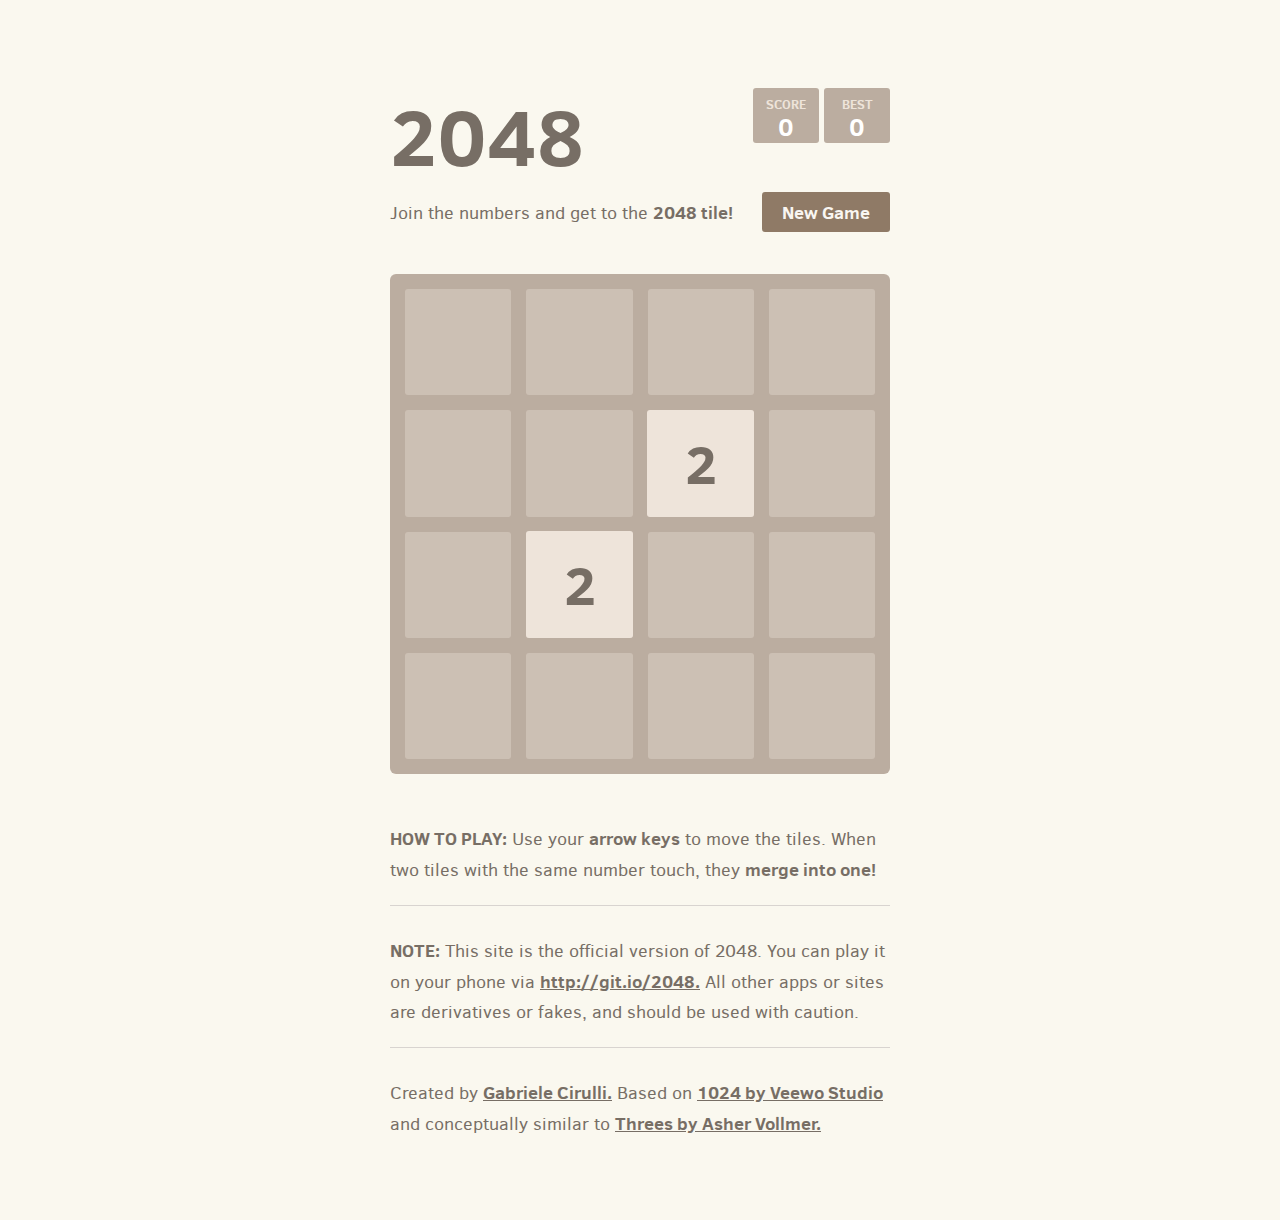
<file: games/2048/index.html>
<!DOCTYPE html>
<html>
<head>
  <meta charset="utf-8">
  <title>2048</title>

  <link href="style/main.css" rel="stylesheet" type="text/css">
  <link rel="shortcut icon" href="favicon.ico">
  <link rel="apple-touch-icon" href="meta/apple-touch-icon.png">
  <link rel="apple-touch-startup-image" href="meta/apple-touch-startup-image-640x1096.png" media="(device-width: 320px) and (device-height: 568px) and (-webkit-device-pixel-ratio: 2)"> <!-- iPhone 5+ -->
  <link rel="apple-touch-startup-image" href="meta/apple-touch-startup-image-640x920.png"  media="(device-width: 320px) and (device-height: 480px) and (-webkit-device-pixel-ratio: 2)"> <!-- iPhone, retina -->
  <meta name="apple-mobile-web-app-capable" content="yes">
  <meta name="apple-mobile-web-app-status-bar-style" content="black">

  <meta name="HandheldFriendly" content="True">
  <meta name="MobileOptimized" content="320">
  <meta name="viewport" content="width=device-width, target-densitydpi=160dpi, initial-scale=1.0, maximum-scale=1, user-scalable=no, minimal-ui">
</head>
<body>
  <div class="container">
    <div class="heading">
      <h1 class="title">2048</h1>
      <div class="scores-container">
        <div class="score-container">0</div>
        <div class="best-container">0</div>
      </div>
    </div>

    <div class="above-game">
      <p class="game-intro">Join the numbers and get to the <strong>2048 tile!</strong></p>
      <a class="restart-button">New Game</a>
    </div>

    <div class="game-container">
      <div class="game-message">
        <p></p>
        <div class="lower">
	        <a class="keep-playing-button">Keep going</a>
          <a class="retry-button">Try again</a>
        </div>
      </div>

      <div class="grid-container">
        <div class="grid-row">
          <div class="grid-cell"></div>
          <div class="grid-cell"></div>
          <div class="grid-cell"></div>
          <div class="grid-cell"></div>
        </div>
        <div class="grid-row">
          <div class="grid-cell"></div>
          <div class="grid-cell"></div>
          <div class="grid-cell"></div>
          <div class="grid-cell"></div>
        </div>
        <div class="grid-row">
          <div class="grid-cell"></div>
          <div class="grid-cell"></div>
          <div class="grid-cell"></div>
          <div class="grid-cell"></div>
        </div>
        <div class="grid-row">
          <div class="grid-cell"></div>
          <div class="grid-cell"></div>
          <div class="grid-cell"></div>
          <div class="grid-cell"></div>
        </div>
      </div>

      <div class="tile-container">

      </div>
    </div>

    <p class="game-explanation">
      <strong class="important">How to play:</strong> Use your <strong>arrow keys</strong> to move the tiles. When two tiles with the same number touch, they <strong>merge into one!</strong>
    </p>
    <hr>
    <p>
    <strong class="important">Note:</strong> This site is the official version of 2048. You can play it on your phone via <a href="http://git.io/2048">http://git.io/2048.</a> All other apps or sites are derivatives or fakes, and should be used with caution.
    </p>
    <hr>
    <p>
    Created by <a href="http://gabrielecirulli.com" target="_blank">Gabriele Cirulli.</a> Based on <a href="https://itunes.apple.com/us/app/1024!/id823499224" target="_blank">1024 by Veewo Studio</a> and conceptually similar to <a href="http://asherv.com/threes/" target="_blank">Threes by Asher Vollmer.</a>
    </p>
  </div>

  <script src="js/bind_polyfill.js"></script>
  <script src="js/classlist_polyfill.js"></script>
  <script src="js/animframe_polyfill.js"></script>
  <script src="js/keyboard_input_manager.js"></script>
  <script src="js/html_actuator.js"></script>
  <script src="js/grid.js"></script>
  <script src="js/tile.js"></script>
  <script src="js/local_storage_manager.js"></script>
  <script src="js/game_manager.js"></script>
  <script src="js/application.js"></script>
</body>
</html>
</file>
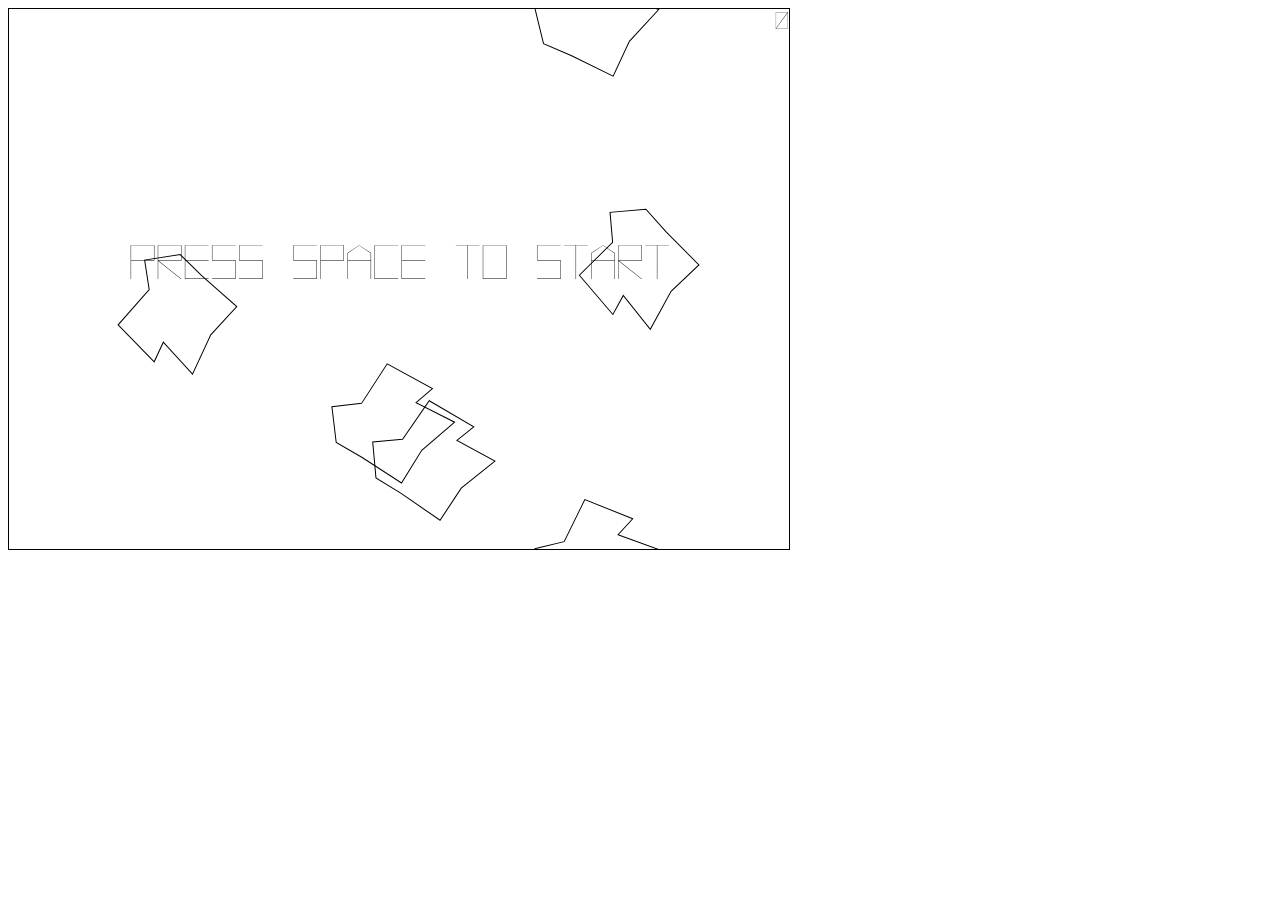
<file: games/asteroids/index.html>
<html>
  <head>
    <script src="jquery-1.4.1.min.js"></script>
    <script src="vector_battle_regular.typeface.js"></script>
    <script src="ipad.js"></script>
    <script src="game.js"></script>
    <style>
      #canvas { border:1px solid black; top:0px; left:0px; }
      .button { position:absolute; border:1px solid black; }
      #left-controls { position:absolute; left:1px; bottom:0px; display:none; }
      #right-controls { position:absolute; right:1px; bottom:0px; display:none; }
      #up { width:200px; height:100px; bottom:100px;}
      #left { width:100px; height:100px; bottom:0px;}
      #right { width:100px; height:100px; bottom:0px; left:100px; }
      #space { width:200px; height:200px; bottom:0px; right:0px; }
    </style>
  </head>
  <body>
    <div id="game-container">
      <canvas id="canvas" width="780" height="540"></canvas>
      <div id="left-controls">
        <div id="up" class='button'>THRUST</div>
        <div id="left" class='button'>LEFT</div>
        <div id="right" class='button'>RIGHT</div>
      </div>
      <div id="right-controls">
        <div id="space" class='button'>FIRE</div>
      </div>
    </div>
  </body>
</html>
</file>
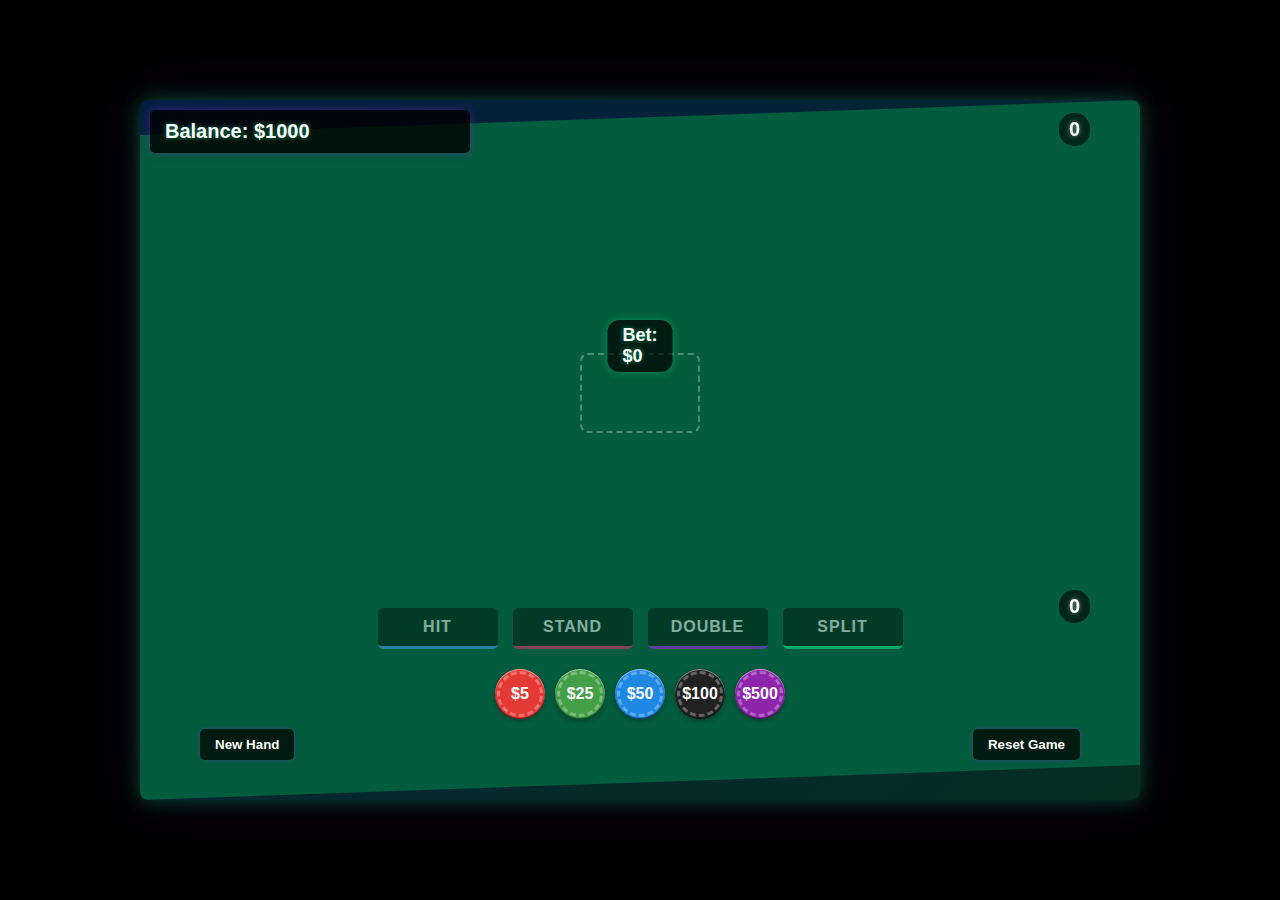
<file: games/blackjack/index.html>
<!DOCTYPE html>
<html lang="en">
<head>
    <meta charset="UTF-8">
    <meta name="viewport" content="width=device-width, initial-scale=1.0, maximum-scale=1.0, user-scalable=no">
    <link rel="icon" type="image/x-icon" href="favicon/favicon.ico">
    <title>Blackjack Game | A Simple Blackjack Game</title>
    <meta name="description" content="A simple and fun blackjack game that allows you to play against the dealer. The goal is to get as close to 21 as possible without going over.">

    <!-- Open Graph Meta Tags -->
    <meta property="og:title" content="Blackjack Game | A Simple Blackjack Game">
    <meta property="og:description" content="A simple and fun blackjack game that allows you to play against the dealer. The goal is to get as close to 21 as possible without going over.">
    <meta property="og:image" content="https://i.ibb.co/d4fJS5QZ/og-image.jpg">
    <meta property="og:url" content="https://saganaki22.github.io/Blackjack/">
    <meta property="og:type" content="website">
    
    <!-- Twitter Card Meta Tags -->
    <meta name="twitter:card" content="summary_large_image">
    <meta name="twitter:title" content="Blackjack Game | A Simple Blackjack Game">
    <meta name="twitter:description" content="A simple and fun blackjack game that allows you to play against the dealer. The goal is to get as close to 21 as possible without going over.">
    <meta name="twitter:image" content="https://i.ibb.co/d4fJS5QZ/og-image.jpg">
       <!-- Favicons -->
    <link rel="icon" type="image/png" sizes="32x32" href="favicon/favicon-32x32.png">
    <link rel="icon" type="image/png" sizes="16x16" href="favicon/favicon-16x16.png">
    <link rel="apple-touch-icon" sizes="180x180" href="favicon/apple-touch-icon.png">
    <link rel="manifest" href="favicon/site.webmanifest">
    <meta name="theme-color" content="#ffffff">
    <style>
        :root {
            --neon-purple: #b026ff;
            --neon-blue: #4da6ff;
            --neon-green: #00ff9d;
            --neon-red: #ff2a6d;
            --felt-green: #035c3d;
            --card-back: #1a237e;
            --chip-red: #e53935;
            --chip-blue: #1e88e5;
            --chip-green: #43a047;
            --chip-black: #212121;
            --chip-purple: #8e24aa;
        }

        * {
            margin: 0;
            padding: 0;
            box-sizing: border-box;
            font-family: 'Arial', sans-serif;
            user-select: none; /* Prevent text selection */
            -webkit-user-select: none; /* For Safari */
            -moz-user-select: none; /* For Firefox */
            -ms-user-select: none; /* For IE/Edge */
        }

        body {
            background-color: #000;
            color: white;
            min-height: 100vh;
            overflow: hidden;
            display: flex;
            flex-direction: column;
            justify-content: center;
            align-items: center;
        }

        .game-container {
            width: 1000px;
            height: 700px;
            position: relative;
            background: linear-gradient(145deg, #041e42, #052e20);
            border-radius: 8px;
            box-shadow: 0 0 20px rgba(0, 255, 157, 0.3), 
                        0 0 60px rgba(176, 38, 255, 0.1);
            overflow: hidden;
        }

        .game-container::before {
            content: '';
            position: absolute;
            top: 0;
            left: 0;
            right: 0;
            bottom: 0;
            background: var(--felt-green);
            clip-path: polygon(0 5%, 100% 0, 100% 95%, 0 100%);
            z-index: 0;
        }

        .table {
            position: relative;
            width: 100%;
            height: 100%;
            z-index: 1;
            padding: 20px;
            display: flex;
            flex-direction: column;
        }

        .info-panel {
            display: flex;
            justify-content: space-between;
            width: 320px;
            padding: 10px 15px;
            background: rgba(0,0,0,0.8);
            border-radius: 5px;
            margin: 10px 0 0 10px;
            color: white;
            font-size: 14px;
            box-shadow: 0 0 10px rgba(176, 38, 255, 0.3);
            z-index: 10;
            position: absolute;
            top: 0;
            left: 0;
        }

        .dealer-area, .player-area {
            display: flex;
            flex-direction: column;
            align-items: center;
            padding: 20px;
            flex: 1;
            position: relative;
        }

        .dealer-area {
            justify-content: flex-end;
        }

        .player-area {
            justify-content: flex-start;
        }

        .hand {
            display: flex;
            justify-content: center;
            height: 150px;
            width: 100%;
            position: relative;
        }

        .hand-value {
            position: absolute;
            font-size: 20px;
            color: white;
            text-shadow: 0 0 5px rgba(255,255,255,0.5);
            font-weight: bold;
            padding: 5px 10px;
            border-radius: 15px;
            background: rgba(0,0,0,0.6);
            backdrop-filter: blur(5px);
            z-index: 10;
        }

        .dealer-hand-value {
            top: -35px;
            right: 10px;
        }

        .player-hand-value {
            bottom: -35px;
            right: 10px;
        }

        .card {
            width: 100px;
            height: 140px;
            background-color: white;
            border-radius: 8px;
            margin: 0 -20px;
            position: relative;
            box-shadow: 0 2px 10px rgba(0,0,0,0.3);
            transition: transform 0.3s ease-out;
            transform-style: preserve-3d;
            transform: perspective(800px) rotateY(180deg);
            cursor: default;
        }

        .card.dealt {
            transform: perspective(800px) rotateY(0deg);
        }

        .card.hidden {
            transform: perspective(800px) rotateY(180deg);
        }

        .card-face, .card-back {
            position: absolute;
            width: 100%;
            height: 100%;
            backface-visibility: hidden;
            border-radius: 8px;
            display: flex;
            justify-content: center;
            align-items: center;
            font-weight: bold;
        }

        .card-face {
            background-color: white;
            color: black;
            display: flex;
            flex-direction: column;
            padding: 5px;
        }

        .card-back {
            background: var(--card-back);
            background-image: linear-gradient(45deg, #1a237e 25%, transparent 25%), 
                             linear-gradient(-45deg, #1a237e 25%, transparent 25%), 
                             linear-gradient(45deg, transparent 75%, #1a237e 75%), 
                             linear-gradient(-45deg, transparent 75%, #1a237e 75%);
            background-size: 20px 20px;
            background-position: 0 0, 0 10px, 10px -10px, -10px 0px;
            border: 5px solid #3949ab;
            transform: rotateY(180deg);
        }

        .card-value {
            font-size: 24px;
            position: absolute;
            top: 5px;
            left: 5px;
        }

        .card-value-bottom {
            font-size: 24px;
            position: absolute;
            bottom: 5px;
            right: 5px;
            transform: rotate(180deg);
        }

        .card-suit {
            font-size: 40px;
            margin: auto;
        }

        .hearts, .diamonds {
            color: red;
        }

        .controls {
            display: flex;
            justify-content: center;
            gap: 15px;
            margin-top: 20px;
            margin-bottom: 10px;
        }

        .btn {
            padding: 10px 20px;
            border: none;
            border-radius: 5px;
            font-size: 16px;
            font-weight: bold;
            cursor: pointer;
            transition: all 0.2s ease;
            text-transform: uppercase;
            letter-spacing: 1px;
            background: rgba(0,0,0,0.7);
            color: white;
            min-width: 120px;
            text-align: center;
            box-shadow: 0 0 10px rgba(0, 255, 157, 0.3);
        }

        .btn:hover {
            transform: translateY(-3px);
            box-shadow: 0 0 15px rgba(176, 38, 255, 0.5);
        }

        .btn:active {
            transform: translateY(1px);
        }

        .btn-hit {
            border-bottom: 3px solid var(--neon-blue);
        }

        .btn-stand {
            border-bottom: 3px solid var(--neon-red);
        }

        .btn-double {
            border-bottom: 3px solid var(--neon-purple);
        }

        .btn-split {
            border-bottom: 3px solid var(--neon-green);
        }

        .btn:disabled {
            opacity: 0.5;
            cursor: not-allowed;
            transform: none;
            box-shadow: none;
        }

        .chip-tray {
            display: flex;
            gap: 10px;
            margin-top: 10px;
            justify-content: center;
        }

        .chip {
            width: 50px;
            height: 50px;
            border-radius: 50%;
            display: flex;
            justify-content: center;
            align-items: center;
            color: white;
            font-weight: bold;
            cursor: grab;
            box-shadow: 
                0 1px 0 rgba(255,255,255,0.5) inset,
                0 -1px 0 rgba(0,0,0,0.5) inset,
                0 2px 5px rgba(0,0,0,0.3);
            position: relative;
            user-select: none;
            transition: transform 0.2s ease;
        }

        .chip::before {
            content: '';
            position: absolute;
            width: 40px;
            height: 40px;
            border-radius: 50%;
            border: 3px dashed rgba(255,255,255,0.3);
        }

        .chip:hover {
            transform: translateY(-3px);
        }

        .chip[draggable="true"]:active {
            cursor: grabbing;
        }

        .chip-5 {
            background: var(--chip-red);
        }

        .chip-25 {
            background: var(--chip-green);
        }

        .chip-50 {
            background: var(--chip-blue);
        }

        .chip-100 {
            background: var(--chip-black);
        }

        .chip-500 {
            background: var(--chip-purple);
        }

        .bet-area {
            width: 120px;
            height: 80px;
            border: 2px dashed rgba(255, 255, 255, 0.3);
            border-radius: 8px;
            display: flex;
            flex-direction: column;
            justify-content: center;
            align-items: center;
            margin: 15px auto 5px auto;
            transition: all 0.3s ease;
            position: relative;
        }

        .bet-area.highlight {
            border-color: var(--neon-green);
            box-shadow: 0 0 15px rgba(0, 255, 157, 0.5);
        }

        .bet-amount {
            position: absolute;
            top: -35px;
            left: 50%;
            transform: translateX(-50%);
            font-size: 18px;
            font-weight: bold;
            color: white;
            background: rgba(0,0,0,0.7);
            padding: 5px 15px;
            border-radius: 12px;
            text-shadow: 0 0 5px rgba(0, 255, 157, 0.5);
            box-shadow: 0 0 10px rgba(0, 255, 157, 0.3);
            z-index: 10;
        }

        .bet-chips {
            position: absolute;
            top: 50%;
            left: 50%;
            transform: translate(-50%, -50%);
            display: flex;
            flex-direction: column;
            align-items: center;
        }

        .bet-chip {
            width: 40px;
            height: 40px;
            border-radius: 50%;
            margin-top: -15px;
            position: relative;
            box-shadow: 
                0 1px 0 rgba(255,255,255,0.5) inset,
                0 -1px 0 rgba(0,0,0,0.5) inset,
                0 2px 5px rgba(0,0,0,0.3);
            display: flex;
            justify-content: center;
            align-items: center;
            color: white;
            font-weight: bold;
            font-size: 10px;
            transform: perspective(100px) rotateX(30deg);
        }
        
        .bet-chip::before {
            content: '';
            position: absolute;
            width: 32px;
            height: 32px;
            border-radius: 50%;
            border: 2px dashed rgba(255,255,255,0.3);
        }

        .message {
            position: absolute;
            top: 50%;
            left: 50%;
            transform: translate(-50%, -50%);
            background: rgba(0,0,0,0.8);
            padding: 20px 40px;
            border-radius: 10px;
            font-size: 28px;
            font-weight: bold;
            color: white;
            text-align: center;
            z-index: 100;
            opacity: 0;
            transition: opacity 0.3s ease;
            pointer-events: none;
            text-shadow: 0 0 10px var(--neon-green);
        }

        .message.show {
            opacity: 1;
        }

        .win-message {
            color: var(--neon-green);
        }

        .lose-message {
            color: var(--neon-red);
        }

        .push-message {
            color: var(--neon-blue);
        }

        .balance {
            font-size: 20px;
            font-weight: bold;
            text-shadow: 0 0 5px rgba(0, 255, 157, 0.5);
        }

        .history-log {
            max-height: 100px;
            overflow-y: auto;
            margin-left: 20px;
            flex: 1;
            display: flex;
            flex-direction: column;
            align-items: flex-start;
            padding-right: 10px;
            scrollbar-width: thin;
            scrollbar-color: var(--neon-blue) rgba(0,0,0,0.2);
        }

        /* Custom scrollbar styling for Webkit browsers (Chrome, Safari, etc.) */
        .history-log::-webkit-scrollbar {
            width: 8px;
        }

        .history-log::-webkit-scrollbar-track {
            background: rgba(0,0,0,0.2);
            border-radius: 4px;
        }

        .history-log::-webkit-scrollbar-thumb {
            background: var(--neon-blue);
            border-radius: 4px;
            box-shadow: 0 0 5px var(--neon-blue);
        }

        .history-log::-webkit-scrollbar-thumb:hover {
            background: var(--neon-purple);
            box-shadow: 0 0 8px var(--neon-purple);
        }

        .history-item {
            margin: 2px 0;
            padding: 2px 5px;
            border-radius: 3px;
            font-size: 12px;
        }

        /* CSS for history items - win, lose, push */
        .history-win {
            background-color: rgba(0, 255, 157, 0.2);
            border-left: 3px solid var(--neon-green);
        }

        .history-lose {
            background-color: rgba(255, 42, 109, 0.2);
            border-left: 3px solid var(--neon-red);
        }

        .history-push {
            background-color: rgba(77, 166, 255, 0.2);
            border-left: 3px solid var(--neon-blue);
        }

        .actions-panel {
            display: flex;
            justify-content: space-between;
            width: 100%;
            padding: 0 20px;
        }

        .new-game, .new-hand {
            background: rgba(0,0,0,0.7);
            border: none;
            color: white;
            padding: 8px 15px;
            border-radius: 5px;
            cursor: pointer;
            transition: all 0.2s ease;
            font-weight: bold;
            margin-top: 10px;
            box-shadow: 0 0 5px rgba(176, 38, 255, 0.3);
        }

        .new-game:hover, .new-hand:hover {
            box-shadow: 0 0 10px rgba(176, 38, 255, 0.5);
            transform: translateY(-2px);
        }

        /* Animations */
        @keyframes breathe {
            0% { box-shadow: 0 0 5px rgba(255, 255, 0, 0.3); }
            50% { box-shadow: 0 0 20px rgba(255, 255, 0, 0.8); border-color: yellow; }
            100% { box-shadow: 0 0 5px rgba(255, 255, 0, 0.3); }
        }

        .breathe {
            animation: breathe 1.5s infinite;
            border: 2px solid rgba(255, 255, 0, 0.5) !important;
        }

        @keyframes blueGlow {
            0% { box-shadow: 0 0 5px rgba(77, 166, 255, 0.5); }
            50% { box-shadow: 0 0 15px rgba(77, 166, 255, 0.8); border-color: var(--neon-blue); }
            100% { box-shadow: 0 0 5px rgba(77, 166, 255, 0.5); }
        }

        .blue-glow {
            animation: blueGlow 1.5s infinite;
            border: 2px solid var(--neon-blue) !important;
        }

        @keyframes buttonPulse {
            0% { transform: translateX(-50%) scale(1); box-shadow: 0 0 10px rgba(0, 255, 157, 0.5); }
            50% { transform: translateX(-50%) scale(1.1); box-shadow: 0 0 20px rgba(0, 255, 157, 0.8); }
            100% { transform: translateX(-50%) scale(1); box-shadow: 0 0 10px rgba(0, 255, 157, 0.5); }
        }

        .button-pulse {
            animation: buttonPulse 1.5s infinite;
        }

        @keyframes pulse {
            0% { box-shadow: 0 0 5px rgba(255, 255, 255, 0.3); }
            50% { box-shadow: 0 0 15px rgba(255, 255, 255, 0.8); border-color: white; }
            100% { box-shadow: 0 0 5px rgba(255, 255, 255, 0.3); }
        }

        .pulse {
            animation: pulse 1.5s infinite;
            border: 2px dashed rgba(255, 255, 255, 0.8) !important;
        }

        @keyframes slideIn {
            0% { transform: translateY(-20px); opacity: 0; }
            100% { transform: translateY(0); opacity: 1; }
        }

        .slide-in {
            animation: slideIn 0.5s forwards;
        }

        .button-breathe {
            animation: buttonBreathe 2s infinite;
            border: 2px solid rgba(0, 255, 157, 0.5);
        }
        
        /* Responsive adjustments */
        @media (max-width: 1024px) {
            .game-container {
                width: 95%;
                height: 95vh;
            }

            .card {
                width: 80px;
                height: 120px;
            }
        }
        
        /* Mobile and touch-specific styles */
        @media (max-width: 768px) {
            .controls {
                flex-wrap: wrap;
            }

            .btn {
                flex: 1;
                min-width: auto;
                padding: 12px 15px;
                font-size: 16px;
            }
            
            .chip {
                width: 60px;
                height: 60px;
                font-size: 18px;
            }
            
            .chip::before {
                width: 48px;
                height: 48px;
            }
            
            .bet-button {
                padding: 12px 25px;
                font-size: 18px;
                border-radius: 25px;
            }
            
            .new-hand, .new-game {
                padding: 12px 20px;
                font-size: 16px;
            }
            
            /* Mobile layout adjustments */
            .info-panel {
                flex-direction: column;
                width: 280px;
                padding: 10px;
                margin: 5px 0 0 5px;
                position: absolute;
                top: 5px;
                left: 5px;
                z-index: 100;
                background-color: rgba(0, 0, 0, 0.85);
                border: 1px solid rgba(77, 166, 255, 0.2);
                border-radius: 5px;
                transition: opacity 0.3s ease, transform 0.3s ease;
            }
            
            .info-panel.collapsed {
                transform: translateY(-80%);
                opacity: 0.7;
            }

            .info-panel::after {
                content: "≡";
                position: absolute;
                bottom: -20px;
                right: 10px;
                background-color: rgba(0, 0, 0, 0.8);
                border: 1px solid rgba(77, 166, 255, 0.2);
                color: var(--neon-blue);
                width: 24px;
                height: 20px;
                display: flex;
                justify-content: center;
                align-items: center;
                border-radius: 0 0 4px 4px;
                cursor: pointer;
                font-size: 16px;
                text-shadow: 0 0 5px var(--neon-blue);
            }
            
            .balance {
                margin-bottom: 5px;
                font-size: 14px;
                text-shadow: 0 0 5px var(--neon-blue);
            }
            
            .history-log {
                max-height: 80px;
                width: 100%;
                border-top: 1px solid rgba(77, 166, 255, 0.2);
                padding-top: 3px;
                margin-top: 3px;
                transition: max-height 0.3s ease;
            }
            
            .history-item {
                width: 100%;
                font-size: 11px;
                margin: 1px 0;
                white-space: nowrap;
                overflow: hidden;
                text-overflow: ellipsis;
            }
        }
        
        /* Add active states for touch devices */
        @media (hover: none) {
            .btn:active, .new-hand:active, .new-game:active {
                transform: scale(0.95);
                box-shadow: 0 0 15px rgba(0, 255, 157, 0.7);
            }
            
            .chip:active {
                transform: scale(1.1);
            }
            
            .bet-button:active {
                transform: translateX(-50%) scale(0.95);
            }
            
            .touch-active {
                transition: transform 0.1s ease, box-shadow 0.1s ease;
            }
            
            .btn.touch-active, .new-hand.touch-active, .new-game.touch-active {
                transform: scale(0.95);
                box-shadow: 0 0 15px rgba(0, 255, 157, 0.7);
            }
            
            .bet-button.touch-active {
                transform: translateX(-50%) scale(0.95);
                box-shadow: 0 0 15px rgba(0, 255, 157, 0.8);
            }
        }
        
        /* Bet Button Styles */
        .bet-button {
            background: linear-gradient(145deg, var(--neon-green), var(--neon-blue));
            color: white;
            border: none;
            border-radius: 20px;
            padding: 8px 20px;
            font-weight: bold;
            cursor: pointer;
            box-shadow: 0 0 10px rgba(0, 255, 157, 0.5);
            transition: all 0.3s ease;
            display: none; /* Initially hidden */
            position: absolute; /* Changed from relative to absolute */
            z-index: 10;
            top: 100%; /* Position it at the bottom edge of bet-area */
            left: 50%;
            transform: translateX(-50%); /* Center it horizontally */
            margin-top: 15px; /* Increased space between bet area and button */
        }

        .bet-button:hover {
            transform: translateX(-50%) scale(1.05); /* Keep horizontal centering while scaling */
            box-shadow: 0 0 15px rgba(0, 255, 157, 0.8);
        }

        .bet-button:active {
            transform: translateX(-50%) scale(0.98); /* Keep horizontal centering when clicked */
        }

        .bet-button.button-breathe:hover {
            animation: buttonBreathe 2s infinite;
        }

        .bet-button.button-breathe:active {
            animation: buttonBreathe 2s infinite;
        }
        
        @keyframes buttonBreathe {
            0% { box-shadow: 0 0 10px rgba(0, 255, 157, 0.5); border-color: rgba(0, 255, 157, 0.5); }
            50% { box-shadow: 0 0 20px rgba(0, 255, 157, 0.8), 0 0 30px rgba(0, 255, 157, 0.4); border-color: rgba(0, 255, 157, 1); }
            100% { box-shadow: 0 0 10px rgba(0, 255, 157, 0.5); border-color: rgba(0, 255, 157, 0.5); }
        }

        /* Extra small mobile screens */
        @media (max-width: 360px) {
            .info-panel {
                width: 240px;
            }

            .history-log {
                max-height: 65px;
            }

            .history-item {
                font-size: 10px;
                padding: 2px 4px;
            }
        }
    </style>
</head>
<body>
    <div class="game-container">
        <div class="table">
            <div class="info-panel">
                <div class="balance">Balance: $1000</div>
                <div class="history-log"></div>
            </div>
            <div class="dealer-area">
                <div class="hand dealer-hand">
                    <span class="hand-value dealer-hand-value">0</span>
                </div>
            </div>
            <div class="player-area">
                <div class="message"></div>
                <div class="bet-area">
                    <div class="bet-chips"></div>
                    <div class="bet-amount">Bet: $0</div>
                    <button class="bet-button">Deal Cards</button>
                </div>
                <div class="hand player-hand">
                    <span class="hand-value player-hand-value">0</span>
                </div>
                <div class="controls">
                    <button class="btn btn-hit" disabled>Hit</button>
                    <button class="btn btn-stand" disabled>Stand</button>
                    <button class="btn btn-double" disabled>Double</button>
                    <button class="btn btn-split" disabled>Split</button>
                </div>
                <div class="chip-tray">
                    <div class="chip chip-5" draggable="true" data-value="5">$5</div>
                    <div class="chip chip-25" draggable="true" data-value="25">$25</div>
                    <div class="chip chip-50" draggable="true" data-value="50">$50</div>
                    <div class="chip chip-100" draggable="true" data-value="100">$100</div>
                    <div class="chip chip-500" draggable="true" data-value="500">$500</div>
                </div>
                <div class="actions-panel">
                    <button class="new-hand">New Hand</button>
                    <button class="new-game">Reset Game</button>
                </div>
            </div>
        </div>
    </div>

    <script>
        // Game state
        const state = {
            deck: [],
            dealerHand: [],
            playerHand: [],
            playerSplitHand: null,
            currentHand: 'player',
            balance: 1000,
            bet: 0,
            betPlaced: false,
            gameInProgress: false,
            canSplit: false,
            canDouble: false,
            dealersTurn: false,
            handOver: false,
            cardsDealt: 0
        };

        // DOM Elements
        const dealerHandElement = document.querySelector('.dealer-hand');
        const playerHandElement = document.querySelector('.player-hand');
        let dealerValueElement = document.querySelector('.dealer-hand-value');
        let playerValueElement = document.querySelector('.player-hand-value');
        const hitButton = document.querySelector('.btn-hit');
        const standButton = document.querySelector('.btn-stand');
        const doubleButton = document.querySelector('.btn-double');
        const splitButton = document.querySelector('.btn-split');
        const balanceElement = document.querySelector('.balance');
        const betElement = document.querySelector('.bet-amount');
        const betArea = document.querySelector('.bet-area');
        const betChipsElement = document.querySelector('.bet-chips');
        const newHandButton = document.querySelector('.new-hand');
        const newGameButton = document.querySelector('.new-game');
        const messageElement = document.querySelector('.message');
        const historyLog = document.querySelector('.history-log');
        const chipElements = document.querySelectorAll('.chip');
        const betButton = document.querySelector('.bet-button');

        // Card definitions
        const suits = ['♥', '♦', '♠', '♣'];
        const values = ['2', '3', '4', '5', '6', '7', '8', '9', '10', 'J', 'Q', 'K', 'A'];

        // Initialize the game
        function init() {
            updateBalanceDisplay();
            setupDragAndDrop();
            setupEventListeners();
            createNewDeck();
            shuffleDeck();
        }

        // Create a fresh deck of cards
        function createNewDeck() {
            state.deck = [];
            for (const suit of suits) {
                for (const value of values) {
                    state.deck.push({ suit, value });
                }
            }
        }

        // Shuffle the deck
        function shuffleDeck() {
            for (let i = state.deck.length - 1; i > 0; i--) {
                const j = Math.floor(Math.random() * (i + 1));
                [state.deck[i], state.deck[j]] = [state.deck[j], state.deck[i]];
            }
            playSound('shuffle');
        }

        // Check if we need to shuffle (less than 20% of cards left)
        function checkDeckShuffle() {
            if (state.deck.length < 11) {
                createNewDeck();
                shuffleDeck();
                addHistoryItem('Deck shuffled', 'neutral');
            }
        }

        // Set up drag and drop for betting chips
        function setupDragAndDrop() {
            chipElements.forEach(chip => {
                chip.addEventListener('dragstart', dragStart);
                
                // Add touch events for mobile devices
                chip.addEventListener('touchstart', touchStart, { passive: false });
                chip.addEventListener('touchmove', touchMove, { passive: false });
                chip.addEventListener('touchend', touchEnd);
            });

            betArea.addEventListener('dragover', dragOver);
            betArea.addEventListener('dragleave', dragLeave);
            betArea.addEventListener('drop', drop);
            
            // Add touch events for the bet area
            betArea.addEventListener('touchenter', dragOver);
            betArea.addEventListener('touchleave', dragLeave);
        }

        // Touch event handlers for mobile devices
        let touchDragging = false;
        let draggedChip = null;
        let chipValue = 0;
        let touchOffsetX = 0;
        let touchOffsetY = 0;
        
        function touchStart(e) {
            if (state.gameInProgress === true) {
                return false;
            }
            
            e.preventDefault();
            const touch = e.touches[0];
            
            // Get the chip value
            chipValue = parseInt(this.dataset.value);
            
            // Create visual feedback for dragging
            this.classList.add('dragging');
            
            // Create a clone of the chip that follows the touch
            draggedChip = this.cloneNode(true);
            draggedChip.style.position = 'absolute';
            draggedChip.style.zIndex = '1000';
            draggedChip.style.opacity = '0.8';
            draggedChip.style.pointerEvents = 'none';
            document.body.appendChild(draggedChip);
            
            // Calculate offset from touch point to chip center
            const rect = this.getBoundingClientRect();
            touchOffsetX = rect.width / 2;
            touchOffsetY = rect.height / 2;
            
            // Position the clone at the touch point
            draggedChip.style.left = (touch.clientX - touchOffsetX) + 'px';
            draggedChip.style.top = (touch.clientY - touchOffsetY) + 'px';
            
            touchDragging = true;
        }
        
        function touchMove(e) {
            if (!touchDragging || state.gameInProgress) return;
            
            e.preventDefault();
            const touch = e.touches[0];
            
            // Move the chip clone with the touch
            draggedChip.style.left = (touch.clientX - touchOffsetX) + 'px';
            draggedChip.style.top = (touch.clientY - touchOffsetY) + 'px';
            
            // Detect if touch is over bet area
            const betRect = betArea.getBoundingClientRect();
            if (touch.clientX >= betRect.left && touch.clientX <= betRect.right &&
                touch.clientY >= betRect.top && touch.clientY <= betRect.bottom) {
                betArea.classList.add('highlight');
            } else {
                betArea.classList.remove('highlight');
            }
        }
        
        function touchEnd(e) {
            if (!touchDragging) return;
            
            const touch = e.changedTouches[0];
            
            // Check if the touch ended over the bet area
            const betRect = betArea.getBoundingClientRect();
            if (touch.clientX >= betRect.left && touch.clientX <= betRect.right &&
                touch.clientY >= betRect.top && touch.clientY <= betRect.bottom) {
                // Place the bet if the chip is over the bet area
                if (chipValue <= state.balance) {
                    placeBet(chipValue);
                    playSound('chip');
                    
                    // Show and highlight the bet button
                    if (state.bet > 0) {
                        betButton.style.display = 'block';
                        betButton.classList.add('button-breathe');
                    }
                } else {
                    showMessage('Not enough chips!', 'lose');
                }
            }
            
            // Clean up
            betArea.classList.remove('highlight');
            document.querySelectorAll('.chip.dragging').forEach(chip => {
                chip.classList.remove('dragging');
            });
            
            if (draggedChip) {
                document.body.removeChild(draggedChip);
                draggedChip = null;
            }
            
            touchDragging = false;
        }

        // Set up event listeners
        function setupEventListeners() {
            // Add both mouse and touch events for buttons
            hitButton.addEventListener('click', hit);
            standButton.addEventListener('click', stand);
            doubleButton.addEventListener('click', doubleDown);
            splitButton.addEventListener('click', split);
            newHandButton.addEventListener('click', startNewHand);
            newGameButton.addEventListener('click', resetGame);
            betButton.addEventListener('click', startNewHand);
            
            // Add touch-specific feedback for all buttons
            const allButtons = [hitButton, standButton, doubleButton, splitButton, newHandButton, newGameButton, betButton];
            allButtons.forEach(button => {
                // Add touch feedback (visual feedback on touchstart)
                button.addEventListener('touchstart', function(e) {
                    if (!this.disabled) {
                        this.classList.add('touch-active');
                    }
                }, { passive: true });
                
                // Remove touch feedback
                button.addEventListener('touchend', function(e) {
                    this.classList.remove('touch-active');
                }, { passive: true });
                
                button.addEventListener('touchcancel', function(e) {
                    this.classList.remove('touch-active');
                }, { passive: true });
            });
            
            // Prevent zoom on double tap for mobile devices
            document.addEventListener('touchend', function(e) {
                const now = Date.now();
                const DOUBLE_TAP_THRESHOLD = 300;
                if (now - lastTap < DOUBLE_TAP_THRESHOLD) {
                    e.preventDefault();
                }
                lastTap = now;
            }, { passive: false });

            // For mobile devices - make info panel collapsible
            if (window.matchMedia("(max-width: 768px)").matches) {
                const infoPanel = document.querySelector('.info-panel');
                if (infoPanel) {
                    infoPanel.addEventListener('click', function(e) {
                        // Check if click was on the tab area (the ::after pseudo-element)
                        if (e.clientY > infoPanel.getBoundingClientRect().bottom - 30) {
                            infoPanel.classList.toggle('collapsed');
                        }
                    });
                }
            }
        }
        
        // Track for double-tap prevention
        let lastTap = 0;

        // Drag functions for chips
        function dragStart(e) {
            // Only block dragging if a game is actively in progress
            if (state.gameInProgress === true) {
                return false;
            }
            
            e.dataTransfer.setData('text/plain', e.target.dataset.value);
            setTimeout(() => {
                e.target.classList.add('dragging');
            }, 0);
        }

        function dragOver(e) {
            if (state.gameInProgress) return false;
            
            e.preventDefault();
            this.classList.add('highlight');
        }

        function dragLeave(e) {
            this.classList.remove('highlight');
        }

        function drop(e) {
            if (state.gameInProgress) return false;
            
            e.preventDefault();
            this.classList.remove('highlight');
            
            const chipValue = parseInt(e.dataTransfer.getData('text/plain'));
            
            if (chipValue <= state.balance) {
                placeBet(chipValue);
                playSound('chip');
                
                // Show and highlight the bet button - keep the animation running permanently
                if (state.bet > 0) {
                    betButton.style.display = 'block';
                    betButton.classList.add('button-breathe');
                }
            } else {
                showMessage('Not enough chips!', 'lose');
            }
            
            document.querySelectorAll('.chip.dragging').forEach(chip => {
                chip.classList.remove('dragging');
            });
        }

        // Place a bet
        function placeBet(amount) {
            if (amount > state.balance) {
                showMessage('Not enough chips!', 'lose');
                return;
            }
            
            state.bet += amount;
            state.balance -= amount;
            
            updateBetDisplay();
            updateBalanceDisplay();
            
            // Add chip visualization
            addChipToBetArea(amount);
            
            // Make the chips more visible
            const betChips = document.querySelectorAll('.bet-chip');
            betChips.forEach((chip, index) => {
                chip.style.zIndex = index + 1;
            });
            
            if (!state.betPlaced) {
                state.betPlaced = true;
                newHandButton.textContent = 'Deal Cards';
                
                // Show the bet button when chips are placed with permanent breathing effect
                betButton.style.display = 'block';
                betButton.classList.add('button-breathe');
            }
        }

        // Add a visual chip to the bet area
        function addChipToBetArea(amount) {
            const chip = document.createElement('div');
            chip.classList.add('bet-chip');
            
            // Set chip color based on denomination
            switch(amount) {
                case 5: chip.style.backgroundColor = 'var(--chip-red)'; chip.textContent = '$5'; break;
                case 25: chip.style.backgroundColor = 'var(--chip-green)'; chip.textContent = '$25'; break;
                case 50: chip.style.backgroundColor = 'var(--chip-blue)'; chip.textContent = '$50'; break;
                case 100: chip.style.backgroundColor = 'var(--chip-black)'; chip.textContent = '$100'; break;
                case 500: chip.style.backgroundColor = 'var(--chip-purple)'; chip.textContent = '$500'; break;
            }
            
            betChipsElement.appendChild(chip);
        }

        // Clear the bet area
        function clearBetArea() {
            betChipsElement.innerHTML = '';
        }

        // Start a new hand
        function startNewHand() {
            if (state.gameInProgress) return;
            
            // Remove blue glow effect if present
            newHandButton.classList.remove('blue-glow');
            
            if (!state.betPlaced) {
                showMessage('Place your bet first!', 'push');
                betArea.classList.add('pulse');
                setTimeout(() => {
                    betArea.classList.remove('pulse');
                }, 1500);
                return;
            }
            
            // Hide the bet button when the hand starts
            betButton.style.display = 'none';
            betButton.classList.remove('button-breathe');
            
            // Reset from previous hand
            clearCards();
            checkDeckShuffle();
            
            // Deal cards
            state.gameInProgress = true;
            state.handOver = false;
            state.dealersTurn = false;
            state.dealerHand = [];
            state.playerHand = [];
            state.playerSplitHand = null;
            state.currentHand = 'player';
            state.cardsDealt = 0;
            
            dealInitialCards();
            
            // Update button states
            newHandButton.disabled = true;
            newHandButton.textContent = 'New Hand';
            
            updateControls();
        }

        // Deal initial cards
        function dealInitialCards() {
            // Player card 1
            setTimeout(() => {
                dealCard(state.playerHand, playerHandElement, true);
            }, 300);
            
            // Dealer card 1
            setTimeout(() => {
                dealCard(state.dealerHand, dealerHandElement, true);
                // Show "??" for dealer's hand value until dealer's turn
                dealerValueElement.textContent = "**";
            }, 600);
            
            // Player card 2
            setTimeout(() => {
                dealCard(state.playerHand, playerHandElement, true);
                checkForNaturalBlackjack();
                updateControls();
            }, 900);
            
            // Dealer card 2
            setTimeout(() => {
                const card = state.deck.pop();
                state.dealerHand.push(card);
                renderCard(card, dealerHandElement, false);
                state.cardsDealt++;
                // Keep showing "??" for dealer's hand - don't update the value display
                updateControls();
            }, 1200);
        }

        // Deal a card
        function dealCard(hand, element, faceUp = true) {
            if (state.deck.length === 0) {
                createNewDeck();
                shuffleDeck();
            }
            
            const card = state.deck.pop();
            hand.push(card);
            renderCard(card, element, faceUp);
            state.cardsDealt++;
            
            // Update hand value
            if (element === playerHandElement) {
                updateHandValue(playerValueElement, calculateHandValue(hand));
                checkForBust(hand);
            } else if (!state.dealersTurn) {
                // Don't update dealer's hand value display until dealer's turn
                // Keep showing "??" - already set in dealInitialCards
            } else {
                // Only update dealer's hand value during dealer's turn
                updateHandValue(dealerValueElement, calculateHandValue(hand));
            }
            
            playSound('card');
        }

        // Render a card in the DOM
        function renderCard(card, element, faceUp = true) {
            const cardElement = document.createElement('div');
            cardElement.classList.add('card');
            
            const suitColor = card.suit === '♥' || card.suit === '♦' ? 'hearts' : 'spades';
            const value = card.value;
            
            cardElement.innerHTML = `
                <div class="card-face ${suitColor}">
                    <div class="card-value">${value}</div>
                    <div class="card-suit">${card.suit}</div>
                    <div class="card-value-bottom">${value}</div>
                </div>
                <div class="card-back"></div>
            `;
            
            element.appendChild(cardElement);
            
            // Animate the card flip
            setTimeout(() => {
                cardElement.classList.add(faceUp ? 'dealt' : 'hidden');
            }, 50);
        }

        // Update the hand value display
        function updateHandValue(element, value) {
            element.textContent = value;
        }

        // Calculate hand value
        function calculateHandValue(hand, hideFirstCard = false) {
            if (hand.length === 0) return 0;
            
            let handCopy = [...hand];
            if (hideFirstCard) {
                handCopy = handCopy.slice(1);
            }
            
            let value = 0;
            let aceCount = 0;
            
            for (const card of handCopy) {
                if (card.value === 'A') {
                    aceCount++;
                    value += 11;
                } else if (['K', 'Q', 'J'].includes(card.value)) {
                    value += 10;
                } else {
                    value += parseInt(card.value);
                }
            }
            
            // Adjust for aces
            while (value > 21 && aceCount > 0) {
                value -= 10;
                aceCount--;
            }
            
            return value;
        }

        // Check for a natural blackjack
        function checkForNaturalBlackjack() {
            if (state.playerHand.length === 2 && calculateHandValue(state.playerHand) === 21) {
                // Natural blackjack!
                dealerPlay();
            }
        }

        // Check for bust
        function checkForBust(hand) {
            const value = calculateHandValue(hand);
            if (value > 21) {
                if (state.currentHand === 'player') {
                    setTimeout(() => {
                        showResult('bust');
                    }, 500);
                } else if (state.currentHand === 'dealer') {
                    setTimeout(() => {
                        showResult('dealer_bust');
                    }, 500);
                }
            }
        }

        // Player actions
        function hit() {
            dealCard(state.playerHand, playerHandElement);
            updateControls();
        }

        function stand() {
            dealerPlay();
        }

        function doubleDown() {
            if (state.balance < state.bet) {
                showMessage('Not enough chips to double!', 'lose');
                return;
            }
            
            // Double the bet
            state.balance -= state.bet;
            state.bet *= 2;
            
            updateBetDisplay();
            updateBalanceDisplay();
            
            // Deal one more card and end turn
            dealCard(state.playerHand, playerHandElement);
            dealerPlay();
        }

        function split() {
            // To be implemented in a future version
            showMessage('Split not implemented yet', 'push');
        }

        // Dealer's turn
        function dealerPlay() {
            // First reveal the hidden card
            const hiddenCard = dealerHandElement.querySelector('.card.hidden');
            if (hiddenCard) {
                hiddenCard.classList.remove('hidden');
                hiddenCard.classList.add('dealt');
            }
            
            state.dealersTurn = true;
            
            // Now show the true value of dealer's hand
            updateHandValue(dealerValueElement, calculateHandValue(state.dealerHand));
            
            // Dealer draws until 17 or higher
            const dealerDraw = () => {
                const value = calculateHandValue(state.dealerHand);
                
                if (value < 17) {
                    setTimeout(() => {
                        dealCard(state.dealerHand, dealerHandElement);
                        dealerDraw();
                    }, 700);
                } else {
                    showResult();
                }
            };
            
            setTimeout(() => {
                dealerDraw();
            }, 700);
        }

        // Show the result of the hand
        function showResult(specialCase = null) {
            state.handOver = true;
            state.gameInProgress = false;
            state.dealersTurn = false;
            
            const playerValue = calculateHandValue(state.playerHand);
            const dealerValue = calculateHandValue(state.dealerHand);
            
            let result;
            let payout = 0;
            
            if (specialCase === 'bust') {
                result = 'Player Busts';
                showMessage(result, 'lose');
                addHistoryItem(`Player busts with ${playerValue}`, 'lose');
            } else if (specialCase === 'dealer_bust') {
                result = 'Dealer Busts';
                payout = state.bet * 2;
                showMessage(result, 'win');
                addHistoryItem(`Dealer busts with ${dealerValue}, player wins with ${playerValue}`, 'win');
            } else {
                // Natural blackjack
                if (playerValue === 21 && state.playerHand.length === 2) {
                    if (dealerValue === 21 && state.dealerHand.length === 2) {
                        result = 'Push';
                        payout = state.bet;
                        showMessage(result, 'push');
                        addHistoryItem(`Push - Both have blackjack`, 'push');
                    } else {
                        result = 'Blackjack!';
                        payout = Math.floor(state.bet * 2.5); // Ensure we get a whole number
                        showMessage(result, 'win');
                        addHistoryItem(`Player wins with blackjack (${playerValue} vs ${dealerValue})`, 'win');
                    }
                } 
                // Normal cases
                else if (playerValue > 21) {
                    result = 'Player Busts';
                    showMessage(result, 'lose');
                    addHistoryItem(`Player busts with ${playerValue}`, 'lose');
                } else if (dealerValue > 21) {
                    result = 'Dealer Busts';
                    payout = state.bet * 2;
                    showMessage(result, 'win');
                    addHistoryItem(`Dealer busts with ${dealerValue}, player wins with ${playerValue}`, 'win');
                } else if (playerValue > dealerValue) {
                    result = 'Player Wins';
                    payout = state.bet * 2;
                    showMessage(result, 'win');
                    addHistoryItem(`Player wins ${playerValue} vs ${dealerValue}`, 'win');
                } else if (playerValue < dealerValue) {
                    result = 'Dealer Wins';
                    showMessage(result, 'lose');
                    addHistoryItem(`Dealer wins ${dealerValue} vs ${playerValue}`, 'lose');
                } else {
                    result = 'Push';
                    payout = state.bet;
                    showMessage(result, 'push');
                    addHistoryItem(`Push - Both have ${playerValue}`, 'push');
                }
            }
            
            // Update balance with payout
            state.balance += payout;
            updateBalanceDisplay();
            
            if (payout > 0) {
                playSound('win');
            }
            
            // Reset bet
            state.bet = 0;
            updateBetDisplay();
            clearBetArea();
            
            // Reset game state for next hand
            state.betPlaced = false;
            newHandButton.disabled = false;
            
            // Add blue glow effect to new hand button to indicate ready for next hand
            newHandButton.classList.add('blue-glow');
            
            // Hide the bet button
            betButton.style.display = 'none';
            
            updateControls();
            
            // Clear the cards immediately to prepare for next hand
            clearCards();
            
            // Only show "Game Over" message if player is out of chips
            if (state.balance === 0) {
                showMessage('Game Over! Reset to play again', 'lose');
            } else {
                // Otherwise prompt for next bet
                setTimeout(() => {
                    showMessage('Place your bet for next hand', 'push');
                    
                    // Highlight the bet area to indicate where to place bet
                    betArea.classList.add('pulse');
                    setTimeout(() => {
                        betArea.classList.remove('pulse');
                    }, 2000);
                    
                    // Change button text to make it clear what to do next
                    newHandButton.textContent = 'Deal Cards';
                }, 1000);
            }
        }

        // Update the balance display
        function updateBalanceDisplay() {
            balanceElement.textContent = `Balance: $${state.balance}`;
        }

        // Update the bet display
        function updateBetDisplay() {
            betElement.textContent = `Bet: $${state.bet}`;
        }

        // Update control button states
        function updateControls() {
            const playerValue = calculateHandValue(state.playerHand);
            
            if (state.gameInProgress && !state.dealersTurn && !state.handOver) {
                hitButton.disabled = false;
                standButton.disabled = false;
                
                // Double down only allowed on first two cards
                doubleButton.disabled = !(state.playerHand.length === 2 && state.balance >= state.bet);
                
                // Split only allowed with two cards of same value
                splitButton.disabled = true; // For now, split is not implemented
                
                // Disable New Hand button during active gameplay
                newHandButton.disabled = true;
            } else {
                hitButton.disabled = true;
                standButton.disabled = true;
                doubleButton.disabled = true;
                splitButton.disabled = true;
                
                // Always enable New Hand button when not in active gameplay
                newHandButton.disabled = false;
            }
            
            // Update New Hand button text based on whether a bet has been placed
            if (!state.gameInProgress && state.betPlaced) {
                newHandButton.textContent = 'Deal Cards';
            } else if (!state.gameInProgress) {
                newHandButton.textContent = 'New Hand';
            }
        }

        // Clear all cards
        function clearCards() {
            dealerHandElement.innerHTML = `<span class="hand-value dealer-hand-value">0</span>`;
            playerHandElement.innerHTML = `<span class="hand-value player-hand-value">0</span>`;
            
            // Re-select the elements since they were cleared
            dealerValueElement = document.querySelector('.dealer-hand-value');
            playerValueElement = document.querySelector('.player-hand-value');
        }

        // Reset the game completely
        function resetGame() {
            state.balance = 1000;
            state.bet = 0;
            state.betPlaced = false;
            state.gameInProgress = false;
            state.handOver = false;
            state.dealersTurn = false;
            state.dealerHand = [];
            state.playerHand = [];
            state.playerSplitHand = null;
            state.cardsDealt = 0;
            
            clearCards();
            clearBetArea();
            updateBalanceDisplay();
            updateBetDisplay();
            
            createNewDeck();
            shuffleDeck();
            
            // Clear history
            historyLog.innerHTML = '';
            
            // Reset controls
            newHandButton.disabled = false;
            
            // Hide bet button
            betButton.style.display = 'none';
            
            updateControls();
            
            showMessage('Game Reset', 'push');
        }

        // Show a message
        function showMessage(text, type) {
            messageElement.textContent = text;
            messageElement.className = 'message show';
            
            if (type === 'win') {
                messageElement.classList.add('win-message');
                playSound('win');
            } else if (type === 'lose') {
                messageElement.classList.add('lose-message');
                playSound('lose');
            } else {
                messageElement.classList.add('push-message');
            }
            
            setTimeout(() => {
                messageElement.classList.remove('show');
            }, 2000);
        }

        // Add an entry to the history log
        function addHistoryItem(text, type) {
            const item = document.createElement('div');
            item.classList.add('history-item');
            item.classList.add(`history-${type}`);
            item.textContent = text;
            
            // Insert at the beginning (top) of the log
            historyLog.insertBefore(item, historyLog.firstChild);
            
            // Remove oldest items if we have too many
            while (historyLog.children.length > 10) {
                historyLog.removeChild(historyLog.lastChild);
            }
            
            item.classList.add('slide-in');
            
            // Make sure scroll is at the top to show newest messages
            historyLog.scrollTop = 0;
        }

        // Play sound effects
        function playSound(type) {
            // In a real game, you'd implement actual sounds here
            // This is a placeholder for the sound feature
            console.log(`Playing sound: ${type}`);
        }

        // Initialize the game when the page loads
        window.addEventListener('DOMContentLoaded', init);
    </script>
</body>
</html>
</file>
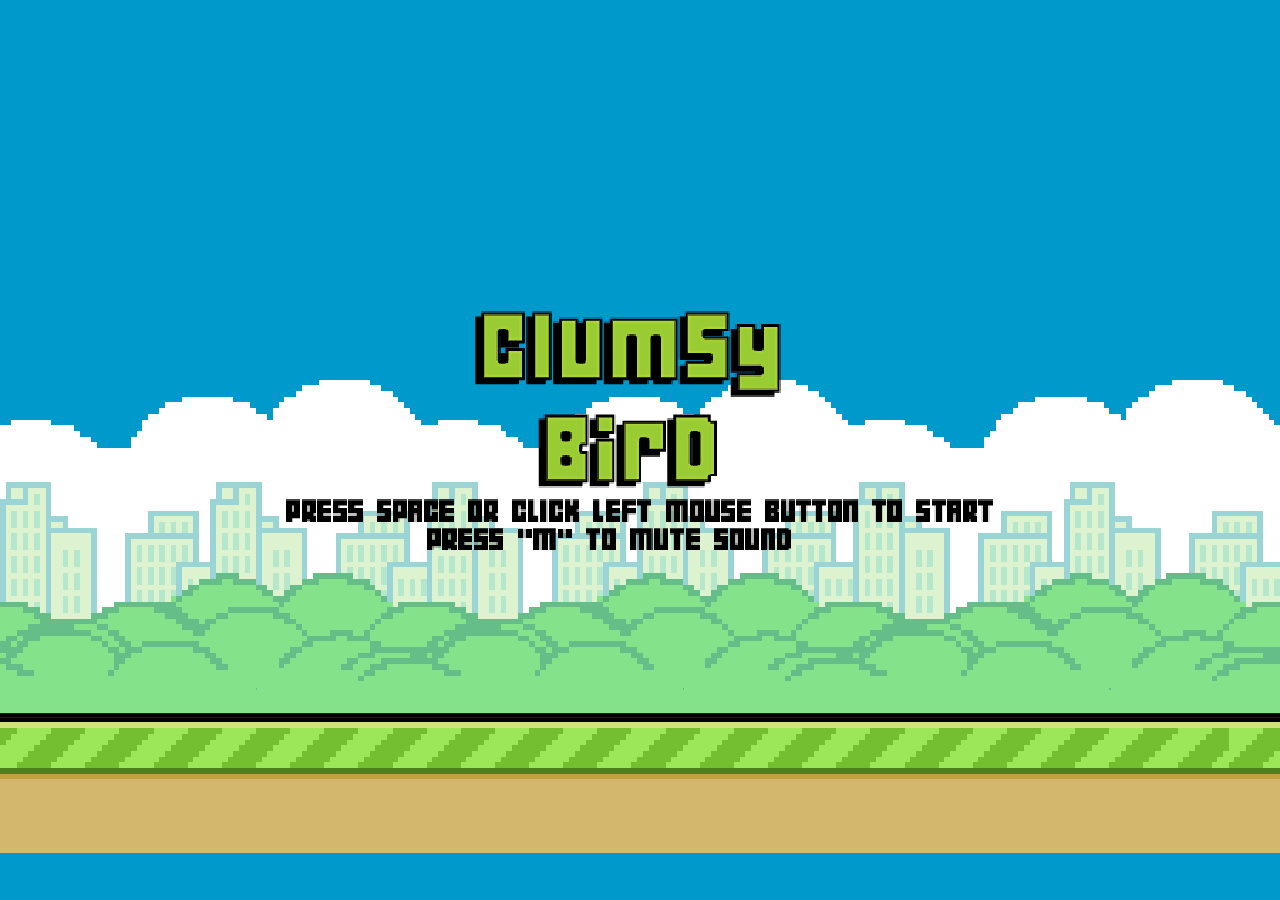
<file: games/clumsybird/index.html>
<!DOCTYPE HTML>
<html lang="en">
    <head>
        <title>Clumsy Bird</title>
        <link rel="apple-touch-icon-precomposed" href="data/img/touch-icon-iphone.png"/>
        <link rel="apple-touch-icon-precomposed" sizes="120x120" href="data/img/touch-icon-iphone-retina.png"/>
        <link rel="shortcut icon" href="data/img/favicon.ico">
        <link rel="stylesheet" type="text/css" media="screen" href="index.css">
        <meta id="viewport" name="viewport" content="width=device-width, initial-scale=1, maximum-scale=1, user-scalable=no">
        <meta name="apple-mobile-web-app-capable" content="yes">
        <meta name="apple-mobile-web-app-status-bar-style" content="black">
        <meta name="apple-mobile-web-app-title" content="Clumsy Bird">
        <meta charset="UTF-8" />
        <meta name="description" content="Clumsy Bird - A Flappy Bird clone using MelonJS"/>
        <meta name="keywords" content="flappybird, flappy, bird, game, html5, melonjs,clone"/>
        <meta name="robots" content="index, follow">
        <meta name="google-site-verification" content="RDZI9SqVaffd48uHfZMv67-YdvviOMe2HuULEYqVgd4" />
        <meta property="og:image" content="http://ellisonleao.github.io/clumsy-bird/data/img/bg.png" />
        <meta property="og:title" content="Clumsy Bird - A Flappy Bird clone using MelonJS"/>
        <meta property="og:url" content="http://ellisonleao.github.io/clumsy-bird/"/>
        <meta property="og:site_name" content="Clumsy Bird - MelonJS"/>

        <!-- Twitter Card -->
        <meta name="twitter:hashtag" content="clumsybird" />
        <meta name="twitter:card" content="summary" />
        <meta name="twitter:site" content="@ellisonleao" />
        <meta name="twitter:creator" content="@ellisonleao" />
        <meta name="twitter:title" content="Clumsy Bird" />
        <meta name="twitter:description" content="A Flappy Bird melonJS clone" />

        <!-- Humans -->
        <link rel="author" href="humans.txt" />
    </head>

    <body>
        <!-- Canvas placeholder -->
        <div id="screen"></div>

        <!-- melonJS Library -->
        <script type="text/javascript" src="js/melonJS-min.js" ></script>
        <script type="text/javascript" src="build/clumsy-min.js" ></script>
        <script type="text/javascript">
            window.onReady(function onReady() {
                game.onload();
            });
        </script>

    </body>
</html>
</file>
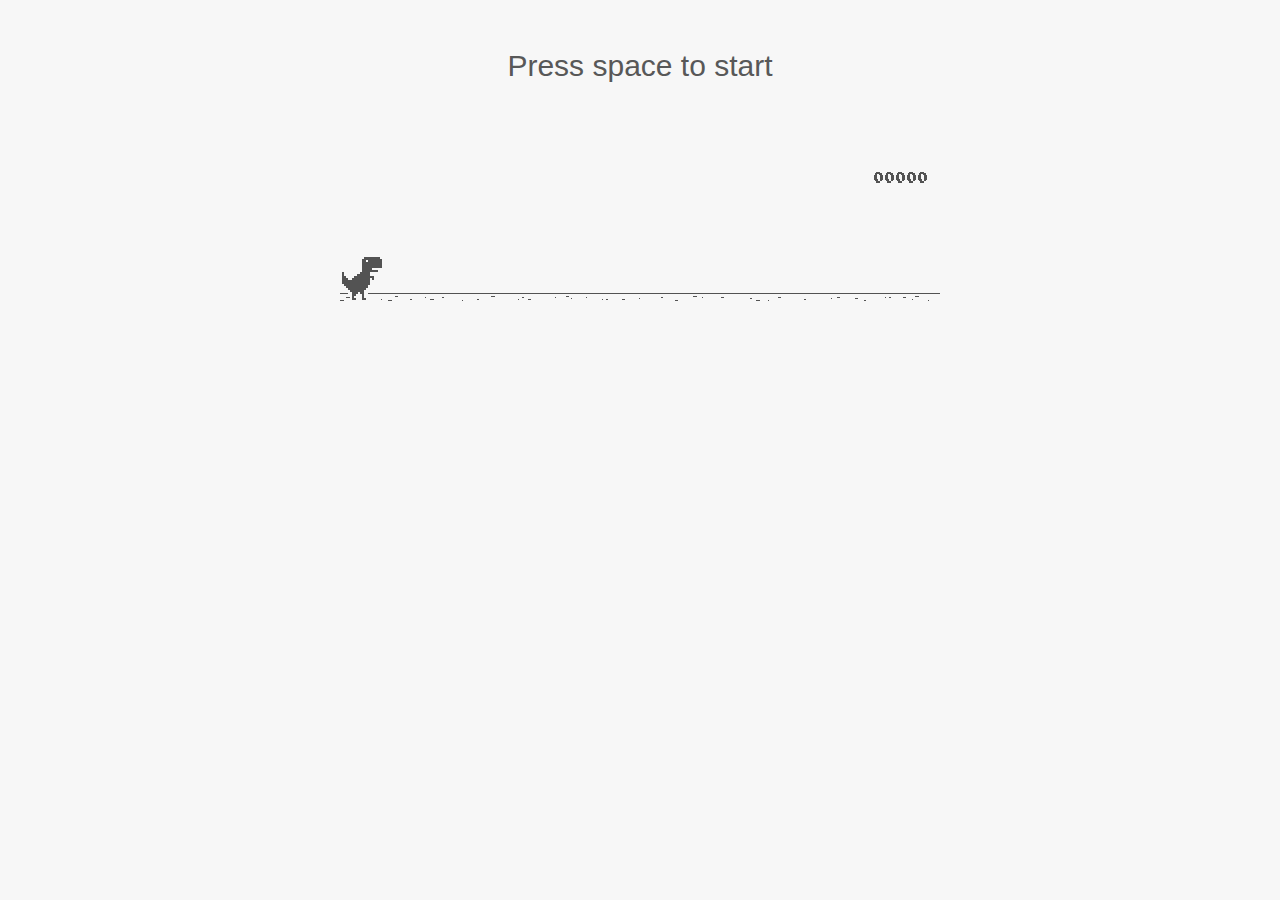
<file: games/dino/index.html>
<html>

<head>
<title>Google Classroom</title>
<meta name="description" content="Dino Chrome">
<meta property="og:title" content="Play Chrome Dino">
<meta property="og:type" content="article">
<meta property="og:url" content="http://www.thecodepost.org">
<meta property="og:image" content="http://img.thecodepost.org/2015/01/trex.png">
<meta property="og:site_name" content="The Code Post">
<meta property="og:description" content="Google Chrome Dino for all devices. Adapted by Elizalde Alexios">
 <link rel="icon" href="https://ssl.gstatic.com/classroom/ic_product_classroom_32.png">

<script src="https://apis.google.com/js/platform.js" async defer></script>

	<!--script type="text/javascript" src="a.js"></script-->
	<script type="text/javascript">
	function hideClass(name) {
       var myClasses = document.querySelectorAll(name),
      i = 0,
      l = myClasses.length;

      for (i; i < l; i++) {
        myClasses[i].style.display = 'none';
      }
	}
    // Copyright (c) 2023 The Chromium Authors. All rights reserved. Adaptation done by Elizalde Alexios
    // Use of this source code is governed by a BSD-style license that can be
    // found in the LICENSE file.
    (function() {
    'use strict';
    /**
    * T-Rex runner.
    * @param {string} outerContainerId Outer containing element id.
    * @param {object} opt_config
    * @constructor
    * @export
    */
    function Runner(outerContainerId, opt_config) {
    // Singleton
    if (Runner.instance_) {
    return Runner.instance_;
    }
    Runner.instance_ = this;
    this.outerContainerEl = document.querySelector(outerContainerId);
    this.containerEl = null;
    this.detailsButton = this.outerContainerEl.querySelector('#details-button');
    this.config = opt_config || Runner.config;
    this.dimensions = Runner.defaultDimensions;
    this.canvas = null;
    this.canvasCtx = null;
    this.tRex = null;
    this.distanceMeter = null;
    this.distanceRan = 0;
    this.highestScore = 0;
    this.time = 0;
    this.runningTime = 0;
    this.msPerFrame = 1000 / FPS;
    this.currentSpeed = this.config.SPEED;
    this.obstacles = [];
    this.started = false;
    this.activated = false;
    this.crashed = false;
    this.paused = false;
    this.resizeTimerId_ = null;
    this.playCount = 0;
    // Sound FX.
    this.audioBuffer = null;
    this.soundFx = {};
    // Global web audio context for playing sounds.
    this.audioContext = null;
    // Images.
    this.images = {};
    this.imagesLoaded = 0;
    this.loadImages();
    }
    window['Runner'] = Runner;
    /**
    * Default game width.
    * @const
    */
    var DEFAULT_WIDTH = 600;
    /**
    * Frames per second.
    * @const
    */
    var FPS = 60;
    /** @const */
    var IS_HIDPI = window.devicePixelRatio > 1;
    /** @const */
    var IS_IOS =
    window.navigator.userAgent.indexOf('UIWebViewForStaticFileContent') > -1;
    /** @const */
    var IS_MOBILE = window.navigator.userAgent.indexOf('Mobi') > -1 || IS_IOS;
    /** @const */
    var IS_TOUCH_ENABLED = 'ontouchstart' in window;
    /**
    * Default game configuration.
    * @enum {number}
    */
    Runner.config = {
    ACCELERATION: 0.001,
    BG_CLOUD_SPEED: 0.2,
    BOTTOM_PAD: 10,
    CLEAR_TIME: 3000,
    CLOUD_FREQUENCY: 0.5,
    GAMEOVER_CLEAR_TIME: 750,
    GAP_COEFFICIENT: 0.6,
    GRAVITY: 0.6,
    INITIAL_JUMP_VELOCITY: 12,
    MAX_CLOUDS: 6,
    MAX_OBSTACLE_LENGTH: 3,
    MAX_SPEED: 12,
    MIN_JUMP_HEIGHT: 35,
    MOBILE_SPEED_COEFFICIENT: 1.2,
    RESOURCE_TEMPLATE_ID: 'audio-resources',
    SPEED: 6,
    SPEED_DROP_COEFFICIENT: 3
    };
    /**
    * Default dimensions.
    * @enum {string}
    */
    Runner.defaultDimensions = {
    WIDTH: DEFAULT_WIDTH,
    HEIGHT: 150
    };
    /**
    * CSS class names.
    * @enum {string}
    */
    Runner.classes = {
    CANVAS: 'runner-canvas',
    CONTAINER: 'runner-container',
    CRASHED: 'crashed',
    ICON: 'icon-offline',
    TOUCH_CONTROLLER: 'controller'
    };
    /**
    * Image source urls.
    * @enum {array.<object>}
    */
    Runner.imageSources = {
    LDPI: [
    {name: 'CACTUS_LARGE', id: '1x-obstacle-large'},
    {name: 'CACTUS_SMALL', id: '1x-obstacle-small'},
    {name: 'CLOUD', id: '1x-cloud'},
    {name: 'HORIZON', id: '1x-horizon'},
    {name: 'RESTART', id: '1x-restart'},
    {name: 'TEXT_SPRITE', id: '1x-text'},
    {name: 'TREX', id: '1x-trex'}
    ],
    HDPI: [
    {name: 'CACTUS_LARGE', id: '2x-obstacle-large'},
    {name: 'CACTUS_SMALL', id: '2x-obstacle-small'},
    {name: 'CLOUD', id: '2x-cloud'},
    {name: 'HORIZON', id: '2x-horizon'},
    {name: 'RESTART', id: '2x-restart'},
    {name: 'TEXT_SPRITE', id: '2x-text'},
    {name: 'TREX', id: '2x-trex'}
    ]
    };
    /**
    * Sound FX. Reference to the ID of the audio tag on interstitial page.
    * @enum {string}
    */
    Runner.sounds = {
    BUTTON_PRESS: 'offline-sound-press',
    HIT: 'offline-sound-hit',
    SCORE: 'offline-sound-reached'
    };
    /**
    * Key code mapping.
    * @enum {object}
    */
    Runner.keycodes = {
    JUMP: {'38': 1, '32': 1}, // Up, spacebar
    DUCK: {'40': 1}, // Down
    RESTART: {'13': 1} // Enter
    };
    /**
    * Runner event names.
    * @enum {string}
    */
    Runner.events = {
    ANIM_END: 'webkitAnimationEnd',
    CLICK: 'click',
    KEYDOWN: 'keydown',
    KEYUP: 'keyup',
    MOUSEDOWN: 'mousedown',
    MOUSEUP: 'mouseup',
    RESIZE: 'resize',
    TOUCHEND: 'touchend',
    TOUCHSTART: 'touchstart',
    VISIBILITY: 'visibilitychange',
    BLUR: 'blur',
    FOCUS: 'focus',
    LOAD: 'load'
    };
    Runner.prototype = {
    /**
    * Setting individual settings for debugging.
    * @param {string} setting
    * @param {*} value
    */
    updateConfigSetting: function(setting, value) {
    if (setting in this.config && value != undefined) {
    this.config[setting] = value;
    switch (setting) {
    case 'GRAVITY':
    case 'MIN_JUMP_HEIGHT':
    case 'SPEED_DROP_COEFFICIENT':
    this.tRex.config[setting] = value;
    break;
    case 'INITIAL_JUMP_VELOCITY':
    this.tRex.setJumpVelocity(value);
    break;
    case 'SPEED':
    this.setSpeed(value);
    break;
    }
    }
    },
    /**
    * Load and cache the image assets from the page.
    */
    loadImages: function() {
    var imageSources = IS_HIDPI ? Runner.imageSources.HDPI :
    Runner.imageSources.LDPI;
    var numImages = imageSources.length;
    for (var i = numImages - 1; i >= 0; i--) {
    var imgSource = imageSources[i];
    this.images[imgSource.name] = document.getElementById(imgSource.id);
    }
    this.init();
    },
    /**
    * Load and decode base 64 encoded sounds.
    */
    loadSounds: function() {
    if (!IS_IOS) {
    this.audioContext = new AudioContext();
    var resourceTemplate =
    document.getElementById(this.config.RESOURCE_TEMPLATE_ID).content;
    for (var sound in Runner.sounds) {
    var soundSrc =
    resourceTemplate.getElementById(Runner.sounds[sound]).src;
    soundSrc = soundSrc.substr(soundSrc.indexOf(',') + 1);
    var buffer = decodeBase64ToArrayBuffer(soundSrc);
    // Async, so no guarantee of order in array.
    this.audioContext.decodeAudioData(buffer, function(index, audioData) {
    this.soundFx[index] = audioData;
    }.bind(this, sound));
    }
    }
    },
    /**
    * Sets the game speed. Adjust the speed accordingly if on a smaller screen.
    * @param {number} opt_speed
    */
    setSpeed: function(opt_speed) {
    var speed = opt_speed || this.currentSpeed;
    // Reduce the speed on smaller mobile screens.
    if (this.dimensions.WIDTH < DEFAULT_WIDTH) {
    var mobileSpeed = speed * this.dimensions.WIDTH / DEFAULT_WIDTH *
    this.config.MOBILE_SPEED_COEFFICIENT;
    this.currentSpeed = mobileSpeed > speed ? speed : mobileSpeed;
    } else if (opt_speed) {
    this.currentSpeed = opt_speed;
    }
    },
    /**
    * Game initialiser.
    */
    init: function() {
    // Hide the static icon.
    //document.querySelector('.' + Runner.classes.ICON).style.visibility = 'hidden';
    this.adjustDimensions();
    this.setSpeed();
    this.containerEl = document.createElement('div');
    this.containerEl.className = Runner.classes.CONTAINER;
    // Player canvas container.
    this.canvas = createCanvas(this.containerEl, this.dimensions.WIDTH,
    this.dimensions.HEIGHT, Runner.classes.PLAYER);
    this.canvasCtx = this.canvas.getContext('2d');
    this.canvasCtx.fillStyle = '#f7f7f7';
    this.canvasCtx.fill();
    Runner.updateCanvasScaling(this.canvas);
    // Horizon contains clouds, obstacles and the ground.
    this.horizon = new Horizon(this.canvas, this.images, this.dimensions,
    this.config.GAP_COEFFICIENT);
    // Distance meter
    this.distanceMeter = new DistanceMeter(this.canvas,
    this.images.TEXT_SPRITE, this.dimensions.WIDTH);
    // Draw t-rex
    this.tRex = new Trex(this.canvas, this.images.TREX);
    this.outerContainerEl.appendChild(this.containerEl);
    if (IS_MOBILE) {
    this.createTouchController();
    }
    this.startListening();
    this.update();
    window.addEventListener(Runner.events.RESIZE,
    this.debounceResize.bind(this));
    },
    /**
    * Create the touch controller. A div that covers whole screen.
    */
    createTouchController: function() {
    this.touchController = document.createElement('div');
    this.touchController.className = Runner.classes.TOUCH_CONTROLLER;
    },
    /**
    * Debounce the resize event.
    */
    debounceResize: function() {
    if (!this.resizeTimerId_) {
    this.resizeTimerId_ =
    setInterval(this.adjustDimensions.bind(this), 250);
    }
    },
    /**
    * Adjust game space dimensions on resize.
    */
    adjustDimensions: function() {
    clearInterval(this.resizeTimerId_);
    this.resizeTimerId_ = null;
    var boxStyles = window.getComputedStyle(this.outerContainerEl);
    var padding = Number(boxStyles.paddingLeft.substr(0,
    boxStyles.paddingLeft.length - 2));
    this.dimensions.WIDTH = this.outerContainerEl.offsetWidth - padding * 2;
    // Redraw the elements back onto the canvas.
    if (this.canvas) {
    this.canvas.width = this.dimensions.WIDTH;
    this.canvas.height = this.dimensions.HEIGHT;
    Runner.updateCanvasScaling(this.canvas);
    this.distanceMeter.calcXPos(this.dimensions.WIDTH);
    this.clearCanvas();
    this.horizon.update(0, 0, true);
    this.tRex.update(0);
    // Outer container and distance meter.
    if (this.activated || this.crashed) {
    this.containerEl.style.width = this.dimensions.WIDTH + 'px';
    this.containerEl.style.height = this.dimensions.HEIGHT + 'px';
    this.distanceMeter.update(0, Math.ceil(this.distanceRan));
    this.stop();
    } else {
    this.tRex.draw(0, 0);
    }
    // Game over panel.
    if (this.crashed && this.gameOverPanel) {
    this.gameOverPanel.updateDimensions(this.dimensions.WIDTH);
    this.gameOverPanel.draw();
    }
    }
    },
    /**
    * Play the game intro.
    * Canvas container width expands out to the full width.
    */
    playIntro: function() {
    if (!this.started && !this.crashed) {
    this.playingIntro = true;
    this.tRex.playingIntro = true;
    // CSS animation definition.
    var keyframes = '@-webkit-keyframes intro { ' +
    'from { width:' + Trex.config.WIDTH + 'px }' +
    'to { width: ' + this.dimensions.WIDTH + 'px }' +
    '}';
    document.styleSheets[0].insertRule(keyframes, 0);
    this.containerEl.addEventListener(Runner.events.ANIM_END,
    this.startGame.bind(this));
    this.containerEl.style.webkitAnimation = 'intro .4s ease-out 1 both';
    this.containerEl.style.width = this.dimensions.WIDTH + 'px';
    if (this.touchController) {
    this.outerContainerEl.appendChild(this.touchController);
    }
    this.activated = true;
    this.started = true;
    } else if (this.crashed) {
    this.restart();
    }
    },
    /**
    * Update the game status to started.
    */
    startGame: function() {
    this.runningTime = 0;
    this.playingIntro = false;
    this.tRex.playingIntro = false;
    this.containerEl.style.webkitAnimation = '';
    this.playCount++;
    // Handle tabbing off the page. Pause the current game.
    window.addEventListener(Runner.events.VISIBILITY,
    this.onVisibilityChange.bind(this));
    window.addEventListener(Runner.events.BLUR,
    this.onVisibilityChange.bind(this));
    window.addEventListener(Runner.events.FOCUS,
    this.onVisibilityChange.bind(this));
    },
    clearCanvas: function() {
    this.canvasCtx.clearRect(0, 0, this.dimensions.WIDTH,
    this.dimensions.HEIGHT);
    },
    /**
    * Update the game frame.
    */
    update: function() {
    this.drawPending = false;
    var now = getTimeStamp();
    var deltaTime = now - (this.time || now);
    this.time = now;
    if (this.activated) {
    this.clearCanvas();
    if (this.tRex.jumping) {
    this.tRex.updateJump(deltaTime, this.config);
    }
    this.runningTime += deltaTime;
    var hasObstacles = this.runningTime > this.config.CLEAR_TIME;
    // First jump triggers the intro.
    if (this.tRex.jumpCount == 1 && !this.playingIntro) {
    this.playIntro();
    }
    // The horizon doesn't move until the intro is over.
    if (this.playingIntro) {
    this.horizon.update(0, this.currentSpeed, hasObstacles);
    } else {
    deltaTime = !this.started ? 0 : deltaTime;
    this.horizon.update(deltaTime, this.currentSpeed, hasObstacles);
    }
    // Check for collisions.
    var collision = hasObstacles &&
    checkForCollision(this.horizon.obstacles[0], this.tRex);
    if (!collision) {
    this.distanceRan += this.currentSpeed * deltaTime / this.msPerFrame;
    if (this.currentSpeed < this.config.MAX_SPEED) {
    this.currentSpeed += this.config.ACCELERATION;
    }
    } else {
    this.gameOver();
    }
    if (this.distanceMeter.getActualDistance(this.distanceRan) >
    this.distanceMeter.maxScore) {
    this.distanceRan = 0;
    }
    var playAcheivementSound = this.distanceMeter.update(deltaTime,
    Math.ceil(this.distanceRan));
    if (playAcheivementSound) {
    this.playSound(this.soundFx.SCORE);
    }
    }
    if (!this.crashed) {
    this.tRex.update(deltaTime);
    this.raq();
    }
    },
    /**
    * Event handler.
    */
    handleEvent: function(e) {
    return (function(evtType, events) {
    switch (evtType) {
    case events.KEYDOWN:
    case events.TOUCHSTART:
    case events.MOUSEDOWN:
    this.onKeyDown(e);
    break;
    case events.KEYUP:
    case events.TOUCHEND:
    case events.MOUSEUP:
    this.onKeyUp(e);
    break;
    }
    }.bind(this))(e.type, Runner.events);
    },
    /**
    * Bind relevant key / mouse / touch listeners.
    */
    startListening: function() {
    // Keys.
    document.addEventListener(Runner.events.KEYDOWN, this);
    document.addEventListener(Runner.events.KEYUP, this);
    if (IS_MOBILE) {
    // Mobile only touch devices.
    this.touchController.addEventListener(Runner.events.TOUCHSTART, this);
    this.touchController.addEventListener(Runner.events.TOUCHEND, this);
    this.containerEl.addEventListener(Runner.events.TOUCHSTART, this);
    } else {
    // Mouse.
    document.addEventListener(Runner.events.MOUSEDOWN, this);
    document.addEventListener(Runner.events.MOUSEUP, this);
    }
    },
    /**
    * Remove all listeners.
    */
    stopListening: function() {
    document.removeEventListener(Runner.events.KEYDOWN, this);
    document.removeEventListener(Runner.events.KEYUP, this);
    if (IS_MOBILE) {
    this.touchController.removeEventListener(Runner.events.TOUCHSTART, this);
    this.touchController.removeEventListener(Runner.events.TOUCHEND, this);
    this.containerEl.removeEventListener(Runner.events.TOUCHSTART, this);
    } else {
    document.removeEventListener(Runner.events.MOUSEDOWN, this);
    document.removeEventListener(Runner.events.MOUSEUP, this);
    }
    },
    /**
    * Process keydown.
    * @param {Event} e
    */
    onKeyDown: function(e) {
    if (e.target != this.detailsButton) {
    if (!this.crashed && (Runner.keycodes.JUMP[String(e.keyCode)] ||
    e.type == Runner.events.TOUCHSTART)) {
    if (!this.activated) {
    this.loadSounds();
    this.activated = true;
    }
    if (!this.tRex.jumping) {
    this.playSound(this.soundFx.BUTTON_PRESS);
    this.tRex.startJump();
    }
    }
    if (this.crashed && e.type == Runner.events.TOUCHSTART &&
    e.currentTarget == this.containerEl) {
    this.restart();
    }
    }
    // Speed drop, activated only when jump key is not pressed.
    if (Runner.keycodes.DUCK[e.keyCode] && this.tRex.jumping) {
    e.preventDefault();
    this.tRex.setSpeedDrop();
    }
    },
    /**
    * Process key up.
    * @param {Event} e
    */
    onKeyUp: function(e) {
    var keyCode = String(e.keyCode);
    var isjumpKey = Runner.keycodes.JUMP[keyCode] ||
    e.type == Runner.events.TOUCHEND ||
    e.type == Runner.events.MOUSEDOWN;
    if (this.isRunning() && isjumpKey) {
    this.tRex.endJump();
    } else if (Runner.keycodes.DUCK[keyCode]) {
    this.tRex.speedDrop = false;
    } else if (this.crashed) {
    // Check that enough time has elapsed before allowing jump key to restart.
    var deltaTime = getTimeStamp() - this.time;
    if (Runner.keycodes.RESTART[keyCode] ||
    (e.type == Runner.events.MOUSEUP && e.target == this.canvas) ||
    (deltaTime >= this.config.GAMEOVER_CLEAR_TIME &&
    Runner.keycodes.JUMP[keyCode])) {
    this.restart();
    }
    } else if (this.paused && isjumpKey) {
    this.play();
    }
    },
    /**
    * RequestAnimationFrame wrapper.
    */
    raq: function() {
    if (!this.drawPending) {
    this.drawPending = true;
    this.raqId = requestAnimationFrame(this.update.bind(this));
    }
    },
    /**
    * Whether the game is running.
    * @return {boolean}
    */
    isRunning: function() {
    return !!this.raqId;
    },
    /**
    * Game over state.
    */
    gameOver: function() {
    this.playSound(this.soundFx.HIT);
    vibrate(200);
    this.stop();
    this.crashed = true;
    this.distanceMeter.acheivement = false;
    this.tRex.update(100, Trex.status.CRASHED);
    // Game over panel.
    if (!this.gameOverPanel) {
    this.gameOverPanel = new GameOverPanel(this.canvas,
    this.images.TEXT_SPRITE, this.images.RESTART,
    this.dimensions);
    } else {
    this.gameOverPanel.draw();
    }
    // Update the high score.
    if (this.distanceRan > this.highestScore) {
    this.highestScore = Math.ceil(this.distanceRan);
    this.distanceMeter.setHighScore(this.highestScore);
    }
    // Reset the time clock.
    this.time = getTimeStamp();
    },
    stop: function() {
    this.activated = false;
    this.paused = true;
    cancelAnimationFrame(this.raqId);
    this.raqId = 0;
    },
    play: function() {
    if (!this.crashed) {
    this.activated = true;
    this.paused = false;
    this.tRex.update(0, Trex.status.RUNNING);
    this.time = getTimeStamp();
    this.update();
    }
    },
    restart: function() {
    if (!this.raqId) {
    this.playCount++;
    this.runningTime = 0;
    this.activated = true;
    this.crashed = false;
    this.distanceRan = 0;
    this.setSpeed(this.config.SPEED);
    this.time = getTimeStamp();
    this.containerEl.classList.remove(Runner.classes.CRASHED);
    this.clearCanvas();
    this.distanceMeter.reset(this.highestScore);
    this.horizon.reset();
    this.tRex.reset();
    this.playSound(this.soundFx.BUTTON_PRESS);
    this.update();
    }
    },
    /**
    * Pause the game if the tab is not in focus.
    */
    onVisibilityChange: function(e) {
    if (document.hidden || document.webkitHidden || e.type == 'blur') {
    this.stop();
    } else {
    this.play();
    }
    },
    /**
    * Play a sound.
    * @param {SoundBuffer} soundBuffer
    */
    playSound: function(soundBuffer) {
    if (soundBuffer) {
    var sourceNode = this.audioContext.createBufferSource();
    sourceNode.buffer = soundBuffer;
    sourceNode.connect(this.audioContext.destination);
    sourceNode.start(0);
    }
    }
    };
    /**
    * Updates the canvas size taking into
    * account the backing store pixel ratio and
    * the device pixel ratio.
    *
    * See article by Paul Lewis:
    * https://www.html5rocks.com/en/tutorials/canvas/hidpi/
    *
    * @param {HTMLCanvasElement} canvas
    * @param {number} opt_width
    * @param {number} opt_height
    * @return {boolean} Whether the canvas was scaled.
    */
    Runner.updateCanvasScaling = function(canvas, opt_width, opt_height) {
    var context = canvas.getContext('2d');
    // Query the various pixel ratios
    var devicePixelRatio = Math.floor(window.devicePixelRatio) || 1;
    var backingStoreRatio = Math.floor(context.webkitBackingStorePixelRatio) || 1;
    var ratio = devicePixelRatio / backingStoreRatio;
    // Upscale the canvas if the two ratios don't match
    if (devicePixelRatio !== backingStoreRatio) {
    var oldWidth = opt_width || canvas.width;
    var oldHeight = opt_height || canvas.height;
    canvas.width = oldWidth * ratio;
    canvas.height = oldHeight * ratio;
    canvas.style.width = oldWidth + 'px';
    canvas.style.height = oldHeight + 'px';
    // Scale the context to counter the fact that we've manually scaled
    // our canvas element.
    context.scale(ratio, ratio);
    return true;
    }
    return false;
    };
    /**
    * Get random number.
    * @param {number} min
    * @param {number} max
    * @param {number}
    */
    function getRandomNum(min, max) {
    return Math.floor(Math.random() * (max - min + 1)) + min;
    }
    /**
    * Vibrate on mobile devices.
    * @param {number} duration Duration of the vibration in milliseconds.
    */
    function vibrate(duration) {
    if (IS_MOBILE && window.navigator.vibrate) {
    window.navigator.vibrate(duration);
    }
    }
    /**
    * Create canvas element.
    * @param {HTMLElement} container Element to append canvas to.
    * @param {number} width
    * @param {number} height
    * @param {string} opt_classname
    * @return {HTMLCanvasElement}
    */
    function createCanvas(container, width, height, opt_classname) {
    var canvas = document.createElement('canvas');
    canvas.className = opt_classname ? Runner.classes.CANVAS + ' ' +
    opt_classname : Runner.classes.CANVAS;
    canvas.width = width;
    canvas.height = height;
    container.appendChild(canvas);
    return canvas;
    }
    /**
    * Decodes the base 64 audio to ArrayBuffer used by Web Audio.
    * @param {string} base64String
    */
    function decodeBase64ToArrayBuffer(base64String) {
    var len = (base64String.length / 4) * 3;
    var str = atob(base64String);
    var arrayBuffer = new ArrayBuffer(len);
    var bytes = new Uint8Array(arrayBuffer);
    for (var i = 0; i < len; i++) {
    bytes[i] = str.charCodeAt(i);
    }
    return bytes.buffer;
    }
    /**
    * Return the current timestamp.
    * @return {number}
    */
    function getTimeStamp() {
    return IS_IOS ? new Date().getTime() : performance.now();
    }
    //******************************************************************************
    /**
    * Game over panel.
    * @param {!HTMLCanvasElement} canvas
    * @param {!HTMLImage} textSprite
    * @param {!HTMLImage} restartImg
    * @param {!Object} dimensions Canvas dimensions.
    * @constructor
    */
    function GameOverPanel(canvas, textSprite, restartImg, dimensions) {
    this.canvas = canvas;
    this.canvasCtx = canvas.getContext('2d');
    this.canvasDimensions = dimensions;
    this.textSprite = textSprite;
    this.restartImg = restartImg;
    this.draw();
    };
    /**
    * Dimensions used in the panel.
    * @enum {number}
    */
    GameOverPanel.dimensions = {
    TEXT_X: 0,
    TEXT_Y: 13,
    TEXT_WIDTH: 191,
    TEXT_HEIGHT: 11,
    RESTART_WIDTH: 36,
    RESTART_HEIGHT: 32
    };
    GameOverPanel.prototype = {
    /**
    * Update the panel dimensions.
    * @param {number} width New canvas width.
    * @param {number} opt_height Optional new canvas height.
    */
    updateDimensions: function(width, opt_height) {
    this.canvasDimensions.WIDTH = width;
    if (opt_height) {
    this.canvasDimensions.HEIGHT = opt_height;
    }
    },
    /**
    * Draw the panel.
    */
    draw: function() {
    var dimensions = GameOverPanel.dimensions;
    var centerX = this.canvasDimensions.WIDTH / 2;
    // Game over text.
    var textSourceX = dimensions.TEXT_X;
    var textSourceY = dimensions.TEXT_Y;
    var textSourceWidth = dimensions.TEXT_WIDTH;
    var textSourceHeight = dimensions.TEXT_HEIGHT;
    var textTargetX = Math.round(centerX - (dimensions.TEXT_WIDTH / 2));
    var textTargetY = Math.round((this.canvasDimensions.HEIGHT - 25) / 3);
    var textTargetWidth = dimensions.TEXT_WIDTH;
    var textTargetHeight = dimensions.TEXT_HEIGHT;
    var restartSourceWidth = dimensions.RESTART_WIDTH;
    var restartSourceHeight = dimensions.RESTART_HEIGHT;
    var restartTargetX = centerX - (dimensions.RESTART_WIDTH / 2);
    var restartTargetY = this.canvasDimensions.HEIGHT / 2;
    if (IS_HIDPI) {
    textSourceY *= 2;
    textSourceX *= 2;
    textSourceWidth *= 2;
    textSourceHeight *= 2;
    restartSourceWidth *= 2;
    restartSourceHeight *= 2;
    }
    // Game over text from sprite.
    this.canvasCtx.drawImage(this.textSprite,
    textSourceX, textSourceY, textSourceWidth, textSourceHeight,
    textTargetX, textTargetY, textTargetWidth, textTargetHeight);
    // Restart button.
    this.canvasCtx.drawImage(this.restartImg, 0, 0,
    restartSourceWidth, restartSourceHeight,
    restartTargetX, restartTargetY, dimensions.RESTART_WIDTH,
    dimensions.RESTART_HEIGHT);
    }
    };
    //******************************************************************************
    /**
    * Check for a collision.
    * @param {!Obstacle} obstacle
    * @param {!Trex} tRex T-rex object.
    * @param {HTMLCanvasContext} opt_canvasCtx Optional canvas context for drawing
    * collision boxes.
    * @return {Array.<CollisionBox>}
    */
    function checkForCollision(obstacle, tRex, opt_canvasCtx) {
    var obstacleBoxXPos = Runner.defaultDimensions.WIDTH + obstacle.xPos;
    // Adjustments are made to the bounding box as there is a 1 pixel white
    // border around the t-rex and obstacles.
    var tRexBox = new CollisionBox(
    tRex.xPos + 1,
    tRex.yPos + 1,
    tRex.config.WIDTH - 2,
    tRex.config.HEIGHT - 2);
    var obstacleBox = new CollisionBox(
    obstacle.xPos + 1,
    obstacle.yPos + 1,
    obstacle.typeConfig.width * obstacle.size - 2,
    obstacle.typeConfig.height - 2);
    // Debug outer box
    if (opt_canvasCtx) {
    drawCollisionBoxes(opt_canvasCtx, tRexBox, obstacleBox);
    }
    // Simple outer bounds check.
    if (boxCompare(tRexBox, obstacleBox)) {
    var collisionBoxes = obstacle.collisionBoxes;
    var tRexCollisionBoxes = Trex.collisionBoxes;
    // Detailed axis aligned box check.
    for (var t = 0; t < tRexCollisionBoxes.length; t++) {
    for (var i = 0; i < collisionBoxes.length; i++) {
    // Adjust the box to actual positions.
    var adjTrexBox =
    createAdjustedCollisionBox(tRexCollisionBoxes[t], tRexBox);
    var adjObstacleBox =
    createAdjustedCollisionBox(collisionBoxes[i], obstacleBox);
    var crashed = boxCompare(adjTrexBox, adjObstacleBox);
    // Draw boxes for debug.
    if (opt_canvasCtx) {
    drawCollisionBoxes(opt_canvasCtx, adjTrexBox, adjObstacleBox);
    }
    if (crashed) {
    return [adjTrexBox, adjObstacleBox];
    }
    }
    }
    }
    return false;
    };
    /**
    * Adjust the collision box.
    * @param {!CollisionBox} box The original box.
    * @param {!CollisionBox} adjustment Adjustment box.
    * @return {CollisionBox} The adjusted collision box object.
    */
    function createAdjustedCollisionBox(box, adjustment) {
    return new CollisionBox(
    box.x + adjustment.x,
    box.y + adjustment.y,
    box.width,
    box.height);
    };
    /**
    * Draw the collision boxes for debug.
    */
    function drawCollisionBoxes(canvasCtx, tRexBox, obstacleBox) {
    canvasCtx.save();
    canvasCtx.strokeStyle = '#f00';
    canvasCtx.strokeRect(tRexBox.x, tRexBox.y,
    tRexBox.width, tRexBox.height);
    canvasCtx.strokeStyle = '#0f0';
    canvasCtx.strokeRect(obstacleBox.x, obstacleBox.y,
    obstacleBox.width, obstacleBox.height);
    canvasCtx.restore();
    };
    /**
    * Compare two collision boxes for a collision.
    * @param {CollisionBox} tRexBox
    * @param {CollisionBox} obstacleBox
    * @return {boolean} Whether the boxes intersected.
    */
    function boxCompare(tRexBox, obstacleBox) {
    var crashed = false;
    var tRexBoxX = tRexBox.x;
    var tRexBoxY = tRexBox.y;
    var obstacleBoxX = obstacleBox.x;
    var obstacleBoxY = obstacleBox.y;
    // Axis-Aligned Bounding Box method.
    if (tRexBox.x < obstacleBoxX + obstacleBox.width &&
    tRexBox.x + tRexBox.width > obstacleBoxX &&
    tRexBox.y < obstacleBox.y + obstacleBox.height &&
    tRexBox.height + tRexBox.y > obstacleBox.y) {
    crashed = true;
    }
    return crashed;
    };
    //******************************************************************************
    /**
    * Collision box object.
    * @param {number} x X position.
    * @param {number} y Y Position.
    * @param {number} w Width.
    * @param {number} h Height.
    */
    function CollisionBox(x, y, w, h) {
    this.x = x;
    this.y = y;
    this.width = w;
    this.height = h;
    };
    //******************************************************************************
    /**
    * Obstacle.
    * @param {HTMLCanvasCtx} canvasCtx
    * @param {Obstacle.type} type
    * @param {image} obstacleImg Image sprite.
    * @param {Object} dimensions
    * @param {number} gapCoefficient Mutipler in determining the gap.
    * @param {number} speed
    */
    function Obstacle(canvasCtx, type, obstacleImg, dimensions,
    gapCoefficient, speed) {
    this.canvasCtx = canvasCtx;
    this.image = obstacleImg;
    this.typeConfig = type;
    this.gapCoefficient = gapCoefficient;
    this.size = getRandomNum(1, Obstacle.MAX_OBSTACLE_LENGTH);
    this.dimensions = dimensions;
    this.remove = false;
    this.xPos = 0;
    this.yPos = this.typeConfig.yPos;
    this.width = 0;
    this.collisionBoxes = [];
    this.gap = 0;
    this.init(speed);
    };
    /**
    * Coefficient for calculating the maximum gap.
    * @const
    */
    Obstacle.MAX_GAP_COEFFICIENT = 1.5;
    /**
    * Maximum obstacle grouping count.
    * @const
    */
    Obstacle.MAX_OBSTACLE_LENGTH = 3,
    Obstacle.prototype = {
    /**
    * Initialise the DOM for the obstacle.
    * @param {number} speed
    */
    init: function(speed) {
    this.cloneCollisionBoxes();
    // Only allow sizing if we're at the right speed.
    if (this.size > 1 && this.typeConfig.multipleSpeed > speed) {
    this.size = 1;
    }
    this.width = this.typeConfig.width * this.size;
    this.xPos = this.dimensions.WIDTH - this.width;
    this.draw();
    // Make collision box adjustments,
    // Central box is adjusted to the size as one box.
    // ____ ______ ________
    // _| |-| _| |-| _| |-|
    // | |<->| | | |<--->| | | |<----->| |
    // | | 1 | | | | 2 | | | | 3 | |
    // |_|___|_| |_|_____|_| |_|_______|_|
    //
    if (this.size > 1) {
    this.collisionBoxes[1].width = this.width - this.collisionBoxes[0].width -
    this.collisionBoxes[2].width;
    this.collisionBoxes[2].x = this.width - this.collisionBoxes[2].width;
    }
    this.gap = this.getGap(this.gapCoefficient, speed);
    },
    /**
    * Draw and crop based on size.
    */
    draw: function() {
    var sourceWidth = this.typeConfig.width;
    var sourceHeight = this.typeConfig.height;
    if (IS_HIDPI) {
    sourceWidth = sourceWidth * 2;
    sourceHeight = sourceHeight * 2;
    }
    // Sprite
    var sourceX = (sourceWidth * this.size) * (0.5 * (this.size - 1));
    this.canvasCtx.drawImage(this.image,
    sourceX, 0,
    sourceWidth * this.size, sourceHeight,
    this.xPos, this.yPos,
    this.typeConfig.width * this.size, this.typeConfig.height);
    },
    /**
    * Obstacle frame update.
    * @param {number} deltaTime
    * @param {number} speed
    */
    update: function(deltaTime, speed) {
    if (!this.remove) {
    this.xPos -= Math.floor((speed * FPS / 1000) * deltaTime);
    this.draw();
    if (!this.isVisible()) {
    this.remove = true;
    }
    }
    },
    /**
    * Calculate a random gap size.
    * - Minimum gap gets wider as speed increses
    * @param {number} gapCoefficient
    * @param {number} speed
    * @return {number} The gap size.
    */
    getGap: function(gapCoefficient, speed) {
    var minGap = Math.round(this.width * speed +
    this.typeConfig.minGap * gapCoefficient);
    var maxGap = Math.round(minGap * Obstacle.MAX_GAP_COEFFICIENT);
    return getRandomNum(minGap, maxGap);
    },
    /**
    * Check if obstacle is visible.
    * @return {boolean} Whether the obstacle is in the game area.
    */
    isVisible: function() {
    return this.xPos + this.width > 0;
    },
    /**
    * Make a copy of the collision boxes, since these will change based on
    * obstacle type and size.
    */
    cloneCollisionBoxes: function() {
    var collisionBoxes = this.typeConfig.collisionBoxes;
    for (var i = collisionBoxes.length - 1; i >= 0; i--) {
    this.collisionBoxes[i] = new CollisionBox(collisionBoxes[i].x,
    collisionBoxes[i].y, collisionBoxes[i].width,
    collisionBoxes[i].height);
    }
    }
    };
    /**
    * Obstacle definitions.
    * minGap: minimum pixel space betweeen obstacles.
    * multipleSpeed: Speed at which multiples are allowed.
    */
    Obstacle.types = [
    {
    type: 'CACTUS_SMALL',
    className: ' cactus cactus-small ',
    width: 17,
    height: 35,
    yPos: 105,
    multipleSpeed: 3,
    minGap: 120,
    collisionBoxes: [
    new CollisionBox(0, 7, 5, 27),
    new CollisionBox(4, 0, 6, 34),
    new CollisionBox(10, 4, 7, 14)
    ]
    },
    {
    type: 'CACTUS_LARGE',
    className: ' cactus cactus-large ',
    width: 25,
    height: 50,
    yPos: 90,
    multipleSpeed: 6,
    minGap: 120,
    collisionBoxes: [
    new CollisionBox(0, 12, 7, 38),
    new CollisionBox(8, 0, 7, 49),
    new CollisionBox(13, 10, 10, 38)
    ]
    }
    ];
    //******************************************************************************
    /**
    * T-rex game character.
    * @param {HTMLCanvas} canvas
    * @param {HTMLImage} image Character image.
    * @constructor
    */
    function Trex(canvas, image) {
    this.canvas = canvas;
    this.canvasCtx = canvas.getContext('2d');
    this.image = image;
    this.xPos = 0;
    this.yPos = 0;
    // Position when on the ground.
    this.groundYPos = 0;
    this.currentFrame = 0;
    this.currentAnimFrames = [];
    this.blinkDelay = 0;
    this.animStartTime = 0;
    this.timer = 0;
    this.msPerFrame = 1000 / FPS;
    this.config = Trex.config;
    // Current status.
    this.status = Trex.status.WAITING;
    this.jumping = false;
    this.jumpVelocity = 0;
    this.reachedMinHeight = false;
    this.speedDrop = false;
    this.jumpCount = 0;
    this.jumpspotX = 0;
    this.init();
    };
    /**
    * T-rex player config.
    * @enum {number}
    */
    Trex.config = {
    DROP_VELOCITY: -5,
    GRAVITY: 0.6,
    HEIGHT: 47,
    INIITAL_JUMP_VELOCITY: -10,
    INTRO_DURATION: 1500,
    MAX_JUMP_HEIGHT: 30,
    MIN_JUMP_HEIGHT: 30,
    SPEED_DROP_COEFFICIENT: 3,
    SPRITE_WIDTH: 262,
    START_X_POS: 50,
    WIDTH: 44
    };
    /**
    * Used in collision detection.
    * @type {Array.<CollisionBox>}
    */
    Trex.collisionBoxes = [
    new CollisionBox(1, -1, 30, 26),
    new CollisionBox(32, 0, 8, 16),
    new CollisionBox(10, 35, 14, 8),
    new CollisionBox(1, 24, 29, 5),
    new CollisionBox(5, 30, 21, 4),
    new CollisionBox(9, 34, 15, 4)
    ];
    /**
    * Animation states.
    * @enum {string}
    */
    Trex.status = {
    CRASHED: 'CRASHED',
    JUMPING: 'JUMPING',
    RUNNING: 'RUNNING',
    WAITING: 'WAITING'
    };
    /**
    * Blinking coefficient.
    * @const
    */
    Trex.BLINK_TIMING = 7000;
    /**
    * Animation config for different states.
    * @enum {object}
    */
    Trex.animFrames = {
    WAITING: {
    frames: [44, 0],
    msPerFrame: 1000 / 3
    },
    RUNNING: {
    frames: [88, 132],
    msPerFrame: 1000 / 12
    },
    CRASHED: {
    frames: [220],
    msPerFrame: 1000 / 60
    },
    JUMPING: {
    frames: [0],
    msPerFrame: 1000 / 60
    }
    };
    Trex.prototype = {
    /**
    * T-rex player initaliser.
    * Sets the t-rex to blink at random intervals.
    */
    init: function() {
    this.blinkDelay = this.setBlinkDelay();
    this.groundYPos = Runner.defaultDimensions.HEIGHT - this.config.HEIGHT -
    Runner.config.BOTTOM_PAD;
    this.yPos = this.groundYPos;
    this.minJumpHeight = this.groundYPos - this.config.MIN_JUMP_HEIGHT;
    this.draw(0, 0);
    this.update(0, Trex.status.WAITING);
    },
    /**
    * Setter for the jump velocity.
    * The approriate drop velocity is also set.
    */
    setJumpVelocity: function(setting) {
    this.config.INIITAL_JUMP_VELOCITY = -setting;
    this.config.DROP_VELOCITY = -setting / 2;
    },
    /**
    * Set the animation status.
    * @param {!number} deltaTime
    * @param {Trex.status} status Optional status to switch to.
    */
    update: function(deltaTime, opt_status) {
    this.timer += deltaTime;
    // Update the status.
    if (opt_status) {
    this.status = opt_status;
    this.currentFrame = 0;
    this.msPerFrame = Trex.animFrames[opt_status].msPerFrame;
    this.currentAnimFrames = Trex.animFrames[opt_status].frames;
    if (opt_status == Trex.status.WAITING) {
    this.animStartTime = getTimeStamp();
    this.setBlinkDelay();
    }
    }
    // Game intro animation, T-rex moves in from the left.
    if (this.playingIntro && this.xPos < this.config.START_X_POS) {
    this.xPos += Math.round((this.config.START_X_POS /
    this.config.INTRO_DURATION) * deltaTime);
    }
    if (this.status == Trex.status.WAITING) {
    this.blink(getTimeStamp());
    } else {
    this.draw(this.currentAnimFrames[this.currentFrame], 0);
    }
    // Update the frame position.
    if (this.timer >= this.msPerFrame) {
    this.currentFrame = this.currentFrame ==
    this.currentAnimFrames.length - 1 ? 0 : this.currentFrame + 1;
    this.timer = 0;
    }
    },
    /**
    * Draw the t-rex to a particular position.
    * @param {number} x
    * @param {number} y
    */
    draw: function(x, y) {
    var sourceX = x;
    var sourceY = y;
    var sourceWidth = this.config.WIDTH;
    var sourceHeight = this.config.HEIGHT;
    if (IS_HIDPI) {
    sourceX *= 2;
    sourceY *= 2;
    sourceWidth *= 2;
    sourceHeight *= 2;
    }
    this.canvasCtx.drawImage(this.image, sourceX, sourceY,
    sourceWidth, sourceHeight,
    this.xPos, this.yPos,
    this.config.WIDTH, this.config.HEIGHT);
    },
    /**
    * Sets a random time for the blink to happen.
    */
    setBlinkDelay: function() {
    this.blinkDelay = Math.ceil(Math.random() * Trex.BLINK_TIMING);
    },
    /**
    * Make t-rex blink at random intervals.
    * @param {number} time Current time in milliseconds.
    */
    blink: function(time) {
    var deltaTime = time - this.animStartTime;
    if (deltaTime >= this.blinkDelay) {
    this.draw(this.currentAnimFrames[this.currentFrame], 0);
    if (this.currentFrame == 1) {
    // Set new random delay to blink.
    this.setBlinkDelay();
    this.animStartTime = time;
    }
    }
    },
    /**
    * Initialise a jump.
    */
    startJump: function() {
    if (!this.jumping) {
    this.update(0, Trex.status.JUMPING);
    this.jumpVelocity = this.config.INIITAL_JUMP_VELOCITY;
    this.jumping = true;
    this.reachedMinHeight = false;
    this.speedDrop = false;
    }
    },
    /**
    * Jump is complete, falling down.
    */
    endJump: function() {
    if (this.reachedMinHeight &&
    this.jumpVelocity < this.config.DROP_VELOCITY) {
    this.jumpVelocity = this.config.DROP_VELOCITY;
    }
    },
    /**
    * Update frame for a jump.
    * @param {number} deltaTime
    */
    updateJump: function(deltaTime) {
    var msPerFrame = Trex.animFrames[this.status].msPerFrame;
    var framesElapsed = deltaTime / msPerFrame;
    // Speed drop makes Trex fall faster.
    if (this.speedDrop) {
    this.yPos += Math.round(this.jumpVelocity *
    this.config.SPEED_DROP_COEFFICIENT * framesElapsed);
    } else {
    this.yPos += Math.round(this.jumpVelocity * framesElapsed);
    }
    this.jumpVelocity += this.config.GRAVITY * framesElapsed;
    // Minimum height has been reached.
    if (this.yPos < this.minJumpHeight || this.speedDrop) {
    this.reachedMinHeight = true;
    }
    // Reached max height
    if (this.yPos < this.config.MAX_JUMP_HEIGHT || this.speedDrop) {
    this.endJump();
    }
    // Back down at ground level. Jump completed.
    if (this.yPos > this.groundYPos) {
    this.reset();
    this.jumpCount++;
    }
    this.update(deltaTime);
    },
    /**
    * Set the speed drop. Immediately cancels the current jump.
    */
    setSpeedDrop: function() {
    this.speedDrop = true;
    this.jumpVelocity = 1;
    },
    /**
    * Reset the t-rex to running at start of game.
    */
    reset: function() {
    this.yPos = this.groundYPos;
    this.jumpVelocity = 0;
    this.jumping = false;
    this.update(0, Trex.status.RUNNING);
    this.midair = false;
    this.speedDrop = false;
    this.jumpCount = 0;
    }
    };
    //******************************************************************************
    /**
    * Handles displaying the distance meter.
    * @param {!HTMLCanvasElement} canvas
    * @param {!HTMLImage} spriteSheet Image sprite.
    * @param {number} canvasWidth
    * @constructor
    */
    function DistanceMeter(canvas, spriteSheet, canvasWidth) {
    this.canvas = canvas;
    this.canvasCtx = canvas.getContext('2d');
    this.image = spriteSheet;
    this.x = 0;
    this.y = 5;
    this.currentDistance = 0;
    this.maxScore = 0;
    this.highScore = 0;
    this.container = null;
    this.digits = [];
    this.acheivement = false;
    this.defaultString = '';
    this.flashTimer = 0;
    this.flashIterations = 0;
    this.config = DistanceMeter.config;
    this.init(canvasWidth);
    };
    /**
    * @enum {number}
    */
    DistanceMeter.dimensions = {
    WIDTH: 10,
    HEIGHT: 13,
    DEST_WIDTH: 11
    };
    /**
    * Y positioning of the digits in the sprite sheet.
    * X position is always 0.
    * @type {array.<number>}
    */
    DistanceMeter.yPos = [0, 13, 27, 40, 53, 67, 80, 93, 107, 120];
    /**
    * Distance meter config.
    * @enum {number}
    */
    DistanceMeter.config = {
    // Number of digits.
    MAX_DISTANCE_UNITS: 5,
    // Distance that causes achievement animation.
    ACHIEVEMENT_DISTANCE: 100,
    // Used for conversion from pixel distance to a scaled unit.
    COEFFICIENT: 0.025,
    // Flash duration in milliseconds.
    FLASH_DURATION: 1000 / 4,
    // Flash iterations for achievement animation.
    FLASH_ITERATIONS: 3
    };
    DistanceMeter.prototype = {
    /**
    * Initialise the distance meter to '00000'.
    * @param {number} width Canvas width in px.
    */
    init: function(width) {
    var maxDistanceStr = '';
    this.calcXPos(width);
    this.maxScore = this.config.MAX_DISTANCE_UNITS;
    for (var i = 0; i < this.config.MAX_DISTANCE_UNITS; i++) {
    this.draw(i, 0);
    this.defaultString += '0';
    maxDistanceStr += '9';
    }
    this.maxScore = parseInt(maxDistanceStr);
    },
    /**
    * Calculate the xPos in the canvas.
    * @param {number} canvasWidth
    */
    calcXPos: function(canvasWidth) {
    this.x = canvasWidth - (DistanceMeter.dimensions.DEST_WIDTH *
    (this.config.MAX_DISTANCE_UNITS + 1));
    },
    /**
    * Draw a digit to canvas.
    * @param {number} digitPos Position of the digit.
    * @param {number} value Digit value 0-9.
    * @param {boolean} opt_highScore Whether drawing the high score.
    */
    draw: function(digitPos, value, opt_highScore) {
    var sourceWidth = DistanceMeter.dimensions.WIDTH;
    var sourceHeight = DistanceMeter.dimensions.HEIGHT;
    var sourceX = DistanceMeter.dimensions.WIDTH * value;
    var targetX = digitPos * DistanceMeter.dimensions.DEST_WIDTH;
    var targetY = this.y;
    var targetWidth = DistanceMeter.dimensions.WIDTH;
    var targetHeight = DistanceMeter.dimensions.HEIGHT;
    // For high DPI we 2x source values.
    if (IS_HIDPI) {
    sourceWidth *= 2;
    sourceHeight *= 2;
    sourceX *= 2;
    }
    this.canvasCtx.save();
    if (opt_highScore) {
    // Left of the current score.
    var highScoreX = this.x - (this.config.MAX_DISTANCE_UNITS * 2) *
    DistanceMeter.dimensions.WIDTH;
    this.canvasCtx.translate(highScoreX, this.y);
    } else {
    this.canvasCtx.translate(this.x, this.y);
    }
    this.canvasCtx.drawImage(this.image, sourceX, 0,
    sourceWidth, sourceHeight,
    targetX, targetY,
    targetWidth, targetHeight
    );
    this.canvasCtx.restore();
    },
    /**
    * Covert pixel distance to a 'real' distance.
    * @param {number} distance Pixel distance ran.
    * @return {number} The 'real' distance ran.
    */
    getActualDistance: function(distance) {
    return distance ?
    Math.round(distance * this.config.COEFFICIENT) : 0;
    },
    /**
    * Update the distance meter.
    * @param {number} deltaTime
    * @param {number} distance
    * @return {boolean} Whether the acheivement sound fx should be played.
    */
    update: function(deltaTime, distance) {
    var paint = true;
    var playSound = false;
    if (!this.acheivement) {
    distance = this.getActualDistance(distance);
    if (distance > 0) {
    // Acheivement unlocked
    if (distance % this.config.ACHIEVEMENT_DISTANCE == 0) {
    // Flash score and play sound.
    this.acheivement = true;
    this.flashTimer = 0;
    playSound = true;
    }
    // Create a string representation of the distance with leading 0.
    var distanceStr = (this.defaultString +
    distance).substr(-this.config.MAX_DISTANCE_UNITS);
    this.digits = distanceStr.split('');
    } else {
    this.digits = this.defaultString.split('');
    }
    } else {
    // Control flashing of the score on reaching acheivement.
    if (this.flashIterations <= this.config.FLASH_ITERATIONS) {
    this.flashTimer += deltaTime;
    if (this.flashTimer < this.config.FLASH_DURATION) {
    paint = false;
    } else if (this.flashTimer >
    this.config.FLASH_DURATION * 2) {
    this.flashTimer = 0;
    this.flashIterations++;
    }
    } else {
    this.acheivement = false;
    this.flashIterations = 0;
    this.flashTimer = 0;
    }
    }
    // Draw the digits if not flashing.
    if (paint) {
    for (var i = this.digits.length - 1; i >= 0; i--) {
    this.draw(i, parseInt(this.digits[i]));
    }
    }
    this.drawHighScore();
    return playSound;
    },
    /**
    * Draw the high score.
    */
    drawHighScore: function() {
    this.canvasCtx.save();
    this.canvasCtx.globalAlpha = .8;
    for (var i = this.highScore.length - 1; i >= 0; i--) {
    this.draw(i, parseInt(this.highScore[i], 10), true);
    }
    this.canvasCtx.restore();
    },
    /**
    * Set the highscore as a array string.
    * Position of char in the sprite: H - 10, I - 11.
    * @param {number} distance Distance ran in pixels.
    */
    setHighScore: function(distance) {
    distance = this.getActualDistance(distance);
    var highScoreStr = (this.defaultString +
    distance).substr(-this.config.MAX_DISTANCE_UNITS);
    this.highScore = ['10', '11', ''].concat(highScoreStr.split(''));
    },
    /**
    * Reset the distance meter back to '00000'.
    */
    reset: function() {
    this.update(0);
    this.acheivement = false;
    }
    };
    //******************************************************************************
    /**
    * Cloud background item.
    * Similar to an obstacle object but without collision boxes.
    * @param {HTMLCanvasElement} canvas Canvas element.
    * @param {Image} cloudImg
    * @param {number} containerWidth
    */
    function Cloud(canvas, cloudImg, containerWidth) {
    this.canvas = canvas;
    this.canvasCtx = this.canvas.getContext('2d');
    this.image = cloudImg;
    this.containerWidth = containerWidth;
    this.xPos = containerWidth;
    this.yPos = 0;
    this.remove = false;
    this.cloudGap = getRandomNum(Cloud.config.MIN_CLOUD_GAP,
    Cloud.config.MAX_CLOUD_GAP);
    this.init();
    };
    /**
    * Cloud object config.
    * @enum {number}
    */
    Cloud.config = {
    HEIGHT: 14,
    MAX_CLOUD_GAP: 400,
    MAX_SKY_LEVEL: 30,
    MIN_CLOUD_GAP: 100,
    MIN_SKY_LEVEL: 71,
    WIDTH: 46
    };
    Cloud.prototype = {
    /**
    * Initialise the cloud. Sets the Cloud height.
    */
    init: function() {
    this.yPos = getRandomNum(Cloud.config.MAX_SKY_LEVEL,
    Cloud.config.MIN_SKY_LEVEL);
    this.draw();
    },
    /**
    * Draw the cloud.
    */
    draw: function() {
    this.canvasCtx.save();
    var sourceWidth = Cloud.config.WIDTH;
    var sourceHeight = Cloud.config.HEIGHT;
    if (IS_HIDPI) {
    sourceWidth = sourceWidth * 2;
    sourceHeight = sourceHeight * 2;
    }
    this.canvasCtx.drawImage(this.image, 0, 0,
    sourceWidth, sourceHeight,
    this.xPos, this.yPos,
    Cloud.config.WIDTH, Cloud.config.HEIGHT);
    this.canvasCtx.restore();
    },
    /**
    * Update the cloud position.
    * @param {number} speed
    */
    update: function(speed) {
    if (!this.remove) {
    this.xPos -= Math.ceil(speed);
    this.draw();
    // Mark as removeable if no longer in the canvas.
    if (!this.isVisible()) {
    this.remove = true;
    }
    }
    },
    /**
    * Check if the cloud is visible on the stage.
    * @return {boolean}
    */
    isVisible: function() {
    return this.xPos + Cloud.config.WIDTH > 0;
    }
    };
    //******************************************************************************
    /**
    * Horizon Line.
    * Consists of two connecting lines. Randomly assigns a flat / bumpy horizon.
    * @param {HTMLCanvasElement} canvas
    * @param {HTMLImage} bgImg Horizon line sprite.
    * @constructor
    */
    function HorizonLine(canvas, bgImg) {
    this.image = bgImg;
    this.canvas = canvas;
    this.canvasCtx = canvas.getContext('2d');
    this.sourceDimensions = {};
    this.dimensions = HorizonLine.dimensions;
    this.sourceXPos = [0, this.dimensions.WIDTH];
    this.xPos = [];
    this.yPos = 0;
    this.bumpThreshold = 0.5;
    this.setSourceDimensions();
    this.draw();
    };
    /**
    * Horizon line dimensions.
    * @enum {number}
    */
    HorizonLine.dimensions = {
    WIDTH: 600,
    HEIGHT: 12,
    YPOS: 127
    };
    HorizonLine.prototype = {
    /**
    * Set the source dimensions of the horizon line.
    */
    setSourceDimensions: function() {
    for (var dimension in HorizonLine.dimensions) {
    if (IS_HIDPI) {
    if (dimension != 'YPOS') {
    this.sourceDimensions[dimension] =
    HorizonLine.dimensions[dimension] * 2;
    }
    } else {
    this.sourceDimensions[dimension] =
    HorizonLine.dimensions[dimension];
    }
    this.dimensions[dimension] = HorizonLine.dimensions[dimension];
    }
    this.xPos = [0, HorizonLine.dimensions.WIDTH];
    this.yPos = HorizonLine.dimensions.YPOS;
    },
    /**
    * Return the crop x position of a type.
    */
    getRandomType: function() {
    return Math.random() > this.bumpThreshold ? this.dimensions.WIDTH : 0;
    },
    /**
    * Draw the horizon line.
    */
    draw: function() {
    this.canvasCtx.drawImage(this.image, this.sourceXPos[0], 0,
    this.sourceDimensions.WIDTH, this.sourceDimensions.HEIGHT,
    this.xPos[0], this.yPos,
    this.dimensions.WIDTH, this.dimensions.HEIGHT);
    this.canvasCtx.drawImage(this.image, this.sourceXPos[1], 0,
    this.sourceDimensions.WIDTH, this.sourceDimensions.HEIGHT,
    this.xPos[1], this.yPos,
    this.dimensions.WIDTH, this.dimensions.HEIGHT);
    },
    /**
    * Update the x position of an indivdual piece of the line.
    * @param {number} pos Line position.
    * @param {number} increment
    */
    updateXPos: function(pos, increment) {
    var line1 = pos;
    var line2 = pos == 0 ? 1 : 0;
    this.xPos[line1] -= increment;
    this.xPos[line2] = this.xPos[line1] + this.dimensions.WIDTH;
    if (this.xPos[line1] <= -this.dimensions.WIDTH) {
    this.xPos[line1] += this.dimensions.WIDTH * 2;
    this.xPos[line2] = this.xPos[line1] - this.dimensions.WIDTH;
    this.sourceXPos[line1] = this.getRandomType();
    }
    },
    /**
    * Update the horizon line.
    * @param {number} deltaTime
    * @param {number} speed
    */
    update: function(deltaTime, speed) {
    var increment = Math.floor(speed * (FPS / 1000) * deltaTime);
    if (this.xPos[0] <= 0) {
    this.updateXPos(0, increment);
    } else {
    this.updateXPos(1, increment);
    }
    this.draw();
    },
    /**
    * Reset horizon to the starting position.
    */
    reset: function() {
    this.xPos[0] = 0;
    this.xPos[1] = HorizonLine.dimensions.WIDTH;
    }
    };
    //******************************************************************************
    /**
    * Horizon background class.
    * @param {HTMLCanvasElement} canvas
    * @param {Array.<HTMLImageElement>} images
    * @param {object} dimensions Canvas dimensions.
    * @param {number} gapCoefficient
    * @constructor
    */
    function Horizon(canvas, images, dimensions, gapCoefficient) {
    this.canvas = canvas;
    this.canvasCtx = this.canvas.getContext('2d');
    this.config = Horizon.config;
    this.dimensions = dimensions;
    this.gapCoefficient = gapCoefficient;
    this.obstacles = [];
    this.horizonOffsets = [0, 0];
    this.cloudFrequency = this.config.CLOUD_FREQUENCY;
    // Cloud
    this.clouds = [];
    this.cloudImg = images.CLOUD;
    this.cloudSpeed = this.config.BG_CLOUD_SPEED;
    // Horizon
    this.horizonImg = images.HORIZON;
    this.horizonLine = null;
    // Obstacles
    this.obstacleImgs = {
    CACTUS_SMALL: images.CACTUS_SMALL,
    CACTUS_LARGE: images.CACTUS_LARGE
    };
    this.init();
    };
    /**
    * Horizon config.
    * @enum {number}
    */
    Horizon.config = {
    BG_CLOUD_SPEED: 0.2,
    BUMPY_THRESHOLD: .3,
    CLOUD_FREQUENCY: .5,
    HORIZON_HEIGHT: 16,
    MAX_CLOUDS: 6
    };
    Horizon.prototype = {
    /**
    * Initialise the horizon. Just add the line and a cloud. No obstacles.
    */
    init: function() {
    this.addCloud();
    this.horizonLine = new HorizonLine(this.canvas, this.horizonImg);
    },
    /**
    * @param {number} deltaTime
    * @param {number} currentSpeed
    * @param {boolean} updateObstacles Used as an override to prevent
    * the obstacles from being updated / added. This happens in the
    * ease in section.
    */
    update: function(deltaTime, currentSpeed, updateObstacles) {
    this.runningTime += deltaTime;
    this.horizonLine.update(deltaTime, currentSpeed);
    this.updateClouds(deltaTime, currentSpeed);
    if (updateObstacles) {
    this.updateObstacles(deltaTime, currentSpeed);
    }
    },
    /**
    * Update the cloud positions.
    * @param {number} deltaTime
    * @param {number} currentSpeed
    */
    updateClouds: function(deltaTime, speed) {
    var cloudSpeed = this.cloudSpeed / 1000 * deltaTime * speed;
    var numClouds = this.clouds.length;
    if (numClouds) {
    for (var i = numClouds - 1; i >= 0; i--) {
    this.clouds[i].update(cloudSpeed);
    }
    var lastCloud = this.clouds[numClouds - 1];
    // Check for adding a new cloud.
    if (numClouds < this.config.MAX_CLOUDS &&
    (this.dimensions.WIDTH - lastCloud.xPos) > lastCloud.cloudGap &&
    this.cloudFrequency > Math.random()) {
    this.addCloud();
    }
    // Remove expired clouds.
    this.clouds = this.clouds.filter(function(obj) {
    return !obj.remove;
    });
    }
    },
    /**
    * Update the obstacle positions.
    * @param {number} deltaTime
    * @param {number} currentSpeed
    */
    updateObstacles: function(deltaTime, currentSpeed) {
    // Obstacles, move to Horizon layer.
    var updatedObstacles = this.obstacles.slice(0);
    for (var i = 0; i < this.obstacles.length; i++) {
    var obstacle = this.obstacles[i];
    obstacle.update(deltaTime, currentSpeed);
    // Clean up existing obstacles.
    if (obstacle.remove) {
    updatedObstacles.shift();
    }
    }
    this.obstacles = updatedObstacles;
    if (this.obstacles.length > 0) {
    var lastObstacle = this.obstacles[this.obstacles.length - 1];
    if (lastObstacle && !lastObstacle.followingObstacleCreated &&
    lastObstacle.isVisible() &&
    (lastObstacle.xPos + lastObstacle.width + lastObstacle.gap) <
    this.dimensions.WIDTH) {
    this.addNewObstacle(currentSpeed);
    lastObstacle.followingObstacleCreated = true;
    }
    } else {
    // Create new obstacles.
    this.addNewObstacle(currentSpeed);
    }
    },
    /**
    * Add a new obstacle.
    * @param {number} currentSpeed
    */
    addNewObstacle: function(currentSpeed) {
    var obstacleTypeIndex =
    getRandomNum(0, Obstacle.types.length - 1);
    var obstacleType = Obstacle.types[obstacleTypeIndex];
    var obstacleImg = this.obstacleImgs[obstacleType.type];
    this.obstacles.push(new Obstacle(this.canvasCtx, obstacleType,
    obstacleImg, this.dimensions, this.gapCoefficient, currentSpeed));
    },
    /**
    * Reset the horizon layer.
    * Remove existing obstacles and reposition the horizon line.
    */
    reset: function() {
    this.obstacles = [];
    this.horizonLine.reset();
    },
    /**
    * Update the canvas width and scaling.
    * @param {number} width Canvas width.
    * @param {number} height Canvas height.
    */
    resize: function(width, height) {
    this.canvas.width = width;
    this.canvas.height = height;
    },
    /**
    * Add a new cloud to the horizon.
    */
    addCloud: function() {
    this.clouds.push(new Cloud(this.canvas, this.cloudImg,
    this.dimensions.WIDTH));
    }
    };
    })();


	</script>


	<style>/* Copyright 2014 The Chromium Authors. All rights reserved.
   Use of this source code is governed by a BSD-style license that can be
   found in the LICENSE file. */

a {
  color: #585858;
}

body {
  background-color: #f7f7f7;
  color: #585858;
  font-size: 125%;
}

body.safe-browsing {
  background-color: rgb(206, 52, 38);
  color: white;
}

button {
  background: rgb(76, 142, 250);
  border: 0;
  border-radius: 2px;
  box-sizing: border-box;
  color: #fff;
  cursor: pointer;
  float: right;
  font-size: .875em;
  height: 36px;
  margin: -6px 0 0;
  padding: 8px 24px;
  transition: box-shadow 200ms cubic-bezier(0.4, 0, 0.2, 1);
}

[dir='rtl'] button {
  float: left;
}

button:active {
  background: rgb(50, 102, 213);
  outline: 0;
}

button:hover {
  box-shadow: 0 1px 3px rgba(0, 0, 0, .50);
}

.debugging-content {
  line-height: 1em;
  margin-bottom: 0;
  margin-top: 0;
}

.debugging-title {
  font-weight: bold;
}

#details {
  color: #696969;
  margin: 45px 0 50px;
}

#details p:not(:first-of-type) {
  margin-top: 20px;
}

#error-code {
  color: black;
  opacity: .35;
  text-transform: uppercase;
}

#error-debugging-info {
  font-size: 0.8em;
}

h1 {
  -webkit-margin-after: 16px;
  color: #585858;
  font-size: 1.6em;
  font-weight: normal;
  line-height: 1.25em;
}

h2 {
  font-size: 1.2em;
  font-weight: normal;
}

.hidden {
  display: none;
}

.icon {
  background-repeat: no-repeat;
  background-size: 100%;
  height: 72px;
  margin: 0 0 40px;
  width: 72px;
}

input[type=checkbox] {
  visibility: hidden;
}

.interstitial-wrapper {
  box-sizing: border-box;
  font-size: 1em;
  line-height: 1.6em;
  margin: 50px auto 0;
  max-width: 600px;
  width: 100%;
}

#malware-opt-in {
  font-size: .875em;
  margin-top: 39px;
}

.nav-wrapper {
  margin-top: 51px;
}

.nav-wrapper::after {
  clear: both;
  content: '';
  display: table;
  width: 100%;
}

#opt-in-label {
  -webkit-margin-start: 32px;
}

.safe-browsing :-webkit-any(
    a, #details, #details-button, h1, h2, p, .small-link) {
  color: white;
}

.safe-browsing button {
  background-color: rgb(206, 52, 38);
  border: 1px solid white;
}

.safe-browsing button:active {
  background-color: rgb(206, 52, 38);
  border-color: rgba(255, 255, 255, .6);
}

.safe-browsing button:hover {
  box-shadow: 0 2px 3px rgba(0, 0, 0, .5);
}

.safe-browsing .icon {
  background-image: -webkit-image-set(
      url([data-uri]) 1x,
      url([data-uri]) 2x);
}

.small-link {
  color: #696969;
  font-size: .875em;
}

.ssl .icon {
  background-image: -webkit-image-set(
      url([data-uri]) 1x,
      url([data-uri]) 2x);
}

.styled-checkbox {
  float: left;
  height: 16px;
  margin-top: .36em;
  position: relative;
  width: 16px;
}

[dir='rtl'] .styled-checkbox {
  float: right;
}

.styled-checkbox label {
  background: transparent;
  border: white solid 1px;
  border-radius: 2px;
  height: 14px;
  left: 0;
  position: absolute;
  right: 0;
  top: 0;
  width: 14px;
}

.styled-checkbox label::after {
  background: transparent;
  border: 2px solid white;
  border-right-width: 0;
  border-top-width: 0;
  content: '';
  height: 4px;
  left: 2px;
  opacity: 0.3;
  position: absolute;
  top: 3px;
  transform: rotate(-45deg);
  width: 9px;
}

.styled-checkbox input[type=checkbox]:checked + label::after {
  opacity: 1;
}

@media (max-width: 700px) {
  .interstitial-wrapper {
    padding: 0 10%;
  }
}

@media (max-height: 600px) {
  .interstitial-wrapper {
    margin-top: 5px;
  }
}

@media (max-width: 400px) {
  button,
  [dir='rtl'] button {
    float: none;
    font-size: 1em;
    width: 100%;
  }

  #details {
    margin: 20px 0 20px 0;
  }

  #details p:not(:first-of-type) {
    margin-top: 10px;
  }

  #details-button {
    display: block;
    padding-top: 14px;
    text-align: center;
    width: 100%;
  }

  .interstitial-wrapper {
    padding: 0 5%;
  }

  #malware-opt-in {
    margin-top: 24px;
  }

  .nav-wrapper {
    margin-top: 30px;
  }

  .small-link {
    font-size: 1em;
  }
}
</style>
  <style>/* Copyright 2013 The Chromium Authors. All rights reserved.
 * Use of this source code is governed by a BSD-style license that can be
 * found in the LICENSE file. */

/* Don't use the main frame div when the error is in a subframe. */
html[subframe] #main-frame-error {
  display: none;
}

/* Don't use the subframe error div when the error is in a main frame. */
html:not([subframe]) #sub-frame-error {
  display: none;
}

#diagnose-button {
  -webkit-margin-start: 0;
  float: none;
  margin-bottom: 10px;
  margin-top: 20px;
}

h1 {
  -webkit-margin-before: 0;
}

h2 {
  color: #666;
  font-size: 1.2em;
  font-weight: normal;
  margin: 10px 0;
}

a {
  color: rgb(17, 85, 204);
  text-decoration: none;
}

.icon {
  -webkit-user-select: none;
}

.icon-generic {
  /**
   * Can't access chrome://theme/IDR_ERROR_NETWORK_GENERIC from an untrusted
   * renderer process, so embed the resource manually.
   */
  content: -webkit-image-set(
      url('[data-uri]') 1x,
      url('[data-uri]') 2x);
  height: 50px;
  padding-top: 20px;
  width: 41px;
}

.icon-offline {
  content: -webkit-image-set(
      url('[data-uri]') 1x,
      url('[data-uri]') 2x);
  height: 47px;
  margin: 0 0 40px;
  position: relative;
  width: 44px;
}

#content-top {
  margin: 20px;
}

#help-box-outer {
  -webkit-transition: height ease-in 218ms;
  overflow: hidden;
}

#help-box-inner {
  background-color: #f9f9f9;
  border-top: 1px solid #EEE;
  color: #444;
  padding: 20px;
  text-align: start;
}

#suggestion {
  margin-top: 15px;
}

#short-suggestion {
  margin-top: 5px;
}

#sub-frame-error-details {
  color: #8F8F8F;
/* Not done on mobile for performance reasons. */
  text-shadow: 0 1px 0 rgba(255,255,255,0.3);
}

[jscontent=failedUrl] {
  overflow-wrap: break-word;
}

#search-container {
  /* Prevents a space between controls. */
  display: flex;
  margin-top: 20px;
}

#search-box {
  border: 1px solid #cdcdcd;
  flex-grow: 1;
  font-size: 16px;
  height: 26px;
  margin-right: 0;
  padding: 1px 9px;
}

#search-box:focus {
  border: 1px solid rgb(93, 154, 255);
  outline: none;
}

#search-button {
  border: none;
  border-bottom-left-radius: 0;
  border-top-left-radius: 0;
  box-shadow: none;
  display: flex;
  height: 30px;
  margin: 0;
  padding: 0;
  width: 60px;
}

#search-image {
  content:
      -webkit-image-set(
          url('[data-uri]') 1x,
          url('[data-uri]') 2x);
  margin: auto;
}

.hidden {
  display: none;
}

.suggestions {
  margin-top: 18px;
}

.suggestion-header {
  font-weight: bold;
  margin-bottom: 4px;
}

.suggestion-body {
  color: #777;
}

.error-code {
  color: #A0A0A0;
  margin-top: 15px;
}

/* Increase line height at higher resolutions. */
@media (min-width: 641px) and (min-height: 641px) {
  #help-box-inner {
    line-height: 18px;
  }
}

/* Decrease padding at low sizes. */
@media (max-width: 640px), (max-height: 640px) {
  body {
    margin: 15px;
  }
  h1 {
    margin: 10px 0 15px;
  }
  #content-top {
    margin: 15px;
  }
  #help-box-inner {
    padding: 20px;
  }
  .suggestions {
    margin-top: 10px;
  }
  .suggestion-header {
    margin-bottom: 0;
  }
  .error-code {
    margin-top: 10px;
  }
}

/* Don't allow overflow when in a subframe. */
html[subframe] body {
  overflow: hidden;
}

#sub-frame-error {
  -webkit-align-items: center;
  background-color: #DDD;
  display: -webkit-flex;
  -webkit-flex-flow: column;
  height: 100%;
  -webkit-justify-content: center;
  left: 0;
  position: absolute;
  top: 0;
  width: 100%;
}

#sub-frame-error:hover {
  background-color: #EEE;
}

#sub-frame-error-details {
  margin: 0 10px;
  visibility: hidden;
}

/* Show details only when hovering. */
#sub-frame-error:hover #sub-frame-error-details {
  visibility: visible;
}

/* If the iframe is too small, always hide the error code. */
/* TODO(mmenke): See if overflow: no-display works better, once supported. */
@media (max-width: 200px), (max-height: 95px) {
  #sub-frame-error-details {
    display: none;
  }
}

/* details-button is special; it's a <button> element that looks like a link. */
#details-button {
  background-color: inherit;
  background-image: none;
  border: none;
  box-shadow: none;
  min-width: 0;
  padding: 0;
  text-decoration: underline;
}

/* Styles for platform dependent separation of controls and details button. */
.suggested-left > #control-buttons,
.suggested-right > #details-button  {
  float: left;
}

.suggested-right > #control-buttons,
.suggested-left > #details-button  {
  float: right;
}

#details-button.singular {
  float: none;
}

#buttons::after {
  clear: both;
  content: '';
  display: block;
  width: 100%;
}

/* Offline page */
.offline .interstitial-wrapper {
  color: #2b2b2b;
  font-size: 1em;
  line-height: 1.55;
  margin: 100px auto 0;
  max-width: 600px;
  width: 100%;
}

.offline .runner-container {
  height: 150px;
  max-width: 600px;
  overflow: hidden;
  position: absolute;
  top: 10px;
  width: 44px;
  z-index: 2;
}

.offline .runner-canvas {
  height: 150px;
  max-width: 600px;
  opacity: 1;
  overflow: hidden;
  position: absolute;
  top: 0;
}

.offline .controller {
  background: rgba(247,247,247, .1);
  height: 100vh;
  left: 0;
  position: absolute;
  top: 0;
  width: 100vw;
  z-index: 1;
}

#offline-resources {
  display: none;
}

@media (max-width: 400px) {
  .suggested-left > #control-buttons,
  .suggested-right > #control-buttons {
    float: none;
    margin: 50px 0 20px;
  }
}

@media (max-height: 350px) {
  h1 {
    margin: 0 0 15px;
  }

  .icon-offline {
    margin: 0 0 10px;
  }

  .interstitial-wrapper {
    margin-top: 5%;
  }

  .nav-wrapper {
    margin-top: 30px;
  }
}
</style>
</head>

<body id="t">
<script>
  window.fbAsyncInit = function() {
    FB.init({
      appId      : '576553495813787',
      xfbml      : true,
      version    : 'v2.2'
    });
  };

  (function(d, s, id){
     var js, fjs = d.getElementsByTagName(s)[0];
     if (d.getElementById(id)) {return;}
     js = d.createElement(s); js.id = id;
     js.src = "//connect.facebook.net/en_US/sdk.js";
     fjs.parentNode.insertBefore(js, fjs);
   }(document, 'script', 'facebook-jssdk'));
</script>
<div id="main-frame-error" class="interstitial-wrapper" jstcache="0">
    <div class="onlyforchrome" style="font-size: 30px;text-align: center;font-family: Helvetica;">Press space to start</div>
    <div class="onlyforchrome" style="margin-top:5px;text-align:center;color:#8a8a8a;margin-bottom:80px; font-size:.8em;line-height:1.2em;font-family: Georgia;"><a href="http://www.thecodepost.org/internet/play-hidden-t-rex-game-offline-chrome/" target="_blank"></div>
	<div id="main-frame-notchrome" style="display:none; margin-top:50px;">Sorry, this game only runs on the Google Chrome! You can download it free <a href="https://www.google.com/chrome">here</a></div>
    <div id="offline-resources" jstcache="0">
    <div id="offline-resources-1x" jstcache="0">
      <img id="1x-obstacle-large" src="[data-uri]" jstcache="0">
      <img id="1x-obstacle-small" src="[data-uri]" jstcache="0">
      <img id="1x-cloud" src="[data-uri]" jstcache="0">
      <img id="1x-text" src="[data-uri]" jstcache="0">
      <img id="1x-horizon" src="[data-uri]" jstcache="0">
      <img id="1x-trex" src="[data-uri]" jstcache="0">
      <img id="1x-restart" src="[data-uri]" jstcache="0">
    </div>
    <div id="offline-resources-2x" jstcache="0">
      <img id="2x-obstacle-large" src="[data-uri]" jstcache="0">
      <img id="2x-obstacle-small" src="[data-uri]" jstcache="0">
      <img id="2x-cloud" src="[data-uri]" jstcache="0">
      <img id="2x-text" src="[data-uri]" jstcache="0">
      <img id="2x-horizon" src="[data-uri]" jstcache="0">
      <img id="2x-trex" src="[data-uri]" jstcache="0">
      <img id="2x-restart" src="[data-uri]" jstcache="0">
    </div>
    <template id="audio-resources" jstcache="0">
      <audio id="offline-sound-press" src="[data-uri]"></audio>
      <audio id="offline-sound-hit" src="[data-uri]"></audio>
      <audio id="offline-sound-reached" src="[data-uri]"></audio>
    </template>
  </div>

  <script type="text/javascript">
    if (navigator.userAgent.toLowerCase().indexOf('chrome') > -1) {
      new Runner('.interstitial-wrapper');
    } else {
      document.getElementById("main-frame-notchrome").style.display="";
	}
  </script>

  <div class="onlyforchrome">
    <div id="socialbutts" class="addthis_toolbox addthis_default_style" style="text-align:center; padding-top:65px;">
      <table border="0" style="margin:0 auto;"><tr>
			<td><div
				class="fb-like"
				data-share="false"
				data-width="150"
				data-show-faces="false">
			</div></td>
			<td style="padding-left:15px;"><div class="g-plusone" data-size="medium" data-href="http://apps.thecodepost.org/trex/trex.html"></div></td>
<script>!function(d,s,id){var js,fjs=d.getElementsByTagName(s)[0],p=/^http:/.test(d.location)?'http':'https';if(!d.getElementById(id)){js=d.createElement(s);js.id=id;js.src=p+'://platform.twitter.com/widgets.js';fjs.parentNode.insertBefore(js,fjs);}}(document, 'script', 'twitter-wjs');</script></td>
	  </tr></table>
    </div>
  </div>

    <script type="text/javascript">
    if (navigator.userAgent.toLowerCase().indexOf('chrome') <= -1) {
	  hideClass(".onlyforchrome");
	}
  </script>
	  



</body>

</html>
</file>
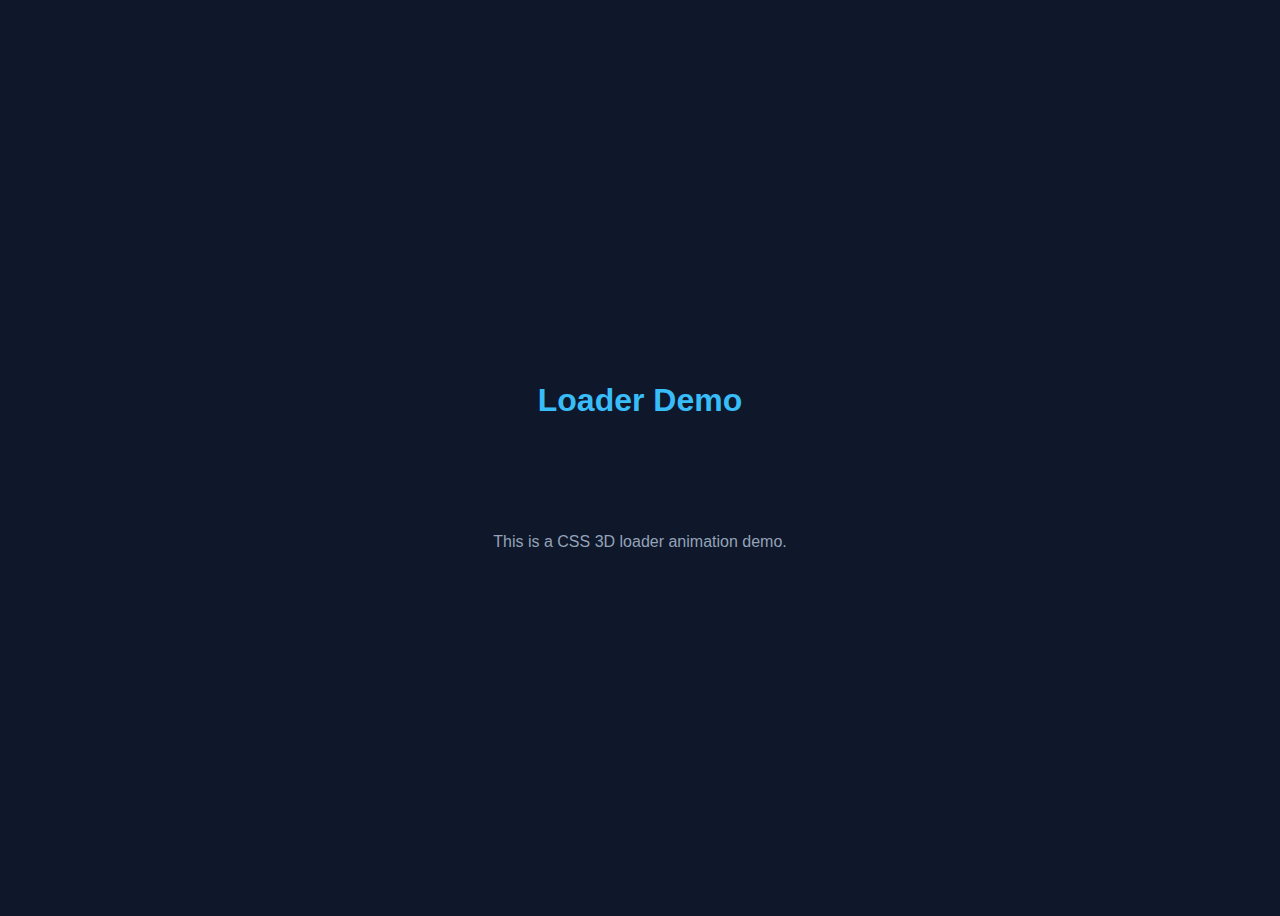
<file: games/loader/index.html>
<!doctype html>
<html lang="en">
<head>
  <meta charset="utf-8">
  <meta name="viewport" content="width=device-width,initial-scale=1">
  <title>Loader Demo</title>
  <link rel="stylesheet" href="style.css">
</head>
<body>
  <h1 style="text-align:center; margin:2rem; color:#38bdf8; font-family:Arial, sans-serif;">
    Loader Demo
  </h1>

  <!-- Loader -->
  <div class="loader">
    <div class="box box-1">
      <div class="side-left"></div>
      <div class="side-right"></div>
      <div class="side-top"></div>
    </div>
    <div class="box box-2">
      <div class="side-left"></div>
      <div class="side-right"></div>
      <div class="side-top"></div>
    </div>
    <div class="box box-3">
      <div class="side-left"></div>
      <div class="side-right"></div>
      <div class="side-top"></div>
    </div>
    <div class="box box-4">
      <div class="side-left"></div>
      <div class="side-right"></div>
      <div class="side-top"></div>
    </div>
  </div>

  <p style="text-align:center; margin-top:2rem; color:#94a3b8; font-family:Arial, sans-serif;">
    This is a CSS 3D loader animation demo.
  </p>
</body>
</html>
</file>
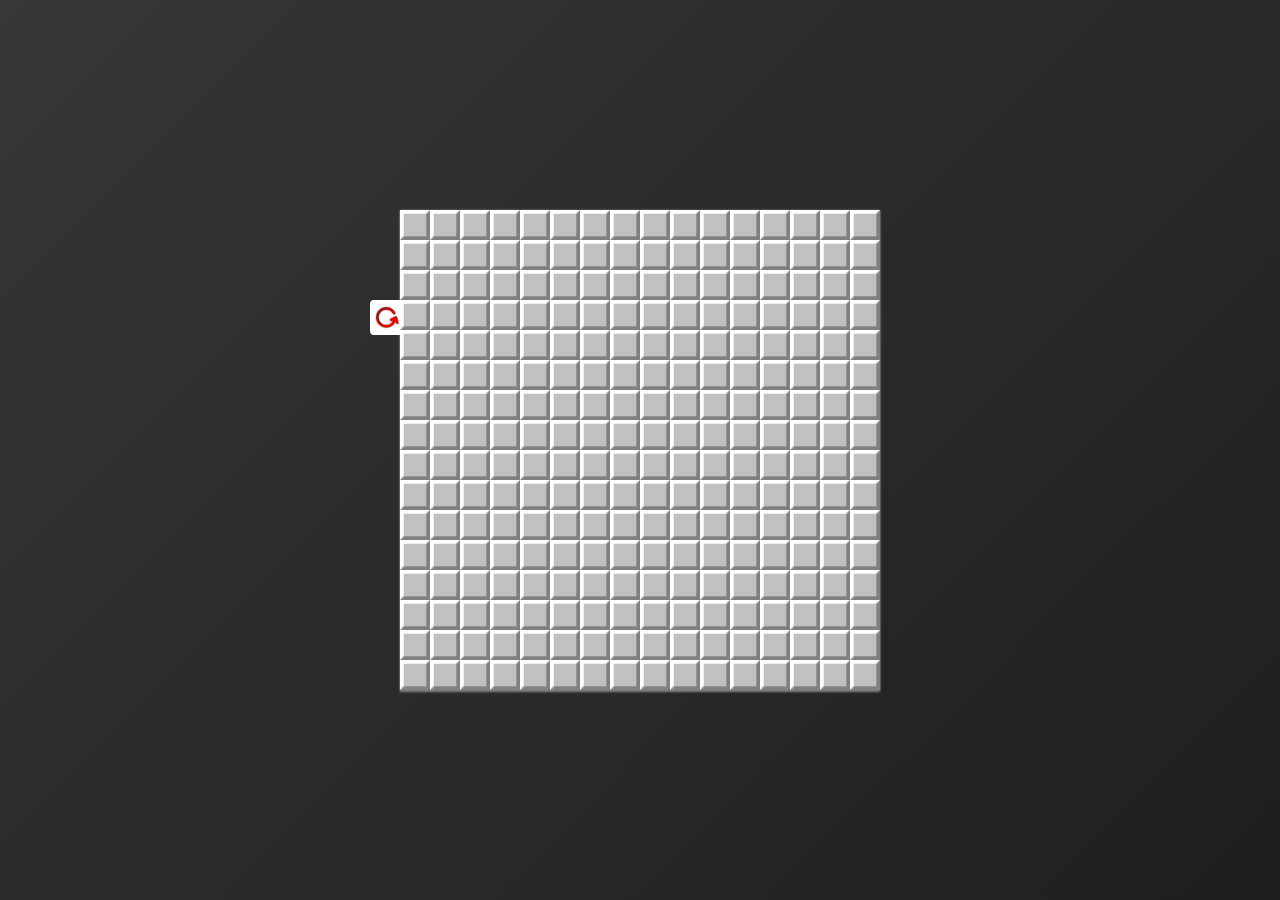
<file: games/minesweeper/index.html>
﻿<!DOCTYPE html>
<html lang="pt-BR">
	<head>
		<meta charset="UTF-8" />
		<title>Campo Minado</title>
		<link rel="stylesheet" href="assets/css/stylesheet.css" media="all" />
		<link href="https://fonts.googleapis.com/css?family=Baumans" rel="stylesheet" /> 
		<meta name="viewport" content="width=device-width, initial-scale=1.0, user-scalable=yes" />
	</head>
	<body>

		<div id="mineSweeper">
			<!-- canvas gonna be rendered here -->
			<button id="resetGame">Resetar</button>
		</div>

		<script type="text/javascript" src="assets/js/Celula.js"></script>	
		<script type="text/javascript" src="assets/js/Sprite.js"></script>	
		<script type="text/javascript" src="assets/js/routines.js"></script>	
	</body>
</html>
</file>
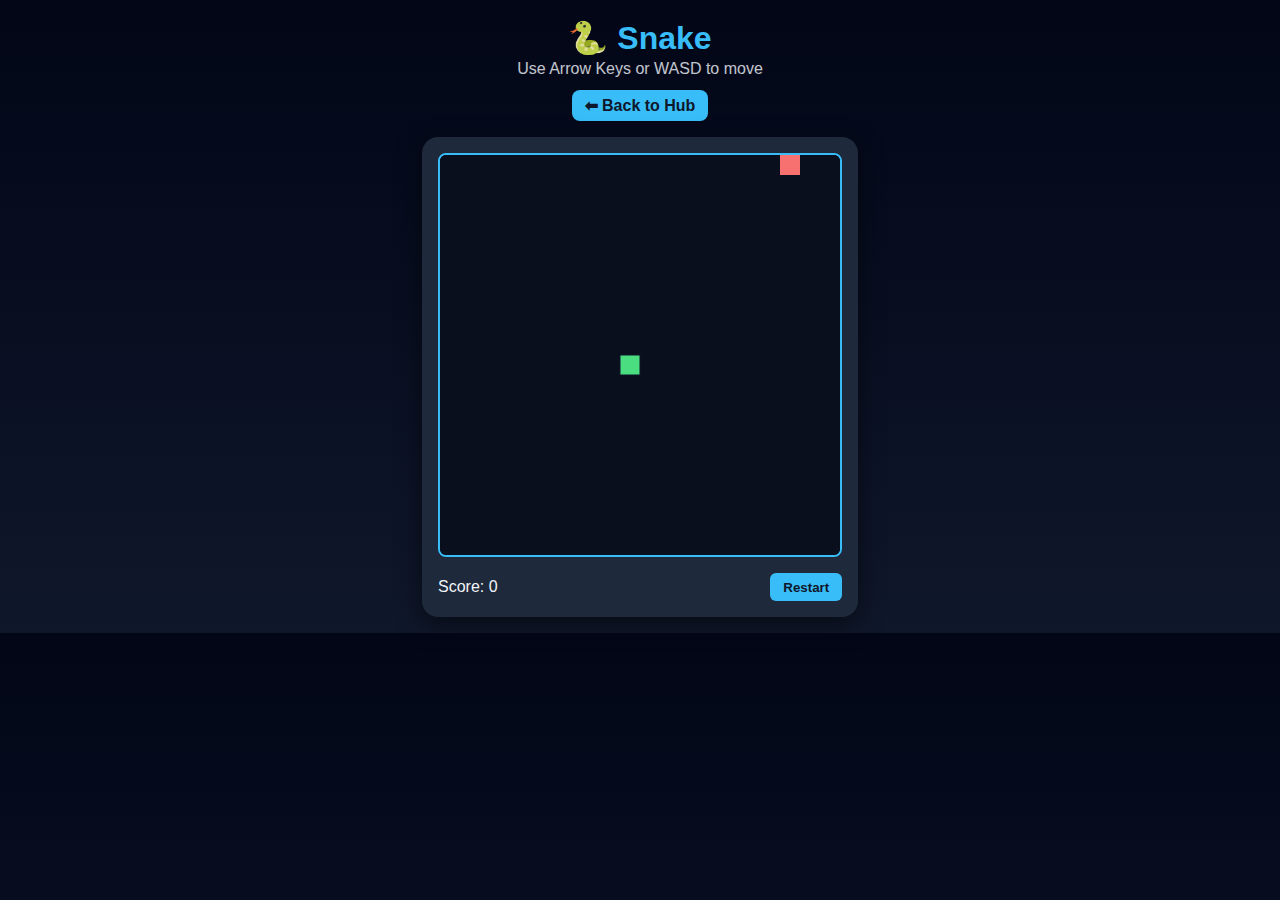
<file: games/snake/index.html>
<!doctype html>
<html lang="en">
<head>
  <meta charset="utf-8" />
  <meta name="viewport" content="width=device-width,initial-scale=1" />
  <title>Snake Game</title>
  <link rel="stylesheet" href="snake.css" />
</head>
<body>
  <header>
    <h1>🐍 Snake</h1>
    <p>Use Arrow Keys or WASD to move</p>
    <a href="../../index.html" class="back-btn">⬅ Back to Hub</a>
  </header>

  <main>
    <div class="game-wrapper">
      <canvas id="gameCanvas" width="400" height="400"></canvas>
      <div class="score-panel">
        <span id="score">Score: 0</span>
        <button id="restartBtn">Restart</button>
      </div>
    </div>
  </main>

  <script src="snake.js"></script>
</body>
</html>
</file>
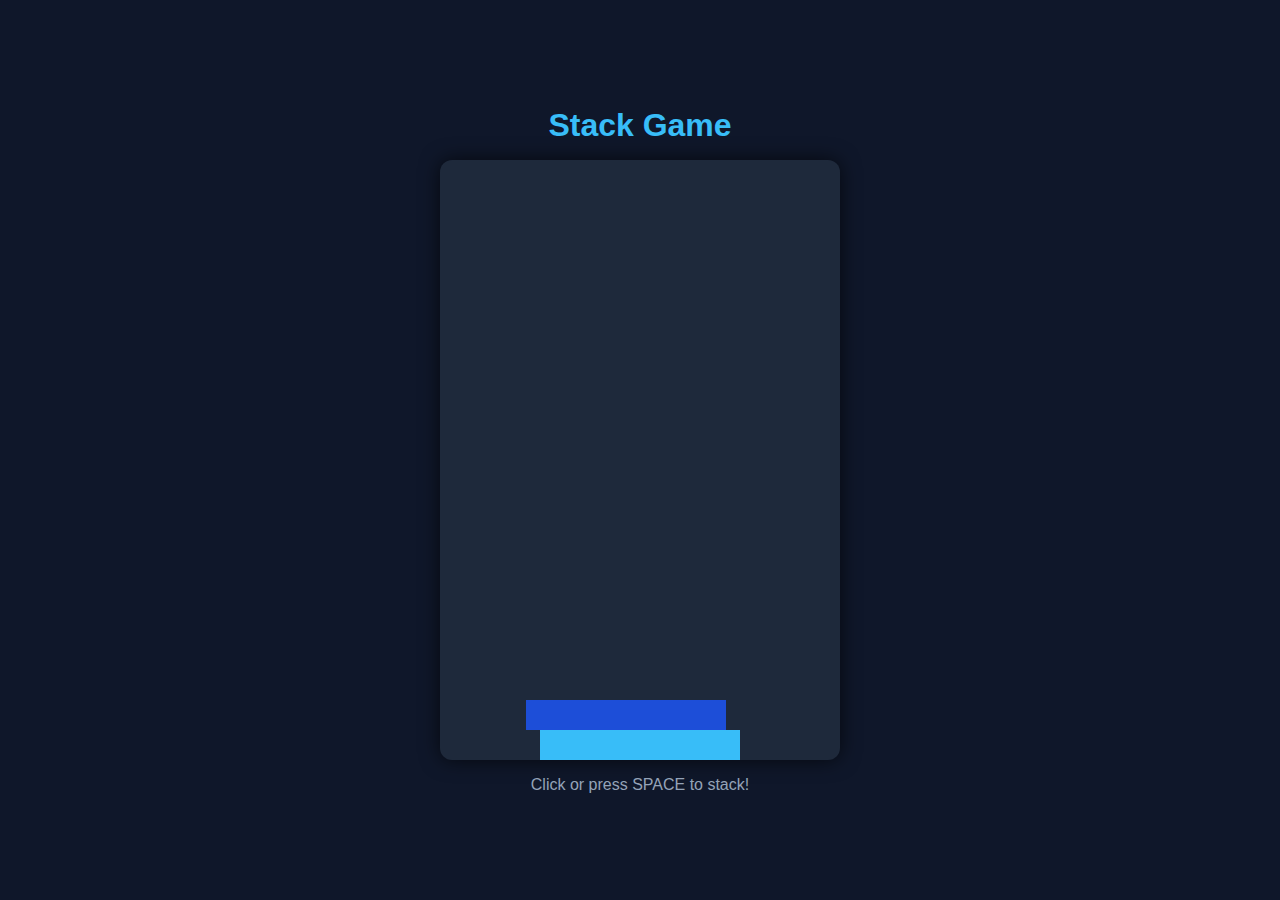
<file: games/stack/index.html>
<!doctype html>
<html lang="en">
<head>
  <meta charset="utf-8">
  <meta name="viewport" content="width=device-width,initial-scale=1">
  <title>Stack Game</title>
  <link rel="stylesheet" href="style.css">
</head>
<body>
  <h1 class="title">Stack Game</h1>
  <canvas id="gameCanvas"></canvas>
  <p class="info">Click or press SPACE to stack!</p>
  <script src="game.js"></script>
</body>
</html>
</file>
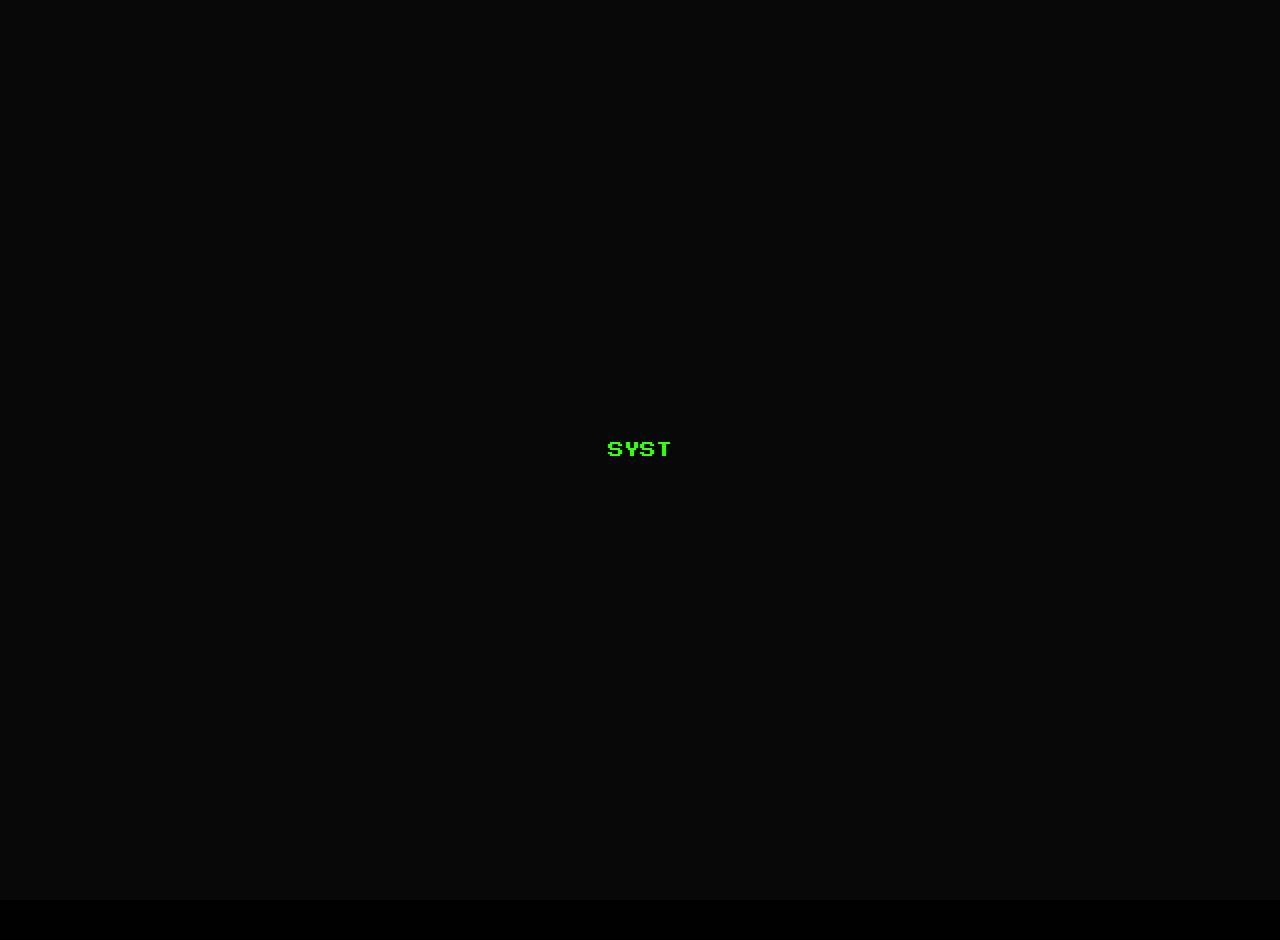
<file: games/tetris/index.html>
<!DOCTYPE html>
<html lang="en">
<head>
  <meta charset="UTF-8" />
  <meta name="viewport" content="width=device-width, initial-scale=1.0" />
  <title>Box Dude's Vintage Tetris</title>
  <style>
    @import url("https://fonts.googleapis.com/css2?family=Press+Start+2P&display=swap");

    :root {
      --tetris-cyan: #39ff14;
      --bg-dark: #080808;
      --panel-bg: #121212;
      --grid-line: #222222;
      --text-glow: 0 0 5px rgba(57, 255, 20, 0.8);
    }

    body {
      margin: 0;
      padding: 20px;
      min-height: 100vh;
      background: var(--bg-dark);
      color: #e1e1e1;
      font-family: "Press Start 2P", monospace;
      display: flex;
      flex-direction: column;
      align-items: center;
      background-image: linear-gradient(rgba(0, 0, 0, 0.97), rgba(0, 0, 0, 0.97)),
        repeating-linear-gradient(
          0deg,
          transparent,
          transparent 2px,
          rgba(57, 255, 20, 0.04) 2px,
          rgba(57, 255, 20, 0.04) 4px
        );
      overflow-x: hidden;
    }

    .game-title {
      font-size: 24px;
      margin-bottom: 20px;
      color: var(--tetris-cyan);
      text-shadow: var(--text-glow);
      text-transform: uppercase;
      letter-spacing: 2px;
    }

    .crt {
      position: relative;
      width: fit-content;
      overflow: hidden;
    }

    .crt::before {
      content: " ";
      display: block;
      position: absolute;
      top: 0;
      left: 0;
      bottom: 0;
      right: 0;
      background: linear-gradient(
          rgba(18, 16, 16, 0) 50%,
          rgba(0, 0, 0, 0.25) 50%
        ),
        linear-gradient(
          90deg,
          rgba(255, 0, 0, 0.06),
          rgba(0, 255, 0, 0.02),
          rgba(0, 0, 255, 0.06)
        );
      z-index: 2;
      background-size: 100% 2px, 3px 100%;
      pointer-events: none;
    }

    .crt::after {
      content: " ";
      display: block;
      position: absolute;
      top: 0;
      left: 0;
      bottom: 0;
      right: 0;
      background: rgba(18, 16, 16, 0.1);
      opacity: 0;
      z-index: 2;
      pointer-events: none;
      animation: flicker 0.15s infinite;
    }

    @keyframes flicker {
      0% { opacity: 0.27861; }
      5% { opacity: 0.34769; }
      10% { opacity: 0.23604; }
      15% { opacity: 0.90626; }
      20% { opacity: 0.18128; }
      25% { opacity: 0.83891; }
      30% { opacity: 0.65583; }
      35% { opacity: 0.67807; }
      40% { opacity: 0.26559; }
      45% { opacity: 0.84693; }
      50% { opacity: 0.96019; }
      55% { opacity: 0.08594; }
      60% { opacity: 0.20313; }
      65% { opacity: 0.71988; }
      70% { opacity: 0.53455; }
      75% { opacity: 0.37288; }
      80% { opacity: 0.71428; }
      85% { opacity: 0.70419; }
      90% { opacity: 0.7003; }
      95% { opacity: 0.36108; }
      100% { opacity: 0.24387; }
    }

    .game-container {
      display: flex;
      gap: 20px;
      align-items: flex-start;
      margin-bottom: 30px;
      position: relative;
    }

    .side-container {
      display: flex;
      flex-direction: column;
      gap: 30px;
    }

    .preview-container,
    .hold-container {
      display: flex;
      flex-direction: column;
      align-items: center;
      padding: 15px;
      background: var(--panel-bg);
      border: 2px solid var(--tetris-cyan);
      box-shadow: 0 0 15px rgba(57, 255, 20, 0.3),
        inset 0 0 10px rgba(57, 255, 20, 0.1);
      border-radius: 4px;
    }

    .preview-label,
    .hold-label {
      color: var(--tetris-cyan);
      margin-bottom: 15px;
      font-size: 12px;
      text-transform: uppercase;
      text-shadow: var(--text-glow);
      letter-spacing: 1px;
    }

    canvas {
      image-rendering: pixelated;
      border: 4px solid var(--tetris-cyan);
      box-shadow: 0 0 20px rgba(57, 255, 20, 0.3),
        inset 0 0 10px rgba(57, 255, 20, 0.1);
      border-radius: 4px;
      background-image: linear-gradient(
          rgba(0, 0, 0, 0.9),
          rgba(0, 0, 0, 0.9)
        ),
        repeating-linear-gradient(
          0deg,
          transparent,
          transparent 20px,
          var(--grid-line) 20px,
          var(--grid-line) 21px
        ),
        repeating-linear-gradient(
          90deg,
          transparent,
          transparent 20px,
          var(--grid-line) 20px,
          var(--grid-line) 21px
        );
    }

    #preview,
    #hold {
      background: var(--bg-dark);
      border-width: 2px;
    }

    #stats {
      display: flex;
      justify-content: space-between;
      flex-direction: column;
      align-items: center;
      width: 140px;
      max-width: 240px;
      margin: 20px 0;
      padding: 15px;
      background: var(--panel-bg);
      border: 2px solid var(--tetris-cyan);
      border-radius: 4px;
      box-shadow: 0 0 15px rgba(57, 255, 20, 0.3),
        inset 0 0 10px rgba(57, 255, 20, 0.1);
    }

    #score,
    #level {
      font-size: 14px;
      color: var(--tetris-cyan);
      text-shadow: var(--text-glow);
    }

    #controls {
      margin-top: -5px;
      padding: 15px;
      background: var(--panel-bg);
      border: 2px solid var(--tetris-cyan);
      border-radius: 4px;
      font-size: 10px;
      line-height: 1.8;
      text-align: center;
      color: var(--tetris-cyan);
      text-shadow: var(--text-glow);
      box-shadow: 0 0 15px rgba(57, 255, 20, 0.3),
        inset 0 0 10px rgba(57, 255, 20, 0.1);
      letter-spacing: 1px;
    }

    .control-title {
      font-size: 12px;
      margin-bottom: 10px;
      text-transform: uppercase;
    }

    .scan-line {
      width: 100%;
      height: 100%;
      position: absolute;
      top: 0;
      left: 0;
      background: linear-gradient(
        to bottom,
        rgba(255, 255, 255, 0) 0%,
        rgba(255, 255, 255, 0) 50%,
        rgba(57, 255, 20, 0.08) 50%,
        rgba(57, 255, 20, 0.08) 100%
      );
      background-size: 100% 4px;
      z-index: 10;
      pointer-events: none;
      animation: scanlines 0.5s linear infinite;
    }

    @keyframes scanlines {
      0% { transform: translateY(0); }
      100% { transform: translateY(4px); }
    }

    @keyframes pulse {
      0% {
        box-shadow: 0 0 15px rgba(57, 255, 20, 0.3),
          inset 0 0 10px rgba(57, 255, 20, 0.1);
      }
      50% {
        box-shadow: 0 0 25px rgba(57, 255, 20, 0.5),
          inset 0 0 15px rgba(57, 255, 20, 0.2);
      }
      100% {
        box-shadow: 0 0 15px rgba(57, 255, 20, 0.3),
          inset 0 0 10px rgba(57, 255, 20, 0.1);
      }
    }

    .pulse {
      animation: pulse 2s infinite;
    }

    .boot-overlay {
      position: fixed;
      top: 0;
      left: 0;
      width: 100%;
      height: 100%;
      background: var(--bg-dark);
      color: var(--tetris-cyan);
      display: flex;
      flex-direction: column;
      justify-content: center;
      align-items: center;
      font-family: "Press Start 2P", monospace;
      z-index: 9999;
    }

    .high-score {
      font-size: 10px;
      color: var(--tetris-cyan);
      text-shadow: var(--text-glow);
      box-shadow: 0 0 15px rgba(57, 255, 20, 0.3), inset 0 0 10px rgba(57, 255, 20, 0.1);
      padding: 5px;
      display: inline-block; 
      height: auto;
      margin-top: 10px;
      border: 2px solid var(--tetris-cyan);
      border-radius: 5px;
      background-color: rgba(0, 0, 0, 0.5);
      text-align: center;
    }
  </style>
</head>
<body>
  <h1 class="game-title">Box Dude's Tetris</h1>

  <div id="stats">
    <div id="score">SCORE:0</div>
    <div id="level">LEVEL:1</div>
  </div>

  <div id="high-score" class="high-score">HIGH SCORE:0</div>

  <div class="crt game-container">
    <div class="hold-container pulse">
      <div class="hold-label">HOLD</div>
      <canvas id="hold" width="100" height="100"></canvas>
    </div>

    <canvas id="tetris" width="240" height="400"></canvas>

    <div class="side-container">
      <div class="preview-container pulse">
        <div class="preview-label">NEXT</div>
        <canvas id="preview" width="100" height="100"></canvas>
      </div>
    </div>
    <div class="scan-line"></div>
  </div>

  <div id="controls">
    <div class="control-title">Controls</div>
    ← → : Move<br />
    ↑ : Rotate<br />
    ↓ : Drop<br />
    SPACE : Hard Drop<br />
    SHIFT : Hold<br />
    P : Pause/Resume
  </div>

  <!-- Boot overlay -->
  <div id="bootOverlay" class="boot-overlay">
    <p id="bootText"></p>
  </div>

  <script>
    // Global AudioContext
    const audioContext = new (window.AudioContext || window.webkitAudioContext)();

    const canvas = document.getElementById("tetris");
    const context = canvas.getContext("2d");
    const previewCanvas = document.getElementById("preview");
    const previewContext = previewCanvas.getContext("2d");
    const holdCanvas = document.getElementById("hold");
    const holdContext = holdCanvas.getContext("2d");
    const scoreElement = document.getElementById("score");
    const levelElement = document.getElementById("level");
    const blockSize = 20;
    const cols = canvas.width / blockSize;
    const rows = canvas.height / blockSize;
    let score = 0;
    let level = 1;
    let linesCleared = 0;
    let canHold = true;

    // Disable image smoothing for a crisp, retro look
    context.imageSmoothingEnabled = false;
    previewContext.imageSmoothingEnabled = false;
    holdContext.imageSmoothingEnabled = false;

    // Play vintage startup sound using the global audioContext
    function playStartupSound() {
      const gainNode = audioContext.createGain();
      gainNode.connect(audioContext.destination);
      gainNode.gain.value = 0.05;

      const playTone = (freq, duration, delay = 0) => {
        const oscillator = audioContext.createOscillator();
        oscillator.type = "square";
        oscillator.frequency.setValueAtTime(
          freq,
          audioContext.currentTime + delay
        );
        oscillator.connect(gainNode);
        oscillator.start(audioContext.currentTime + delay);
        oscillator.stop(audioContext.currentTime + delay + duration);
      };

      // Startup melody
      playTone(392, 0.1); // G4
      playTone(523.25, 0.1, 0.1); // C5
      playTone(659.25, 0.15, 0.2); // E5
      playTone(783.99, 0.3, 0.35); // G5
    }

    // Color palette and shadow colors
    const colors = [
      "#FF6B6B", // Red - Z
      "#48CFAD", // Cyan - I
      "#FFCE54", // Yellow - O
      "#FC6E51", // Orange - L
      "#5D9CEC", // Blue - J
      "#A0D468", // Green - S
      "#AC92EC"  // Purple - T
    ];
    const shadowColors = colors.map((color) => color + "33");

    // Sound effects using the global audioContext
    function playSound(type) {
      const gainNode = audioContext.createGain();
      gainNode.connect(audioContext.destination);
      gainNode.gain.value = 0.05;

      const oscillator = audioContext.createOscillator();
      oscillator.connect(gainNode);

      switch (type) {
        case "move":
          oscillator.type = "square";
          oscillator.frequency.setValueAtTime(220, audioContext.currentTime);
          oscillator.start();
          oscillator.stop(audioContext.currentTime + 0.05);
          break;
        case "rotate":
          oscillator.type = "triangle";
          oscillator.frequency.setValueAtTime(330, audioContext.currentTime);
          oscillator.start();
          oscillator.stop(audioContext.currentTime + 0.08);
          break;
        case "drop":
          oscillator.type = "square";
          oscillator.frequency.setValueAtTime(165, audioContext.currentTime);
          oscillator.start();
          oscillator.stop(audioContext.currentTime + 0.1);
          break;
        case "line":
          oscillator.type = "square";
          oscillator.frequency.setValueAtTime(440, audioContext.currentTime);
          oscillator.start();
          oscillator.frequency.exponentialRampToValueAtTime(
            220,
            audioContext.currentTime + 0.3
          );
          oscillator.stop(audioContext.currentTime + 0.3);
          break;
        case "tetris":
          const o1 = audioContext.createOscillator();
          const o2 = audioContext.createOscillator();
          o1.type = "square";
          o2.type = "square";
          o1.connect(gainNode);
          o2.connect(gainNode);
          o1.frequency.setValueAtTime(440, audioContext.currentTime);
          o2.frequency.setValueAtTime(554, audioContext.currentTime);
          o1.start();
          o2.start(audioContext.currentTime + 0.1);
          o1.stop(audioContext.currentTime + 0.3);
          o2.stop(audioContext.currentTime + 0.4);
          break;
        case "gameover":
          oscillator.type = "sawtooth";
          oscillator.frequency.setValueAtTime(110, audioContext.currentTime);
          oscillator.start();
          oscillator.frequency.exponentialRampToValueAtTime(
            55,
            audioContext.currentTime + 1
          );
          oscillator.stop(audioContext.currentTime + 1);
          break;
        case "pause":
          oscillator.type = "square";
          oscillator.frequency.setValueAtTime(330, audioContext.currentTime);
          oscillator.start();
          oscillator.stop(audioContext.currentTime + 0.2);
          break;
        case "resume":
          oscillator.type = "square";
          oscillator.frequency.setValueAtTime(440, audioContext.currentTime);
          oscillator.start();
          oscillator.stop(audioContext.currentTime + 0.2);
          break;
      }
    }

    const board = Array(rows)
      .fill()
      .map(() => Array(cols).fill(0));

    const pieces = [
      [[1, 1, 1, 1]], // I
      [
        [1, 1],
        [1, 1],
      ], // O
      [
        [1, 1, 1],
        [0, 1, 0],
      ], // T
      [
        [1, 1, 1],
        [1, 0, 0],
      ], // L
      [
        [1, 1, 1],
        [0, 0, 1],
      ], // J
      [
        [1, 1, 0],
        [0, 1, 1],
      ], // S
      [
        [0, 1, 1],
        [1, 1, 0],
      ], // Z
    ];

    let currentPiece = null;
    let currentPiecePos = { x: 0, y: 0 };
    let currentColor = "";
    let currentShadowColor = "";
    let currentPieceIndex = 0;
    let nextPiece = null;
    let nextColor = "";
    let nextShadowColor = "";
    let nextPieceIndex = 0;
    let holdPiece = null;
    let holdColor = "";
    let holdShadowColor = "";
    let holdPieceIndex = -1;
    let isPaused = false;

    // CRT drawing effect with reduced blur and without per-pixel noise
    function drawWithCRTEffect(ctx, callback) {
      ctx.filter = "blur(0.2px)";
      callback();
      ctx.filter = "none";
    }

    function createPiece() {
      if (nextPiece === null) {
        nextPieceIndex = Math.floor(Math.random() * pieces.length);
        nextPiece = pieces[nextPieceIndex];
        nextColor = colors[nextPieceIndex];
        nextShadowColor = shadowColors[nextPieceIndex];
      }

      currentPiece = nextPiece;
      currentColor = nextColor;
      currentShadowColor = nextShadowColor;
      currentPieceIndex = nextPieceIndex;

      const pieceIndex = Math.floor(Math.random() * pieces.length);
      nextPiece = pieces[pieceIndex];
      nextColor = colors[pieceIndex];
      nextShadowColor = shadowColors[pieceIndex];
      nextPieceIndex = pieceIndex;

      currentPiecePos = {
        x: Math.floor((cols - currentPiece[0].length) / 2),
        y: 0,
      };

      canHold = true;
      drawPreview();
      drawHold();
    }

    function drawPiece(ctx, piece, color, canvas) {
      const previewBlockSize = 20;
      const offsetX =
        (canvas.width - piece[0].length * previewBlockSize) / 2;
      const offsetY =
        (canvas.height - piece.length * previewBlockSize) / 2;

      drawWithCRTEffect(ctx, () => {
        ctx.fillStyle = color;
        piece.forEach((row, y) => {
          row.forEach((value, x) => {
            if (value) {
              ctx.shadowBlur = 3;
              ctx.shadowColor = color;
              ctx.fillRect(
                offsetX + x * previewBlockSize,
                offsetY + y * previewBlockSize,
                previewBlockSize - 2,
                previewBlockSize - 2
              );
              ctx.shadowBlur = 0;
              ctx.fillStyle = lightenColor(color, 50);
              ctx.fillRect(
                offsetX + x * previewBlockSize + 2,
                offsetY + y * previewBlockSize + 2,
                3,
                3
              );
              ctx.fillStyle = color;
            }
          });
        });
      });
    }

    function lightenColor(color, percent) {
      const num = parseInt(color.slice(1), 16);
      const amt = Math.round(2.55 * percent);
      const R = Math.min(255, (num >> 16) + amt);
      const G = Math.min(255, ((num >> 8) & 0x00ff) + amt);
      const B = Math.min(255, (num & 0x0000ff) + amt);
      return `#${(0x1000000 + (R << 16) + (G << 8) + B)
        .toString(16)
        .slice(1)}`;
    }

    function drawPreview() {
      previewContext.fillStyle = "#000";
      previewContext.fillRect(0, 0, previewCanvas.width, previewCanvas.height);
      drawGridBackground(previewContext, previewCanvas);
      if (nextPiece) {
        drawPiece(previewContext, nextPiece, nextColor, previewCanvas);
      }
    }

    function drawHold() {
      holdContext.fillStyle = "#000";
      holdContext.fillRect(0, 0, holdCanvas.width, holdCanvas.height);
      drawGridBackground(holdContext, holdCanvas);
      if (holdPiece) {
        drawPiece(holdContext, holdPiece, holdColor, holdCanvas);
      }
    }

    function drawGridBackground(ctx, canvas) {
      ctx.strokeStyle = "#222222";
      ctx.lineWidth = 0.5;
      for (let x = 0; x <= canvas.width; x += 20) {
        ctx.beginPath();
        ctx.moveTo(x, 0);
        ctx.lineTo(x, canvas.height);
        ctx.stroke();
      }
      for (let y = 0; y <= canvas.height; y += 20) {
        ctx.beginPath();
        ctx.moveTo(0, y);
        ctx.lineTo(canvas.width, y);
        ctx.stroke();
      }
    }

    function holdCurrentPiece() {
      if (!canHold) return;
      playSound("rotate");
      if (holdPiece === null) {
        holdPiece = currentPiece;
        holdColor = currentColor;
        holdShadowColor = currentShadowColor;
        holdPieceIndex = currentPieceIndex;
        createPiece();
      } else {
        const tempPiece = currentPiece;
        const tempColor = currentColor;
        const tempShadowColor = currentShadowColor;
        const tempIndex = currentPieceIndex;
        currentPiece = holdPiece;
        currentColor = holdColor;
        currentShadowColor = holdShadowColor;
        currentPieceIndex = holdPieceIndex;
        holdPiece = tempPiece;
        holdColor = tempColor;
        holdShadowColor = tempShadowColor;
        holdPieceIndex = tempIndex;
        currentPiecePos = {
          x: Math.floor((cols - currentPiece[0].length) / 2),
          y: 0,
        };
      }
      canHold = false;
      drawHold();
    }

    function collide(piece = currentPiece, pos = currentPiecePos) {
      for (let y = 0; y < piece.length; y++) {
        for (let x = 0; x < piece[y].length; x++) {
          if (piece[y][x]) {
            const boardX = pos.x + x;
            const boardY = pos.y + y;
            if (
              boardX < 0 ||
              boardX >= cols ||
              boardY >= rows ||
              (boardY >= 0 && board[boardY][boardX])
            ) {
              return true;
            }
          }
        }
      }
      return false;
    }

    function getGhostPosition() {
      const ghostPos = { ...currentPiecePos };
      while (!collide(currentPiece, { ...ghostPos, y: ghostPos.y + 1 })) {
        ghostPos.y++;
      }
      return ghostPos;
    }

    function rotate() {
      playSound("rotate");
      const rotated = currentPiece[0].map((_, i) =>
        currentPiece.map((row) => row[i]).reverse()
      );
      const prevPiece = currentPiece;
      currentPiece = rotated;
      if (collide()) {
        currentPiecePos.x += 1;
        if (collide()) {
          currentPiecePos.x -= 2;
          if (collide()) {
            currentPiecePos.x += 3;
            if (collide()) {
              currentPiecePos.x -= 2;
              currentPiece = prevPiece;
            }
          }
        }
      }
    }

    const boardCache = document.createElement("canvas");
    boardCache.width = canvas.width;
    boardCache.height = canvas.height;
    const boardCtx = boardCache.getContext("2d");

    function merge() {
      playSound("drop");
      currentPiece.forEach((row, y) => {
        row.forEach((value, x) => {
          if (value) {
            const boardY = currentPiecePos.y + y;
            if (boardY >= 0) {
              board[boardY][currentPiecePos.x + x] = currentColor;
              // Draw to the offscreen canvas (instead of recalculating each frame)
              boardCtx.fillStyle = currentColor;
              boardCtx.shadowBlur = 3;
              boardCtx.shadowColor = currentColor;
              boardCtx.fillRect(
                (currentPiecePos.x + x) * blockSize,
                (boardY) * blockSize,
                blockSize - 2,
                blockSize - 2
              );
            }
          }
        });
      });
    }


    function clearLines() {
        let lines = 0;
        for (let y = rows - 1; y >= 0; y--) {
            if (board[y].every(cell => cell !== 0)) {  // Check if the row is full
                board.splice(y, 1);  // Remove full row
                board.unshift(Array(cols).fill(0));  // Add a new empty row on top
                lines++;
                y++;  // Re-check the same row index since everything moved down
            }
        }

        if (lines > 0) {
            linesCleared += lines;
            const lineScores = [0, 40, 100, 300, 1200];  // Standard Tetris scoring
            score += lineScores[lines] * level;
            if (lines === 4) {
                playSound("tetris");
            } else {
                playSound("line");
            }
            scoreElement.textContent = `SCORE:${score}`;
            level = Math.floor(linesCleared / 10) + 1;
            levelElement.textContent = `LEVEL:${level}`;

            
            redrawBoardCache();
        }
    }


    // Create and cache the grid background:
    const gridCache = document.createElement("canvas");
    gridCache.width = canvas.width;
    gridCache.height = canvas.height;
    const gridCtx = gridCache.getContext("2d");

    // Function to create the grid once
    function createGridCache() {
      gridCtx.clearRect(0, 0, gridCache.width, gridCache.height);
      gridCtx.strokeStyle = "#222222";
      gridCtx.lineWidth = 0.5;

      // Draw vertical lines
      for (let x = 0; x <= gridCache.width; x += blockSize) {
        gridCtx.beginPath();
        gridCtx.moveTo(x, 0);
        gridCtx.lineTo(x, gridCache.height);
        gridCtx.stroke();
      }

      // Draw horizontal lines
      for (let y = 0; y <= gridCache.height; y += blockSize) {
        gridCtx.beginPath();
        gridCtx.moveTo(0, y);
        gridCtx.lineTo(gridCache.width, y);
        gridCtx.stroke();
      }
    }
    createGridCache();

    function redrawBoardCache() {
        boardCtx.clearRect(0, 0, boardCache.width, boardCache.height);  // Clear the entire cached board

        for (let y = 0; y < rows; y++) {
            for (let x = 0; x < cols; x++) {
                if (board[y][x]) {  // If there's a block
                    boardCtx.fillStyle = board[y][x];  // Use the stored color
                    boardCtx.shadowBlur = 3;
                    boardCtx.shadowColor = board[y][x];
                    boardCtx.fillRect(
                        x * blockSize,
                        y * blockSize,
                        blockSize - 2,
                        blockSize - 2
                    );
                }
            }
        }
    }

    function draw() {
      context.fillStyle = "#000";
      context.fillRect(0, 0, canvas.width, canvas.height);
      context.drawImage(gridCache, 0, 0);  // Use cached grid
      context.drawImage(boardCache, 0, 0); // Use cached board
      
      if (currentPiece) {
        const ghostPos = getGhostPosition();
        context.fillStyle = currentShadowColor;
        currentPiece.forEach((row, y) => {
          row.forEach((value, x) => {
            if (value) {
              context.fillRect(
                (ghostPos.x + x) * blockSize + 1,
                (ghostPos.y + y) * blockSize + 1,
                blockSize - 4,
                blockSize - 4
              );
            }
          });
        });

        context.fillStyle = currentColor;
        context.shadowBlur = 3;
        context.shadowColor = currentColor;
        currentPiece.forEach((row, y) => {
          row.forEach((value, x) => {
            if (value) {
              context.fillRect(
                (currentPiecePos.x + x) * blockSize,
                (currentPiecePos.y + y) * blockSize,
                blockSize - 2,
                blockSize - 2
              );
            }
          });
        });
        context.shadowBlur = 0;
      }
    }


    let dropCounter = 0;
    let lastTime = 0;
    let dropInterval = 1000;
    let animationFrameId = null;

    function update(time = 0) {
        if (!isPaused) { // Only update if NOT paused
            const deltaTime = time - lastTime;
            lastTime = time;
            dropCounter += deltaTime;
            dropInterval = Math.max(50, 1000 - (level - 1) * 100);
            if (dropCounter > dropInterval) {
                drop();
            }
        }

        draw(); // Always redraw, even if paused

        if (!isPaused) {
            animationFrameId = requestAnimationFrame(update);
        }
    }

    // High score things!
    function saveHighScore(score) {
      localStorage.setItem('highScore', score);
    }

    function loadHighScore() {
      return localStorage.getItem('highScore') || 0;
    }

    function updateHighScoreDisplay(score) {
      const highScoreElement = document.getElementById('high-score');
      highScoreElement.textContent = `HIGH SCORE:${score}`;
    }

    // Generic loading of high score
    let highScore = loadHighScore();
    updateHighScoreDisplay(highScore);


    function drop() {
        currentPiecePos.y++;
        if (collide()) {
            currentPiecePos.y--;
            merge();
            clearLines();
            createPiece();

            if (collide()) {  // If a new piece collides immediately -> Game Over
                playSound("gameover");

                // Save high score if the current score is greater
                if (score > highScore) {
                    highScore = score;
                    saveHighScore(highScore);
                }

                // Load and update high score display
                highScore = loadHighScore();
                updateHighScoreDisplay(highScore);

                const gameOverEffect = () => {
                    let row = rows - 1;
                    const fillInterval = setInterval(() => {
                        if (row < 0) {
                            clearInterval(fillInterval);
                            setTimeout(() => {
                                // Reset Game Logic
                                board.forEach((row) => row.fill(0));
                                score = 0;
                                level = 1;
                                linesCleared = 0;
                                holdPiece = null;
                                holdColor = "";
                                holdShadowColor = "";
                                holdPieceIndex = -1;
                                scoreElement.textContent = `SCORE:0`;
                                levelElement.textContent = `LEVEL:1`;

                                // Clear boardCache to reset visuals
                                redrawBoardCache();

                                // Restart Game
                                drawHold();
                                playStartupSound();
                            }, 500);
                            return;
                        }

                        for (let x = 0; x < cols; x++) {
                            board[row][x] = colors[Math.floor(Math.random() * colors.length)];
                        }
                        row--;
                    }, 30);
                };

                gameOverEffect();
            }
        }
        dropCounter = 0;
    }


    function togglePause() {
    isPaused = !isPaused;

        if (isPaused) {
            playSound("pause");
            showPauseOverlay(); // Show pause message
        } else {
            playSound("resume");
            hidePauseOverlay(); // Hide pause message
            lastTime = performance.now(); // Reset time tracking
            requestAnimationFrame(update); // Resume game loop
        }
    }

    function showPauseOverlay() {
        let pauseOverlay = document.getElementById("pauseOverlay");
        if (!pauseOverlay) {
            pauseOverlay = document.createElement("div");
            pauseOverlay.id = "pauseOverlay";
            pauseOverlay.textContent = "PAUSED";
            pauseOverlay.style.position = "fixed";
            pauseOverlay.style.top = "50%";
            pauseOverlay.style.left = "50%";
            pauseOverlay.style.transform = "translate(-50%, -50%)";
            pauseOverlay.style.fontSize = "24px";
            pauseOverlay.style.color = "var(--tetris-cyan)";
            pauseOverlay.style.textShadow = "0 0 10px rgba(57, 255, 20, 0.8)";
            pauseOverlay.style.fontFamily = '"Press Start 2P", monospace';
            pauseOverlay.style.background = "rgba(0, 0, 0, 0.7)";
            pauseOverlay.style.padding = "20px";
            pauseOverlay.style.borderRadius = "5px";
            pauseOverlay.style.zIndex = "1000";
            document.body.appendChild(pauseOverlay);
        }
    }

    function hidePauseOverlay() {
        const pauseOverlay = document.getElementById("pauseOverlay");
        if (pauseOverlay) {
            pauseOverlay.remove();
        }
    }



    // Custom key repeat implementation to fix input delays
    const keyRepeatDelay = 150; // initial delay before repeating (ms)
    const keyRepeatInterval = 50; // interval between repeats (ms)
    const keyTimers = {};

    function moveLeft() {
      currentPiecePos.x--;
      if (collide()) {
        currentPiecePos.x++;
      } else {
        playSound("move");
      }
    }

    function moveRight() {
      currentPiecePos.x++;
      if (collide()) {
        currentPiecePos.x--;
      } else {
        playSound("move");
      }
    }

    function moveDown() {
      drop();
    }

    document.addEventListener("keydown", (event) => {
      if (!currentPiece) return;
      if (isPaused && event.key.toLowerCase() !== "p") return; // Keeping pause as P to give more of that vintage feel of key layout, feel free to change it to escape (KeyCode 27) if any of you want to! :D
      switch (event.key) {
        case "p":
        case "P":
          togglePause();
          break;
        case "ArrowLeft":
          if (!keyTimers["ArrowLeft"]) {
            moveLeft();
            keyTimers["ArrowLeft"] = setTimeout(() => {
              keyTimers["ArrowLeft"] = setInterval(() => {
                moveLeft();
              }, keyRepeatInterval);
            }, keyRepeatDelay);
          }
          break;
        case "ArrowRight":
          if (!keyTimers["ArrowRight"]) {
            moveRight();
            keyTimers["ArrowRight"] = setTimeout(() => {
              keyTimers["ArrowRight"] = setInterval(() => {
                moveRight();
              }, keyRepeatInterval);
            }, keyRepeatDelay);
          }
          break;
        case "ArrowDown":
          if (!keyTimers["ArrowDown"]) {
            moveDown();
            keyTimers["ArrowDown"] = setTimeout(() => {
              keyTimers["ArrowDown"] = setInterval(() => {
                moveDown();
              }, keyRepeatInterval);
            }, keyRepeatDelay);
          }
          break;
        case "ArrowUp":
          rotate();
          break;
        case " ":
          while (!collide()) {
            currentPiecePos.y++;
          }
          currentPiecePos.y--;
          drop();
          break;
        case "Shift":
          holdCurrentPiece();
          break;
      }
      event.preventDefault();
    });

    document.addEventListener("keyup", (event) => {
      switch (event.key) {
        case "ArrowLeft":
          if (keyTimers["ArrowLeft"]) {
            clearTimeout(keyTimers["ArrowLeft"]);
            clearInterval(keyTimers["ArrowLeft"]);
            keyTimers["ArrowLeft"] = null;
          }
          break;
        case "ArrowRight":
          if (keyTimers["ArrowRight"]) {
            clearTimeout(keyTimers["ArrowRight"]);
            clearInterval(keyTimers["ArrowRight"]);
            keyTimers["ArrowRight"] = null;
          }
          break;
        case "ArrowDown":
          if (keyTimers["ArrowDown"]) {
            clearTimeout(keyTimers["ArrowDown"]);
            clearInterval(keyTimers["ArrowDown"]);
            keyTimers["ArrowDown"] = null;
          }
          break;
      }
    });

    // Merged touch events for swipe, tap, and double-tap
    let touchStartX = 0;
    let touchStartY = 0;
    let lastTap = 0;
    canvas.addEventListener(
      "touchstart",
      function (e) {
        touchStartX = e.touches[0].clientX;
        touchStartY = e.touches[0].clientY;
        e.preventDefault();
      },
      false
    );

    canvas.addEventListener(
      "touchmove",
      function (e) {
        e.preventDefault();
      },
      false
    );

    canvas.addEventListener(
      "touchend",
      function (e) {
        const touchEndX = e.changedTouches[0].clientX;
        const touchEndY = e.changedTouches[0].clientY;
        const currentTime = new Date().getTime();
        const tapLength = currentTime - lastTap;
        const diffX = touchEndX - touchStartX;
        const diffY = touchEndY - touchStartY;
        if (tapLength < 300 && tapLength > 0) {
          holdCurrentPiece();
        } else {
          if (Math.abs(diffX) > Math.abs(diffY)) {
            if (diffX > 30) {
              moveRight();
            } else if (diffX < -30) {
              moveLeft();
            }
          } else {
            if (diffY > 50) {
              moveDown();
            } else if (diffY < -50) {
              rotate();
            } else if (Math.abs(diffX) < 10 && Math.abs(diffY) < 10) {
              while (!collide()) {
                currentPiecePos.y++;
              }
              currentPiecePos.y--;
              drop();
            }
          }
        }
        lastTap = currentTime;
        e.preventDefault();
      },
      false
    );

    // Boot sequence using a DOM overlay with text animation
    function bootSequence() {
      const bootOverlay = document.getElementById("bootOverlay");
      const bootText = document.getElementById("bootText");
      const bootLines = [
        "SYSTEM BOOT v3.7",
        "INITIALIZING...",
        "LOADING TETRIS OS",
        "READY.",
      ];

      let bootInterrupted = false;

      function endBootSequence() {
        bootInterrupted = true;
        bootOverlay.style.transition = "opacity 0.5s";
        bootOverlay.style.opacity = "0";
        setTimeout(() => {
          bootOverlay.remove();
          createPiece();
          playStartupSound();
          update();
        }, 500);
      }

      // Add event listener to skip boot sequence on Escape key press
      document.addEventListener("keydown", function handleSkip(event) {
        if (event.key === "Escape") {
          document.removeEventListener("keydown", handleSkip);
          endBootSequence();
        }
      });

      // Create a simple "click" sound for typing
      function playTypeSound() {
        const clickOsc = audioContext.createOscillator();
        const clickGain = audioContext.createGain();
        clickOsc.connect(clickGain);
        clickGain.connect(audioContext.destination);

        clickGain.gain.value = 0.03;
        clickOsc.frequency.value = 2000 + Math.random() * 500;
        clickOsc.type = "square";

        clickOsc.start();
        clickOsc.stop(audioContext.currentTime + 0.01);
      }

      // Play a line completion sound
      function playLineCompleteSound(lineIndex) {
        const completeOsc = audioContext.createOscillator();
        const completeGain = audioContext.createGain();
        completeOsc.connect(completeGain);
        completeGain.connect(audioContext.destination);

        completeGain.gain.value = 0.1;
        completeOsc.frequency.value = 440 + lineIndex * 110;
        completeOsc.type = "sine";

        completeOsc.start();
        completeGain.gain.exponentialRampToValueAtTime(
          0.001,
          audioContext.currentTime + 0.3
        );
        completeOsc.stop(audioContext.currentTime + 0.3);
      }

      let lineIndex = 0;
      function typeNextLine() {
        if (bootInterrupted || lineIndex >= bootLines.length) {
          endBootSequence();
          return;
        }

        let charIndex = 0;
        bootText.textContent = "";
        const lineInterval = setInterval(() => {
          if (bootInterrupted) {
            clearInterval(lineInterval);
            endBootSequence();
            return;
          }

          if (charIndex % 2 === 0) {
            playTypeSound();
          }

          bootText.textContent += bootLines[lineIndex][charIndex];
          charIndex++;

          if (charIndex >= bootLines[lineIndex].length) {
            clearInterval(lineInterval);
            bootText.textContent += "\n";
            playLineCompleteSound(lineIndex);
            lineIndex++;
            setTimeout(typeNextLine, 300);
          }
        }, 50);
      }

      // Initial boot noise
      setTimeout(() => {
        if (bootInterrupted) return;

        const startupNoise = audioContext.createBufferSource();
        const noiseGain = audioContext.createGain();
        const noiseFilter = audioContext.createBiquadFilter();

        // Create noise buffer
        const bufferSize = audioContext.sampleRate;
        const noiseBuffer = audioContext.createBuffer(
          1,
          bufferSize,
          audioContext.sampleRate
        );
        const output = noiseBuffer.getChannelData(0);
        for (let i = 0; i < bufferSize; i++) {
          output[i] = Math.random() * 2 - 1;
        }

        startupNoise.buffer = noiseBuffer;
        noiseFilter.type = "bandpass";
        noiseFilter.frequency.value = 800;
        noiseFilter.Q.value = 5;

        startupNoise.connect(noiseFilter);
        noiseFilter.connect(noiseGain);
        noiseGain.connect(audioContext.destination);

        noiseGain.gain.value = 0.05;
        noiseGain.gain.exponentialRampToValueAtTime(
          0.001,
          audioContext.currentTime + 0.3
        );
        noiseFilter.frequency.exponentialRampToValueAtTime(
          100,
          audioContext.currentTime + 0.3
        );

        startupNoise.start();
        startupNoise.stop(audioContext.currentTime + 0.3);

        setTimeout(typeNextLine, 400);
      }, 100);
    }

    bootSequence();
  </script>
</body>
</html>
</file>
<file: games/2048/style/main.css>
@import url(fonts/clear-sans.css);
html, body {
  margin: 0;
  padding: 0;
  background: #faf8ef;
  color: #776e65;
  font-family: "Clear Sans", "Helvetica Neue", Arial, sans-serif;
  font-size: 18px; }

body {
  margin: 80px 0; }

.heading:after {
  content: "";
  display: block;
  clear: both; }

h1.title {
  font-size: 80px;
  font-weight: bold;
  margin: 0;
  display: block;
  float: left; }

@-webkit-keyframes move-up {
  0% {
    top: 25px;
    opacity: 1; }

  100% {
    top: -50px;
    opacity: 0; } }
@-moz-keyframes move-up {
  0% {
    top: 25px;
    opacity: 1; }

  100% {
    top: -50px;
    opacity: 0; } }
@keyframes move-up {
  0% {
    top: 25px;
    opacity: 1; }

  100% {
    top: -50px;
    opacity: 0; } }
.scores-container {
  float: right;
  text-align: right; }

.score-container, .best-container {
  position: relative;
  display: inline-block;
  background: #bbada0;
  padding: 15px 25px;
  font-size: 25px;
  height: 25px;
  line-height: 47px;
  font-weight: bold;
  border-radius: 3px;
  color: white;
  margin-top: 8px;
  text-align: center; }
  .score-container:after, .best-container:after {
    position: absolute;
    width: 100%;
    top: 10px;
    left: 0;
    text-transform: uppercase;
    font-size: 13px;
    line-height: 13px;
    text-align: center;
    color: #eee4da; }
  .score-container .score-addition, .best-container .score-addition {
    position: absolute;
    right: 30px;
    color: red;
    font-size: 25px;
    line-height: 25px;
    font-weight: bold;
    color: rgba(119, 110, 101, 0.9);
    z-index: 100;
    -webkit-animation: move-up 600ms ease-in;
    -moz-animation: move-up 600ms ease-in;
    animation: move-up 600ms ease-in;
    -webkit-animation-fill-mode: both;
    -moz-animation-fill-mode: both;
    animation-fill-mode: both; }

.score-container:after {
  content: "Score"; }

.best-container:after {
  content: "Best"; }

p {
  margin-top: 0;
  margin-bottom: 10px;
  line-height: 1.65; }

a {
  color: #776e65;
  font-weight: bold;
  text-decoration: underline;
  cursor: pointer; }

strong.important {
  text-transform: uppercase; }

hr {
  border: none;
  border-bottom: 1px solid #d8d4d0;
  margin-top: 20px;
  margin-bottom: 30px; }

.container {
  width: 500px;
  margin: 0 auto; }

@-webkit-keyframes fade-in {
  0% {
    opacity: 0; }

  100% {
    opacity: 1; } }
@-moz-keyframes fade-in {
  0% {
    opacity: 0; }

  100% {
    opacity: 1; } }
@keyframes fade-in {
  0% {
    opacity: 0; }

  100% {
    opacity: 1; } }
.game-container {
  margin-top: 40px;
  position: relative;
  padding: 15px;
  cursor: default;
  -webkit-touch-callout: none;
  -ms-touch-callout: none;
  -webkit-user-select: none;
  -moz-user-select: none;
  -ms-user-select: none;
  -ms-touch-action: none;
  touch-action: none;
  background: #bbada0;
  border-radius: 6px;
  width: 500px;
  height: 500px;
  -webkit-box-sizing: border-box;
  -moz-box-sizing: border-box;
  box-sizing: border-box; }
  .game-container .game-message {
    display: none;
    position: absolute;
    top: 0;
    right: 0;
    bottom: 0;
    left: 0;
    background: rgba(238, 228, 218, 0.5);
    z-index: 100;
    text-align: center;
    -webkit-animation: fade-in 800ms ease 1200ms;
    -moz-animation: fade-in 800ms ease 1200ms;
    animation: fade-in 800ms ease 1200ms;
    -webkit-animation-fill-mode: both;
    -moz-animation-fill-mode: both;
    animation-fill-mode: both; }
    .game-container .game-message p {
      font-size: 60px;
      font-weight: bold;
      height: 60px;
      line-height: 60px;
      margin-top: 222px; }
    .game-container .game-message .lower {
      display: block;
      margin-top: 59px; }
    .game-container .game-message a {
      display: inline-block;
      background: #8f7a66;
      border-radius: 3px;
      padding: 0 20px;
      text-decoration: none;
      color: #f9f6f2;
      height: 40px;
      line-height: 42px;
      margin-left: 9px; }
      .game-container .game-message a.keep-playing-button {
        display: none; }
    .game-container .game-message.game-won {
      background: rgba(237, 194, 46, 0.5);
      color: #f9f6f2; }
      .game-container .game-message.game-won a.keep-playing-button {
        display: inline-block; }
    .game-container .game-message.game-won, .game-container .game-message.game-over {
      display: block; }

.grid-container {
  position: absolute;
  z-index: 1; }

.grid-row {
  margin-bottom: 15px; }
  .grid-row:last-child {
    margin-bottom: 0; }
  .grid-row:after {
    content: "";
    display: block;
    clear: both; }

.grid-cell {
  width: 106.25px;
  height: 106.25px;
  margin-right: 15px;
  float: left;
  border-radius: 3px;
  background: rgba(238, 228, 218, 0.35); }
  .grid-cell:last-child {
    margin-right: 0; }

.tile-container {
  position: absolute;
  z-index: 2; }

.tile, .tile .tile-inner {
  width: 107px;
  height: 107px;
  line-height: 107px; }
.tile.tile-position-1-1 {
  -webkit-transform: translate(0px, 0px);
  -moz-transform: translate(0px, 0px);
  -ms-transform: translate(0px, 0px);
  transform: translate(0px, 0px); }
.tile.tile-position-1-2 {
  -webkit-transform: translate(0px, 121px);
  -moz-transform: translate(0px, 121px);
  -ms-transform: translate(0px, 121px);
  transform: translate(0px, 121px); }
.tile.tile-position-1-3 {
  -webkit-transform: translate(0px, 242px);
  -moz-transform: translate(0px, 242px);
  -ms-transform: translate(0px, 242px);
  transform: translate(0px, 242px); }
.tile.tile-position-1-4 {
  -webkit-transform: translate(0px, 363px);
  -moz-transform: translate(0px, 363px);
  -ms-transform: translate(0px, 363px);
  transform: translate(0px, 363px); }
.tile.tile-position-2-1 {
  -webkit-transform: translate(121px, 0px);
  -moz-transform: translate(121px, 0px);
  -ms-transform: translate(121px, 0px);
  transform: translate(121px, 0px); }
.tile.tile-position-2-2 {
  -webkit-transform: translate(121px, 121px);
  -moz-transform: translate(121px, 121px);
  -ms-transform: translate(121px, 121px);
  transform: translate(121px, 121px); }
.tile.tile-position-2-3 {
  -webkit-transform: translate(121px, 242px);
  -moz-transform: translate(121px, 242px);
  -ms-transform: translate(121px, 242px);
  transform: translate(121px, 242px); }
.tile.tile-position-2-4 {
  -webkit-transform: translate(121px, 363px);
  -moz-transform: translate(121px, 363px);
  -ms-transform: translate(121px, 363px);
  transform: translate(121px, 363px); }
.tile.tile-position-3-1 {
  -webkit-transform: translate(242px, 0px);
  -moz-transform: translate(242px, 0px);
  -ms-transform: translate(242px, 0px);
  transform: translate(242px, 0px); }
.tile.tile-position-3-2 {
  -webkit-transform: translate(242px, 121px);
  -moz-transform: translate(242px, 121px);
  -ms-transform: translate(242px, 121px);
  transform: translate(242px, 121px); }
.tile.tile-position-3-3 {
  -webkit-transform: translate(242px, 242px);
  -moz-transform: translate(242px, 242px);
  -ms-transform: translate(242px, 242px);
  transform: translate(242px, 242px); }
.tile.tile-position-3-4 {
  -webkit-transform: translate(242px, 363px);
  -moz-transform: translate(242px, 363px);
  -ms-transform: translate(242px, 363px);
  transform: translate(242px, 363px); }
.tile.tile-position-4-1 {
  -webkit-transform: translate(363px, 0px);
  -moz-transform: translate(363px, 0px);
  -ms-transform: translate(363px, 0px);
  transform: translate(363px, 0px); }
.tile.tile-position-4-2 {
  -webkit-transform: translate(363px, 121px);
  -moz-transform: translate(363px, 121px);
  -ms-transform: translate(363px, 121px);
  transform: translate(363px, 121px); }
.tile.tile-position-4-3 {
  -webkit-transform: translate(363px, 242px);
  -moz-transform: translate(363px, 242px);
  -ms-transform: translate(363px, 242px);
  transform: translate(363px, 242px); }
.tile.tile-position-4-4 {
  -webkit-transform: translate(363px, 363px);
  -moz-transform: translate(363px, 363px);
  -ms-transform: translate(363px, 363px);
  transform: translate(363px, 363px); }

.tile {
  position: absolute;
  -webkit-transition: 100ms ease-in-out;
  -moz-transition: 100ms ease-in-out;
  transition: 100ms ease-in-out;
  -webkit-transition-property: -webkit-transform;
  -moz-transition-property: -moz-transform;
  transition-property: transform; }
  .tile .tile-inner {
    border-radius: 3px;
    background: #eee4da;
    text-align: center;
    font-weight: bold;
    z-index: 10;
    font-size: 55px; }
  .tile.tile-2 .tile-inner {
    background: #eee4da;
    box-shadow: 0 0 30px 10px rgba(243, 215, 116, 0), inset 0 0 0 1px rgba(255, 255, 255, 0); }
  .tile.tile-4 .tile-inner {
    background: #ede0c8;
    box-shadow: 0 0 30px 10px rgba(243, 215, 116, 0), inset 0 0 0 1px rgba(255, 255, 255, 0); }
  .tile.tile-8 .tile-inner {
    color: #f9f6f2;
    background: #f2b179; }
  .tile.tile-16 .tile-inner {
    color: #f9f6f2;
    background: #f59563; }
  .tile.tile-32 .tile-inner {
    color: #f9f6f2;
    background: #f67c5f; }
  .tile.tile-64 .tile-inner {
    color: #f9f6f2;
    background: #f65e3b; }
  .tile.tile-128 .tile-inner {
    color: #f9f6f2;
    background: #edcf72;
    box-shadow: 0 0 30px 10px rgba(243, 215, 116, 0.2381), inset 0 0 0 1px rgba(255, 255, 255, 0.14286);
    font-size: 45px; }
    @media screen and (max-width: 520px) {
      .tile.tile-128 .tile-inner {
        font-size: 25px; } }
  .tile.tile-256 .tile-inner {
    color: #f9f6f2;
    background: #edcc61;
    box-shadow: 0 0 30px 10px rgba(243, 215, 116, 0.31746), inset 0 0 0 1px rgba(255, 255, 255, 0.19048);
    font-size: 45px; }
    @media screen and (max-width: 520px) {
      .tile.tile-256 .tile-inner {
        font-size: 25px; } }
  .tile.tile-512 .tile-inner {
    color: #f9f6f2;
    background: #edc850;
    box-shadow: 0 0 30px 10px rgba(243, 215, 116, 0.39683), inset 0 0 0 1px rgba(255, 255, 255, 0.2381);
    font-size: 45px; }
    @media screen and (max-width: 520px) {
      .tile.tile-512 .tile-inner {
        font-size: 25px; } }
  .tile.tile-1024 .tile-inner {
    color: #f9f6f2;
    background: #edc53f;
    box-shadow: 0 0 30px 10px rgba(243, 215, 116, 0.47619), inset 0 0 0 1px rgba(255, 255, 255, 0.28571);
    font-size: 35px; }
    @media screen and (max-width: 520px) {
      .tile.tile-1024 .tile-inner {
        font-size: 15px; } }
  .tile.tile-2048 .tile-inner {
    color: #f9f6f2;
    background: #edc22e;
    box-shadow: 0 0 30px 10px rgba(243, 215, 116, 0.55556), inset 0 0 0 1px rgba(255, 255, 255, 0.33333);
    font-size: 35px; }
    @media screen and (max-width: 520px) {
      .tile.tile-2048 .tile-inner {
        font-size: 15px; } }
  .tile.tile-super .tile-inner {
    color: #f9f6f2;
    background: #3c3a32;
    font-size: 30px; }
    @media screen and (max-width: 520px) {
      .tile.tile-super .tile-inner {
        font-size: 10px; } }

@-webkit-keyframes appear {
  0% {
    opacity: 0;
    -webkit-transform: scale(0);
    -moz-transform: scale(0);
    -ms-transform: scale(0);
    transform: scale(0); }

  100% {
    opacity: 1;
    -webkit-transform: scale(1);
    -moz-transform: scale(1);
    -ms-transform: scale(1);
    transform: scale(1); } }
@-moz-keyframes appear {
  0% {
    opacity: 0;
    -webkit-transform: scale(0);
    -moz-transform: scale(0);
    -ms-transform: scale(0);
    transform: scale(0); }

  100% {
    opacity: 1;
    -webkit-transform: scale(1);
    -moz-transform: scale(1);
    -ms-transform: scale(1);
    transform: scale(1); } }
@keyframes appear {
  0% {
    opacity: 0;
    -webkit-transform: scale(0);
    -moz-transform: scale(0);
    -ms-transform: scale(0);
    transform: scale(0); }

  100% {
    opacity: 1;
    -webkit-transform: scale(1);
    -moz-transform: scale(1);
    -ms-transform: scale(1);
    transform: scale(1); } }
.tile-new .tile-inner {
  -webkit-animation: appear 200ms ease 100ms;
  -moz-animation: appear 200ms ease 100ms;
  animation: appear 200ms ease 100ms;
  -webkit-animation-fill-mode: backwards;
  -moz-animation-fill-mode: backwards;
  animation-fill-mode: backwards; }

@-webkit-keyframes pop {
  0% {
    -webkit-transform: scale(0);
    -moz-transform: scale(0);
    -ms-transform: scale(0);
    transform: scale(0); }

  50% {
    -webkit-transform: scale(1.2);
    -moz-transform: scale(1.2);
    -ms-transform: scale(1.2);
    transform: scale(1.2); }

  100% {
    -webkit-transform: scale(1);
    -moz-transform: scale(1);
    -ms-transform: scale(1);
    transform: scale(1); } }
@-moz-keyframes pop {
  0% {
    -webkit-transform: scale(0);
    -moz-transform: scale(0);
    -ms-transform: scale(0);
    transform: scale(0); }

  50% {
    -webkit-transform: scale(1.2);
    -moz-transform: scale(1.2);
    -ms-transform: scale(1.2);
    transform: scale(1.2); }

  100% {
    -webkit-transform: scale(1);
    -moz-transform: scale(1);
    -ms-transform: scale(1);
    transform: scale(1); } }
@keyframes pop {
  0% {
    -webkit-transform: scale(0);
    -moz-transform: scale(0);
    -ms-transform: scale(0);
    transform: scale(0); }

  50% {
    -webkit-transform: scale(1.2);
    -moz-transform: scale(1.2);
    -ms-transform: scale(1.2);
    transform: scale(1.2); }

  100% {
    -webkit-transform: scale(1);
    -moz-transform: scale(1);
    -ms-transform: scale(1);
    transform: scale(1); } }
.tile-merged .tile-inner {
  z-index: 20;
  -webkit-animation: pop 200ms ease 100ms;
  -moz-animation: pop 200ms ease 100ms;
  animation: pop 200ms ease 100ms;
  -webkit-animation-fill-mode: backwards;
  -moz-animation-fill-mode: backwards;
  animation-fill-mode: backwards; }

.above-game:after {
  content: "";
  display: block;
  clear: both; }

.game-intro {
  float: left;
  line-height: 42px;
  margin-bottom: 0; }

.restart-button {
  display: inline-block;
  background: #8f7a66;
  border-radius: 3px;
  padding: 0 20px;
  text-decoration: none;
  color: #f9f6f2;
  height: 40px;
  line-height: 42px;
  display: block;
  text-align: center;
  float: right; }

.game-explanation {
  margin-top: 50px; }

@media screen and (max-width: 520px) {
  html, body {
    font-size: 15px; }

  body {
    margin: 20px 0;
    padding: 0 20px; }

  h1.title {
    font-size: 27px;
    margin-top: 15px; }

  .container {
    width: 280px;
    margin: 0 auto; }

  .score-container, .best-container {
    margin-top: 0;
    padding: 15px 10px;
    min-width: 40px; }

  .heading {
    margin-bottom: 10px; }

  .game-intro {
    width: 55%;
    display: block;
    box-sizing: border-box;
    line-height: 1.65; }

  .restart-button {
    width: 42%;
    padding: 0;
    display: block;
    box-sizing: border-box;
    margin-top: 2px; }

  .game-container {
    margin-top: 17px;
    position: relative;
    padding: 10px;
    cursor: default;
    -webkit-touch-callout: none;
    -ms-touch-callout: none;
    -webkit-user-select: none;
    -moz-user-select: none;
    -ms-user-select: none;
    -ms-touch-action: none;
    touch-action: none;
    background: #bbada0;
    border-radius: 6px;
    width: 280px;
    height: 280px;
    -webkit-box-sizing: border-box;
    -moz-box-sizing: border-box;
    box-sizing: border-box; }
    .game-container .game-message {
      display: none;
      position: absolute;
      top: 0;
      right: 0;
      bottom: 0;
      left: 0;
      background: rgba(238, 228, 218, 0.5);
      z-index: 100;
      text-align: center;
      -webkit-animation: fade-in 800ms ease 1200ms;
      -moz-animation: fade-in 800ms ease 1200ms;
      animation: fade-in 800ms ease 1200ms;
      -webkit-animation-fill-mode: both;
      -moz-animation-fill-mode: both;
      animation-fill-mode: both; }
      .game-container .game-message p {
        font-size: 60px;
        font-weight: bold;
        height: 60px;
        line-height: 60px;
        margin-top: 222px; }
      .game-container .game-message .lower {
        display: block;
        margin-top: 59px; }
      .game-container .game-message a {
        display: inline-block;
        background: #8f7a66;
        border-radius: 3px;
        padding: 0 20px;
        text-decoration: none;
        color: #f9f6f2;
        height: 40px;
        line-height: 42px;
        margin-left: 9px; }
        .game-container .game-message a.keep-playing-button {
          display: none; }
      .game-container .game-message.game-won {
        background: rgba(237, 194, 46, 0.5);
        color: #f9f6f2; }
        .game-container .game-message.game-won a.keep-playing-button {
          display: inline-block; }
      .game-container .game-message.game-won, .game-container .game-message.game-over {
        display: block; }

  .grid-container {
    position: absolute;
    z-index: 1; }

  .grid-row {
    margin-bottom: 10px; }
    .grid-row:last-child {
      margin-bottom: 0; }
    .grid-row:after {
      content: "";
      display: block;
      clear: both; }

  .grid-cell {
    width: 57.5px;
    height: 57.5px;
    margin-right: 10px;
    float: left;
    border-radius: 3px;
    background: rgba(238, 228, 218, 0.35); }
    .grid-cell:last-child {
      margin-right: 0; }

  .tile-container {
    position: absolute;
    z-index: 2; }

  .tile, .tile .tile-inner {
    width: 58px;
    height: 58px;
    line-height: 58px; }
  .tile.tile-position-1-1 {
    -webkit-transform: translate(0px, 0px);
    -moz-transform: translate(0px, 0px);
    -ms-transform: translate(0px, 0px);
    transform: translate(0px, 0px); }
  .tile.tile-position-1-2 {
    -webkit-transform: translate(0px, 67px);
    -moz-transform: translate(0px, 67px);
    -ms-transform: translate(0px, 67px);
    transform: translate(0px, 67px); }
  .tile.tile-position-1-3 {
    -webkit-transform: translate(0px, 135px);
    -moz-transform: translate(0px, 135px);
    -ms-transform: translate(0px, 135px);
    transform: translate(0px, 135px); }
  .tile.tile-position-1-4 {
    -webkit-transform: translate(0px, 202px);
    -moz-transform: translate(0px, 202px);
    -ms-transform: translate(0px, 202px);
    transform: translate(0px, 202px); }
  .tile.tile-position-2-1 {
    -webkit-transform: translate(67px, 0px);
    -moz-transform: translate(67px, 0px);
    -ms-transform: translate(67px, 0px);
    transform: translate(67px, 0px); }
  .tile.tile-position-2-2 {
    -webkit-transform: translate(67px, 67px);
    -moz-transform: translate(67px, 67px);
    -ms-transform: translate(67px, 67px);
    transform: translate(67px, 67px); }
  .tile.tile-position-2-3 {
    -webkit-transform: translate(67px, 135px);
    -moz-transform: translate(67px, 135px);
    -ms-transform: translate(67px, 135px);
    transform: translate(67px, 135px); }
  .tile.tile-position-2-4 {
    -webkit-transform: translate(67px, 202px);
    -moz-transform: translate(67px, 202px);
    -ms-transform: translate(67px, 202px);
    transform: translate(67px, 202px); }
  .tile.tile-position-3-1 {
    -webkit-transform: translate(135px, 0px);
    -moz-transform: translate(135px, 0px);
    -ms-transform: translate(135px, 0px);
    transform: translate(135px, 0px); }
  .tile.tile-position-3-2 {
    -webkit-transform: translate(135px, 67px);
    -moz-transform: translate(135px, 67px);
    -ms-transform: translate(135px, 67px);
    transform: translate(135px, 67px); }
  .tile.tile-position-3-3 {
    -webkit-transform: translate(135px, 135px);
    -moz-transform: translate(135px, 135px);
    -ms-transform: translate(135px, 135px);
    transform: translate(135px, 135px); }
  .tile.tile-position-3-4 {
    -webkit-transform: translate(135px, 202px);
    -moz-transform: translate(135px, 202px);
    -ms-transform: translate(135px, 202px);
    transform: translate(135px, 202px); }
  .tile.tile-position-4-1 {
    -webkit-transform: translate(202px, 0px);
    -moz-transform: translate(202px, 0px);
    -ms-transform: translate(202px, 0px);
    transform: translate(202px, 0px); }
  .tile.tile-position-4-2 {
    -webkit-transform: translate(202px, 67px);
    -moz-transform: translate(202px, 67px);
    -ms-transform: translate(202px, 67px);
    transform: translate(202px, 67px); }
  .tile.tile-position-4-3 {
    -webkit-transform: translate(202px, 135px);
    -moz-transform: translate(202px, 135px);
    -ms-transform: translate(202px, 135px);
    transform: translate(202px, 135px); }
  .tile.tile-position-4-4 {
    -webkit-transform: translate(202px, 202px);
    -moz-transform: translate(202px, 202px);
    -ms-transform: translate(202px, 202px);
    transform: translate(202px, 202px); }

  .tile .tile-inner {
    font-size: 35px; }

  .game-message p {
    font-size: 30px !important;
    height: 30px !important;
    line-height: 30px !important;
    margin-top: 90px !important; }
  .game-message .lower {
    margin-top: 30px !important; } }
</file>
<file: games/clumsybird/index.css>
body {
  background-color: #0099cc;
  color: #fff;

  /* Allow mouse dragging. */
  -moz-user-select: none;
  -ms-user-select: none;
  -o-user-select: none;
  -webkit-user-select: none;
  user-select: none;

  /* disable touch panning/zooming */
  -ms-touch-action: none;
  touch-action: none;

  /* Allow canvas to hit the edges of the browser viewport. */
  margin: 0;
}

#screen canvas {
  margin: auto;
  /* Hide the gap for font descenders. */
  display: block;

  /* disable scaling interpolation */
  image-rendering: optimizeSpeed;
  image-rendering: -moz-crisp-edges;
  image-rendering: -o-crisp-edges;
  image-rendering: -webkit-optimize-contrast;
  image-rendering: optimize-contrast;
  -ms-interpolation-mode: nearest-neighbor;
}

#share {
  margin: 10px auto;
  text-align: center;
}

#share .fb-share-button iframe {
  margin-top: -4px;
}

@font-face {
  font-family: 'gamefont';
  src: url('data/css/gamefont.eot');
  src: url('data/css/gamefont.eot?#iefix') format('embedded-opentype'),
     url('data/css/gamefont.woff') format('woff'),
     url('data/css/gamefont.ttf') format('truetype'),
     url('data/css/gamefont.svg#gamefont') format('svg');
  font-weight: normal;
  font-style: normal;
}

.google {
  position: absolute;
  left:23%;
}
</file>
<file: games/loader/style.css>
/* Center loader */
body {
  background: #0f172a;
  display: flex;
  flex-direction: column;
  align-items: center;
  justify-content: center;
  min-height: 100vh;
}

/* From Uiverse.io by csozidev */
.loader {
  scale: 3;
  height: 50px;
  width: 40px;
}

.box {
  position: relative;
  opacity: 0;
  left: 10px;
}

.side-left {
  position: absolute;
  background-color: #286cb5;
  width: 19px;
  height: 5px;
  transform: skew(0deg, -25deg);
  top: 14px;
  left: 10px;
}

.side-right {
  position: absolute;
  background-color: #2f85e0;
  width: 19px;
  height: 5px;
  transform: skew(0deg, 25deg);
  top: 14px;
  left: -9px;
}

.side-top {
  position: absolute;
  background-color: #5fa8f5;
  width: 20px;
  height: 20px;
  rotate: 45deg;
  transform: skew(-20deg, -20deg);
}

.box-1 {
  animation: from-left 4s infinite;
}

.box-2 {
  animation: from-right 4s infinite;
  animation-delay: 1s;
}

.box-3 {
  animation: from-left 4s infinite;
  animation-delay: 2s;
}

.box-4 {
  animation: from-right 4s infinite;
  animation-delay: 3s;
}

@keyframes from-left {
  0% { z-index:20; opacity:0; translate:-20px -6px; }
  20% { z-index:10; opacity:1; translate:0px 0px; }
  40% { z-index:9; translate:0px 4px; }
  60% { z-index:8; translate:0px 8px; }
  80% { z-index:7; opacity:1; translate:0px 12px; }
  100% { z-index:5; translate:0px 30px; opacity:0; }
}

@keyframes from-right {
  0% { z-index:20; opacity:0; translate:20px -6px; }
  20% { z-index:10; opacity:1; translate:0px 0px; }
  40% { z-index:9; translate:0px 4px; }
  60% { z-index:8; translate:0px 8px; }
  80% { z-index:7; opacity:1; translate:0px 12px; }
  100% { z-index:5; translate:0px 30px; opacity:0; }
}
</file>
<file: games/minesweeper/assets/css/stylesheet.css>
* {
	margin: 0;
	padding: 0;
	outline: 0 none;
	text-decoration: none;
	-webkit-user-select: none;
	   -moz-user-select: none;
		-ms-user-select: none;
		 -o-user-select: none;
			user-select: none;
}

html, body {
	width: 100%;
	height: 100%;
}

body {
	display: flex;
	position: relative;
	flex-flow: row wrap;
	align-items: center;
	justify-content: center;
	background-color: gainsboro;
	background-image: linear-gradient(135deg, #363636, #1e1e1e);
}

#mineSweeper {
	width: 480px;
	height: 480px;
	position: relative;
	box-shadow: 0 0 2px gray, 0 2px 2px gray;
}

canvas {
	position: absolute;
	top: 0px;
	left: 0px;
	margin: auto;
	z-index: 10;
}

#resetGame {
	width: 140px;
	height: 35px;
	position: absolute;
	left: -30px;
	top: 90px;
	color: gray;
	border: none;
	cursor: pointer;
	font-size: 11pt;
	line-height: 35px;
	background-color: white;
	font-family: 'Open Sans', sans-serif;
	-webkit-transition: all .5s ease;
	   -moz-transition: all .5s ease;
		-ms-transition: all .5s ease;
		 -o-transition: all .5s ease;
			transition: all .5s ease;
	-webkit-border-radius: 4px;
	   -moz-border-radius: 4px;
		-ms-border-radius: 4px;
		 -o-border-radius: 4px;
			border-radius: 4px;
	background-image: url('../img/resetIcon.png');
	background-position: 4% center;
	background-size: 18%;
	background-repeat: no-repeat;
	z-index: 8;
}

#resetGame:hover {
	left: -143px;
}
</file>
<file: games/snake/snake.css>
:root {
  --bg:#0f172a;
  --card:#1e293b;
  --accent:#38bdf8;
  --accent-hover:#7dd3fc;
  --snake:#4ade80;
  --food:#f87171;
  --text:#f1f5f9;
}

body {
  margin:0;
  font-family:'Inter','Segoe UI',sans-serif;
  background:linear-gradient(180deg,#020617,#0f172a);
  color:var(--text);
  display:flex;
  flex-direction:column;
  align-items:center;
  padding:1rem;
}

header {
  text-align:center;
  margin-bottom:1rem;
}
h1 { color:var(--accent); margin:0.2rem 0; }
p { opacity:0.8; margin:0.2rem 0; }

.back-btn {
  display:inline-block;
  margin-top:0.5rem;
  padding:0.4rem 0.8rem;
  background:var(--accent);
  border-radius:8px;
  color:#0f172a;
  text-decoration:none;
  font-weight:600;
  transition:background 0.2s;
}
.back-btn:hover { background:var(--accent-hover); }

.game-wrapper {
  background:var(--card);
  padding:1rem;
  border-radius:16px;
  box-shadow:0 8px 24px rgba(0,0,0,0.5);
}

canvas {
  background:#0a0f1e;
  border:2px solid var(--accent);
  border-radius:8px;
}

.score-panel {
  margin-top:0.75rem;
  display:flex;
  justify-content:space-between;
  align-items:center;
}

#restartBtn {
  padding:0.4rem 0.8rem;
  background:var(--accent);
  border:none;
  border-radius:6px;
  cursor:pointer;
  color:#0f172a;
  font-weight:600;
}
#restartBtn:hover { background:var(--accent-hover); }
</file>
<file: games/stack/style.css>
body {
  margin: 0;
  background: #0f172a;
  display: flex;
  flex-direction: column;
  align-items: center;
  justify-content: center;
  height: 100vh;
  overflow: hidden;
  font-family: Arial, sans-serif;
  color: #fff;
}

.title {
  margin: 1rem;
  font-size: 2rem;
  color: #38bdf8;
}

.info {
  margin: 1rem;
  color: #94a3b8;
  font-size: 1rem;
}

canvas {
  background: #1e293b;
  border-radius: 12px;
  box-shadow: 0 0 20px #000a;
}
</file>
